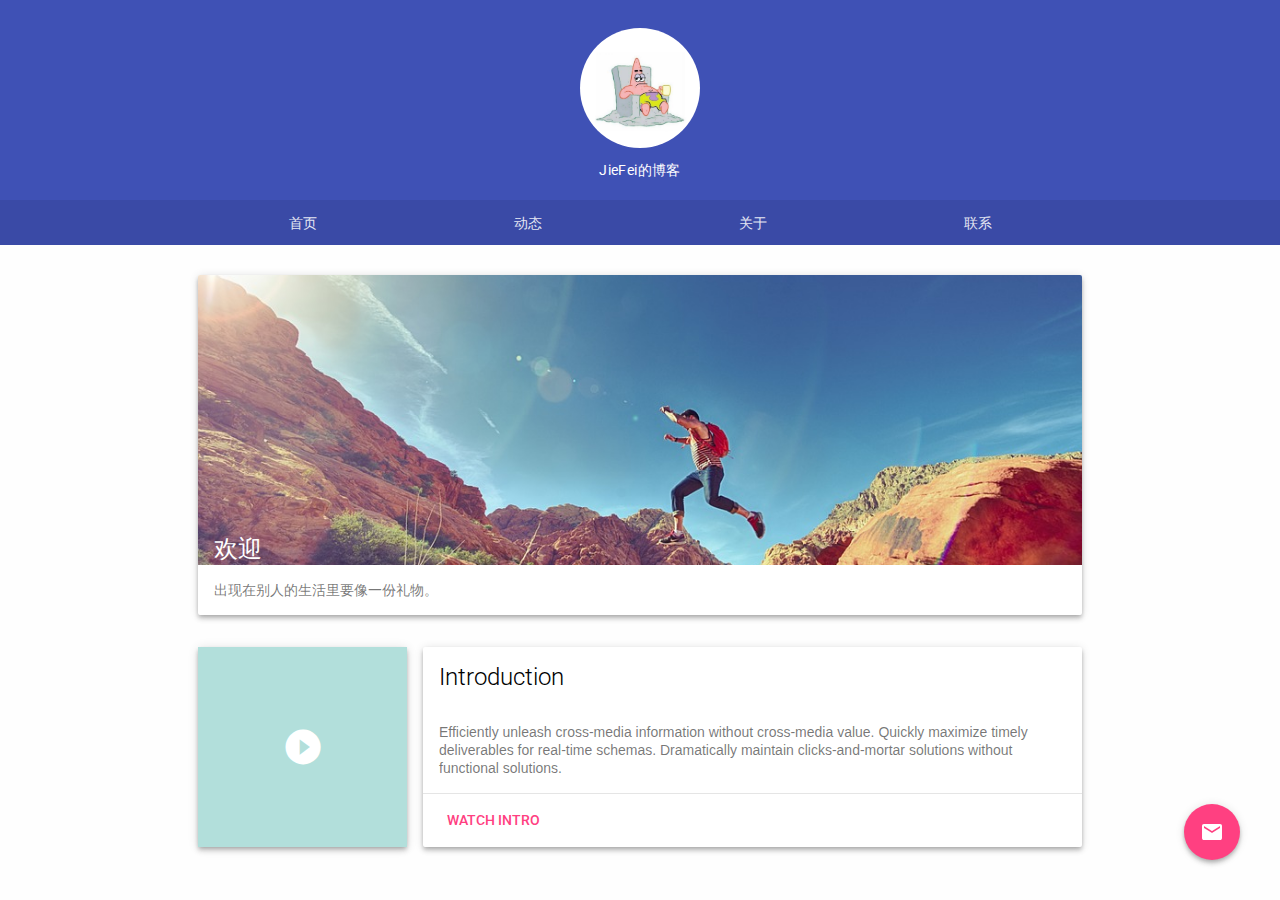
<file: index.html>
<!DOCTYPE html>
<html lang="en-US">
  <head>
    <meta charset="UTF-8">
    <meta http-equiv="X-UA-Compatible" content="IE=edge">
    <meta name="viewport" content="width=device-width, initial-scale=1">
    <title>JieFei的博客</title>
    <meta name="description" content="Demo of Material design portfolio template"/>
    <link href="./img/Google_Play_Books_16px_1097475_easyicon.net.ico" rel="shortcut icon" type="image/vnd.microsoft.icon" />
    <link href="https://fonts.googleapis.com/css?family=Roboto:regular,bold,italic,thin,light,bolditalic,black,medium&amp;amp;lang=en" rel="stylesheet">
    <link href="https://fonts.googleapis.com/icon?family=Material+Icons" rel="stylesheet">
    <link href="css/material.indigo-pink.min.css" rel="stylesheet">
    <link href="styles/main.css" rel="stylesheet">
  </head>
  <body id="top">
    <div class="mdl-layout mdl-js-layout mdl-layout--fixed-header"><a href="contact.html" id="contact-button" class="mdl-button mdl-button--fab mdl-js-button mdl-button--raised mdl-js-ripple-effect mdl-color--accent mdl-color-text--accent-contrast mdl-shadow--4dp"><i class="material-icons">mail</i></a>
      <header class="mdl-layout__header mdl-layout__header--waterfall site-header">
        <div class="mdl-layout__header-row site-logo-row"><span class="mdl-layout__title">
            <div class="site-logo"></div><span class="site-description">JieFei的博客</span></span></div>
        <div class="mdl-layout__header-row site-navigation-row mdl-layout--large-screen-only">
          <nav class="mdl-navigation mdl-typography--body-1-force-preferred-font"><a class="mdl-navigation__link" href="index.html">首页</a><a class="mdl-navigation__link" href="portfolio.html">动态</a><a class="mdl-navigation__link" href="about.html">关于</a><a class="mdl-navigation__link" href="contact.html">联系</a>
          </nav>
        </div>
      </header>
      <div class="mdl-layout__drawer mdl-layout--small-screen-only">
        <nav class="mdl-navigation mdl-typography--body-1-force-preferred-font"><a class="mdl-navigation__link" href="index.html">首页</a><a class="mdl-navigation__link" href="portfolio.html">动态</a><a class="mdl-navigation__link" href="about.html">关于</a><a class="mdl-navigation__link" href="contact.html">联系</a>
        </nav>
      </div>
      <main class="mdl-layout__content">
        <div class="site-content">
          <div class="container"><div class="mdl-grid site-max-width">
    <div class="mdl-cell mdl-cell--12-col mdl-card mdl-shadow--4dp welcome-card portfolio-card">
        <div class="mdl-card__title">
          <h2 class="mdl-card__title-text">欢迎</h2>
        </div>
        <div class="mdl-card__supporting-text">
          出现在别人的生活里要像一份礼物。
        </div>
    </div>
</div>

<section class="section--center mdl-grid site-max-width">
  <header class="section__play-btn mdl-cell mdl-cell--3-col-desktop mdl-cell--2-col-tablet mdl-cell--4-col-phone mdl-color--teal-100 mdl-color-text--white  mdl-shadow--4dp">
    <i class="material-icons">play_circle_filled</i>
  </header>
  <div class="mdl-card mdl-cell mdl-cell--9-col-desktop mdl-cell--6-col-tablet mdl-cell--4-col-phone  mdl-shadow--4dp">
    <div class="mdl-card__title">
        <h2 class="mdl-card__title-text">Introduction</h2>
    </div>
    <div class="mdl-card__supporting-text">
      Efficiently unleash cross-media information without cross-media value. Quickly maximize timely deliverables for real-time schemas. Dramatically maintain clicks-and-mortar solutions without functional solutions.
    </div>
    <div class="mdl-card__actions  mdl-card--border">
      <a href="#" class="mdl-button mdl-button--colored mdl-js-button mdl-js-ripple-effect mdl-button--accent">Watch Intro</a>
    </div>
  </div>
</section>
<section class="section--center mdl-grid site-max-width">
    <div class="mdl-cell mdl-card mdl-shadow--4dp portfolio-card">
        <div class="mdl-card__media">
            <img class="article-image" src="img/portfolio1.jpg" border="0" alt="">
        </div>
        <div class="mdl-card__title">
            <h2 class="mdl-card__title-text">Rocky Peak</h2>
        </div>
        <div class="mdl-card__supporting-text">
            Enim labore aliqua consequat ut quis ad occaecat aliquip incididunt. Sunt nulla eu enim irure enim nostrud aliqua consectetur ad consectetur sunt ullamco officia. Ex officia laborum et consequat duis.
        </div>
    </div>
    <div class="mdl-cell mdl-card mdl-shadow--4dp portfolio-card">
        <div class="mdl-card__media">
            <img class="article-image" src="img/portfolio2.jpg" border="0" alt="">
        </div>
        <div class="mdl-card__title">
            <h2 class="mdl-card__title-text">Night Shadow</h2>
        </div>
        <div class="mdl-card__supporting-text">
            Enim labore aliqua consequat ut quis ad occaecat aliquip incididunt. Sunt nulla eu enim irure enim nostrud aliqua consectetur ad consectetur sunt ullamco officia. Ex officia laborum et consequat duis.
        </div>
    </div>
    <div class="mdl-cell mdl-card mdl-shadow--4dp portfolio-card">
        <div class="mdl-card__media">
            <img class="article-image" src="img/portfolio3.jpg" border="0" alt="">
        </div>
        <div class="mdl-card__title">
            <h2 class="mdl-card__title-text">Sky Reach</h2>
        </div>
        <div class="mdl-card__supporting-text">
            Enim labore aliqua consequat ut quis ad occaecat aliquip incididunt. Sunt nulla eu enim irure enim nostrud aliqua consectetur ad consectetur sunt ullamco officia. Ex officia laborum et consequat duis.
        </div>
    </div>
</section>

<section class="section--center mdl-grid site-max-width homepage-portfolio">
    <a class="mdl-button mdl-button--raised mdl-js-button mdl-js-ripple-effect mdl-button--accent" href="portfolio.html">View Portfolio</a>
</section>

<div class="homepage-footer">
  <section class="mdl-grid site-max-width">
      <div class="mdl-cell mdl-card mdl-cell--8-col mdl-cell--4-col-tablet  mdl-shadow--4dp portfolio-card">
        <div class="mdl-card__title">
            <h2 class="mdl-card__title-text">Testimonials</h2>
        </div>
        <ul class="demo-list-three mdl-list">
            <li class="mdl-list__item mdl-list__item--three-line">
              <span class="mdl-list__item-primary-content">
                <i class="material-icons mdl-list__item-avatar">person</i>
                <span>Amazing people, always ready to help!</span>
                <span class="mdl-list__item-text-body">
                  Bryan Cranston, CEO, Amazing.com
                </span>
              </span>
            </li>
            <li class="mdl-list__item mdl-list__item--three-line">
              <span class="mdl-list__item-primary-content">
                <i class="material-icons  mdl-list__item-avatar">person</i>
                <span>Awesome work, they can do almost anything..</span>
                <span class="mdl-list__item-text-body">
                Aaron Paul, Marketing Lead, Awesome.com
                </span>
              </span>
            </li>
        </ul>
      </div>
      <div class="demo-card-event mdl-cell mdl-card mdl-shadow--4dp event-card portfolio-card">
        <div class="mdl-card__title mdl-card--expand">
          <h4>
            Featured event:<br>
            Community Meetup
            May 24, 2018<br>
            7-11pm
          </h4>
        </div>
        <div class="mdl-card__actions mdl-card--border">
          <a class="mdl-button mdl-button--colored mdl-js-button mdl-js-ripple-effect mdl-button--accent">
            Add to Calendar
          </a>
          <div class="mdl-layout-spacer"></div>
          <i class="material-icons">event</i>
        </div>
      </div>
  </section>
</div></div>
        </div>
        <footer class="mdl-mini-footer">
          <div class="footer-container">
            <div class="mdl-logo">小尾巴</div>
          </div>
        </footer>
      </main>
      <script src="js/material.min.js" defer></script>
    </div>
  </body>
</html>
</file>
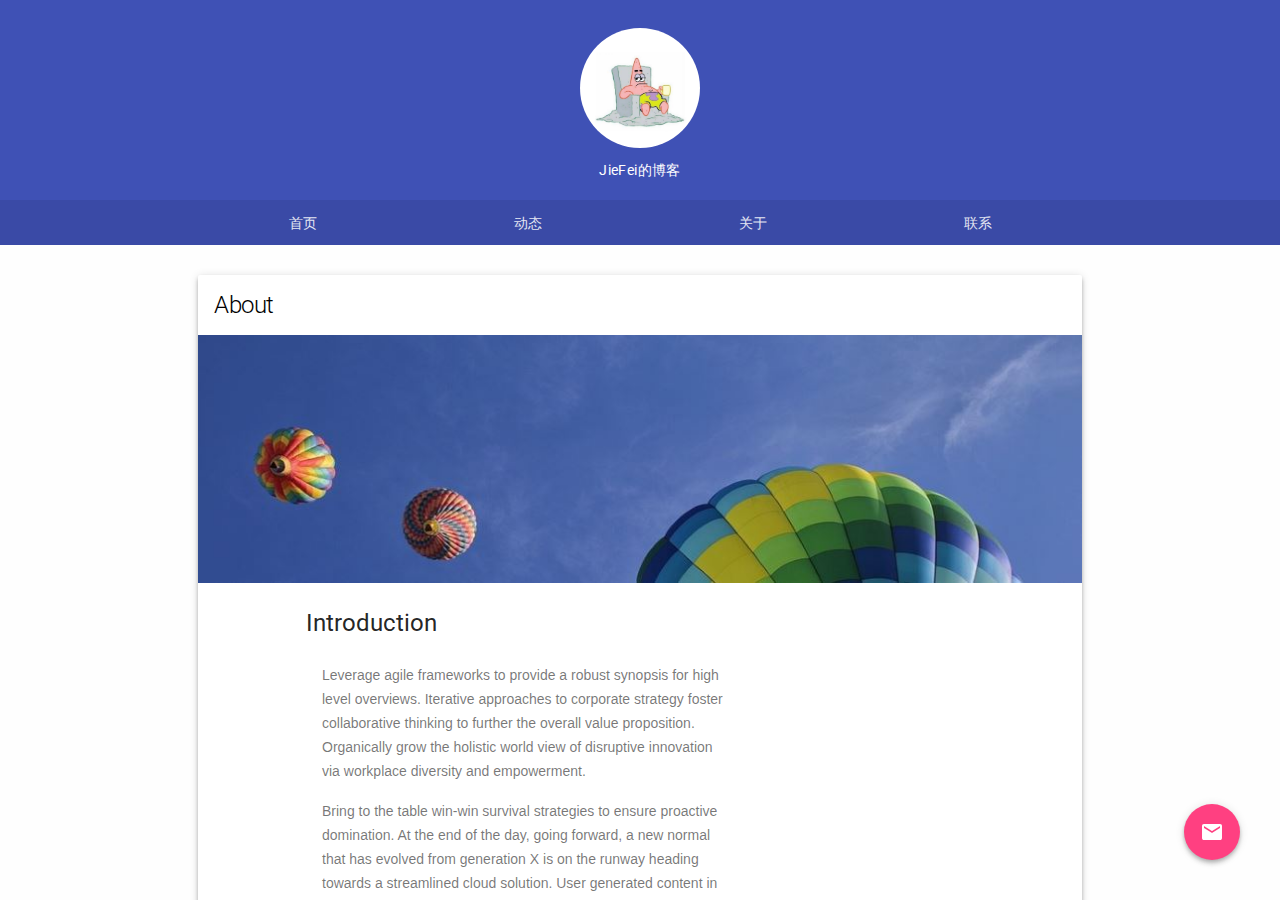
<file: about.html>
<!DOCTYPE html>
<html lang="en-US">
  <head>
    <meta charset="UTF-8">
    <meta http-equiv="X-UA-Compatible" content="IE=edge">
    <meta name="viewport" content="width=device-width, initial-scale=1">
    <title>关于</title>
    <meta name="description" content="Your about page description"/>
    <link href="./img/Google_Play_Books_16px_1097475_easyicon.net.ico" rel="shortcut icon" type="image/vnd.microsoft.icon" />
    <link href="https://fonts.googleapis.com/css?family=Roboto:regular,bold,italic,thin,light,bolditalic,black,medium&amp;amp;lang=en" rel="stylesheet">
    <link href="https://fonts.googleapis.com/icon?family=Material+Icons" rel="stylesheet">
    <link href="css/material.indigo-pink.min.css" rel="stylesheet">
    <link href="styles/main.css" rel="stylesheet">
  </head>
  <body id="top">
    <div class="mdl-layout mdl-js-layout mdl-layout--fixed-header"><a href="contact.html" id="contact-button" class="mdl-button mdl-button--fab mdl-js-button mdl-button--raised mdl-js-ripple-effect mdl-color--accent mdl-color-text--accent-contrast mdl-shadow--4dp"><i class="material-icons">mail</i></a>
      <header class="mdl-layout__header mdl-layout__header--waterfall site-header">
        <div class="mdl-layout__header-row site-logo-row"><span class="mdl-layout__title">
            <div class="site-logo"></div><span class="site-description">JieFei的博客</span></span></div>
        <div class="mdl-layout__header-row site-navigation-row mdl-layout--large-screen-only">
          <nav class="mdl-navigation mdl-typography--body-1-force-preferred-font"><a class="mdl-navigation__link" href="index.html">首页</a><a class="mdl-navigation__link" href="portfolio.html">动态</a><a class="mdl-navigation__link" href="about.html">关于</a><a class="mdl-navigation__link" href="contact.html">联系</a>
          </nav>
        </div>
      </header>
      <div class="mdl-layout__drawer mdl-layout--small-screen-only">
        <nav class="mdl-navigation mdl-typography--body-1-force-preferred-font"><a class="mdl-navigation__link" href="index.html">首页</a><a class="mdl-navigation__link" href="portfolio.html">动态</a><a class="mdl-navigation__link" href="about.html">关于</a><a class="mdl-navigation__link" href="contact.html">联系</a>
        </nav>
      </div>
      <main class="mdl-layout__content">
        <div class="site-content">
          <div class="mdl-grid site-max-width">
            <div class="mdl-cell mdl-cell--12-col mdl-card mdl-shadow--4dp page-content">
              <div class="mdl-card__title">
                <h1 class="mdl-card__title-text">About</h1>
              </div>
              <div class="mdl-card__media"><img class="article-image" src="img/about.jpg" border="0" alt="About">
              </div>
              <div class="mdl-grid site-copy">
                <div class="mdl-cell mdl-cell--12-col"><h3 class="mdl-cell mdl-cell--12-col mdl-typography--headline">Introduction</h3>
<div class="mdl-cell mdl-cell--8-col mdl-card__supporting-text no-padding ">
    <p>Leverage agile frameworks to provide a robust synopsis for high level overviews. Iterative approaches to corporate strategy foster collaborative thinking to further the overall value proposition. Organically grow the holistic world view of disruptive innovation via workplace diversity and empowerment.</p>
    <p>Bring to the table win-win survival strategies to ensure proactive domination. At the end of the day, going forward, a new normal that has evolved from generation X is on the runway heading towards a streamlined cloud solution. User generated content in real-time will have multiple touchpoints for offshoring.</p>
</div>


<h3 class="mdl-cell mdl-cell--12-col mdl-typography--headline">Mission</h3>
<div class="mdl-cell mdl-cell--8-col mdl-card__supporting-text no-padding ">
    <p>
        Capitalize on low hanging fruit to identify a ballpark value added activity to beta test. Override the digital divide with additional clickthroughs from DevOps. Nanotechnology immersion along the information highway will close the loop on focusing solely on the bottom line.
    </p>
</div>


<h3 class="mdl-cell mdl-cell--12-col mdl-typography--headline">Team</h3>

<div class="mdl-grid">
  <div class="mdl-cell mdl-cell--4-col">
    <div class="demo-card-image mdl-card mdl-shadow--2dp person1">
      <div class="mdl-card__title mdl-card--expand"></div>
      <div class="mdl-card__actions">
        <span class="demo-card-image__filename">John Doe</span>
      </div>
    </div>
  </div>

  <div class="mdl-cell mdl-cell--4-col">
    <div class="demo-card-image mdl-card mdl-shadow--2dp person2">
      <div class="mdl-card__title mdl-card--expand"></div>
      <div class="mdl-card__actions">
        <span class="demo-card-image__filename">Gary Doe</span>
      </div>
    </div>
  </div>
</div>

</div>
              </div>
            </div>
          </div>
        </div>
        <footer class="mdl-mini-footer">
          <div class="footer-container">
            <div class="mdl-logo">Copyright &copy; 2019.Company name All rights reserved.<a target="_blank" href="http://sc.chinaz.com/moban/">&#x7F51;&#x9875;&#x6A21;&#x677F;</a></div>
            <ul class="mdl-mini-footer__link-list">
              <li><a href="#">Privacy & Terms</a></li>
            </ul>
          </div>
        </footer>
      </main>
      <script src="js/material.min.js" defer></script>
    </div>
  </body>
</html>
</file>
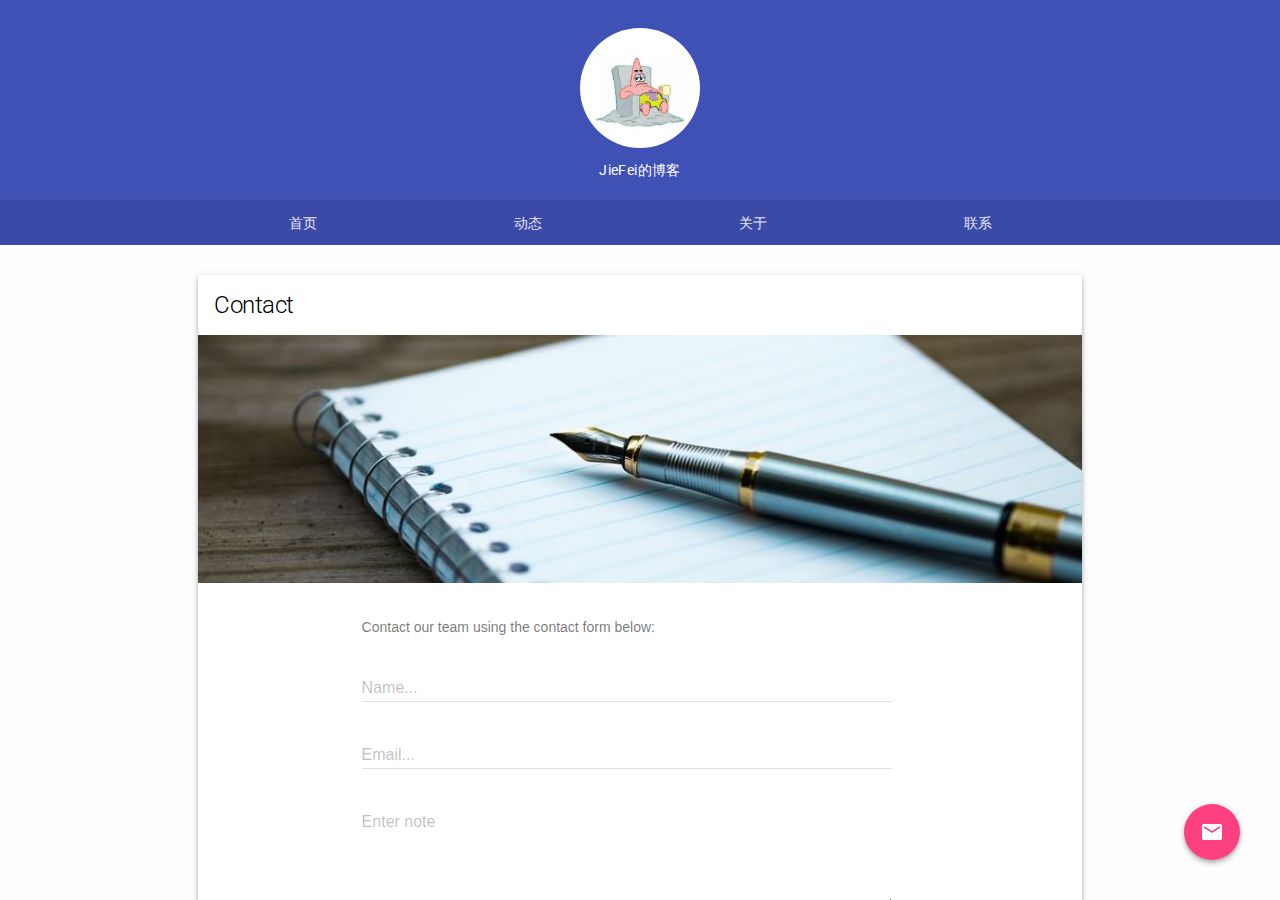
<file: contact.html>
<!DOCTYPE html>
<html lang="en-US">
  <head>
    <meta charset="UTF-8">
    <meta http-equiv="X-UA-Compatible" content="IE=edge">
    <meta name="viewport" content="width=device-width, initial-scale=1">
    <title>联系</title>
    <meta name="description" content="Your contact page description"/>
    <link href="./img/Google_Play_Books_16px_1097475_easyicon.net.ico" rel="shortcut icon" type="image/vnd.microsoft.icon" />
    <link href="https://fonts.googleapis.com/css?family=Roboto:regular,bold,italic,thin,light,bolditalic,black,medium&amp;amp;lang=en" rel="stylesheet">
    <link href="https://fonts.googleapis.com/icon?family=Material+Icons" rel="stylesheet">
    <link href="css/material.indigo-pink.min.css" rel="stylesheet">
    <link href="styles/main.css" rel="stylesheet">
  </head>
  <body id="top">
    <div class="mdl-layout mdl-js-layout mdl-layout--fixed-header"><a href="contact.html" id="contact-button" class="mdl-button mdl-button--fab mdl-js-button mdl-button--raised mdl-js-ripple-effect mdl-color--accent mdl-color-text--accent-contrast mdl-shadow--4dp"><i class="material-icons">mail</i></a>
      <header class="mdl-layout__header mdl-layout__header--waterfall site-header">
        <div class="mdl-layout__header-row site-logo-row"><span class="mdl-layout__title">
            <div class="site-logo"></div><span class="site-description">JieFei的博客</span></span></div>
        <div class="mdl-layout__header-row site-navigation-row mdl-layout--large-screen-only">
          <nav class="mdl-navigation mdl-typography--body-1-force-preferred-font"><a class="mdl-navigation__link" href="index.html">首页</a><a class="mdl-navigation__link" href="portfolio.html">动态</a><a class="mdl-navigation__link" href="about.html">关于</a><a class="mdl-navigation__link" href="contact.html">联系</a>
          </nav>
        </div>
      </header>
      <div class="mdl-layout__drawer mdl-layout--small-screen-only">
        <nav class="mdl-navigation mdl-typography--body-1-force-preferred-font"><a class="mdl-navigation__link" href="index.html">首页</a><a class="mdl-navigation__link" href="portfolio.html">动态</a><a class="mdl-navigation__link" href="about.html">关于</a><a class="mdl-navigation__link" href="contact.html">联系</a>
        </nav>
      </div>
      <main class="mdl-layout__content">
        <div class="site-content">
          <div class="mdl-grid site-max-width">
            <div class="mdl-cell mdl-cell--12-col mdl-card mdl-shadow--4dp page-content">
              <div class="mdl-card__title">
                <h1 class="mdl-card__title-text">Contact</h1>
              </div>
              <div class="mdl-card__media"><img class="article-image" src="img/contact.jpg" border="0" alt="Contact">
              </div>
              <div class="mdl-grid site-copy">
                <div class="mdl-cell mdl-cell--12-col"><div class="mdl-card__supporting-text">
  <p>Contact our team using the contact form below:</p>
  <form action="https://formspree.io/email@example.com" method="POST" class="form-contact">
      <div class="mdl-textfield mdl-js-textfield mdl-textfield--floating-label">
          <input class="mdl-textfield__input" pattern="[A-Z,a-z, ]*" type="text" id="Name" name="name">
          <label class="mdl-textfield__label" for="Name">Name...</label>
          <span class="mdl-textfield__error">Letters and spaces only</span>
      </div>
      <div class="mdl-textfield mdl-js-textfield mdl-textfield--floating-label">
          <input class="mdl-textfield__input" type="text" id="Email" name="_replyto">
          <label class="mdl-textfield__label" for="Email">Email...</label>
      </div>
      <div class="mdl-textfield mdl-js-textfield mdl-textfield--floating-label">
          <textarea class="mdl-textfield__input" type="text" rows="5" id="note" name="message"></textarea>
          <label class="mdl-textfield__label" for="note">Enter note</label>
      </div>
      <p>
          <button class="mdl-button mdl-js-button mdl-button--raised mdl-js-ripple-effect mdl-button--accent" type="submit">
              Submit
          </button>
      </p>
  </form>
</div></div>
              </div>
            </div>
          </div>
        </div>
        <footer class="mdl-mini-footer">
          <div class="footer-container">
            <div class="mdl-logo">Copyright &copy; 2019.Company name All rights reserved.<a target="_blank" href="http://sc.chinaz.com/moban/">&#x7F51;&#x9875;&#x6A21;&#x677F;</a></div>
            <ul class="mdl-mini-footer__link-list">
              <li><a href="#">Privacy & Terms</a></li>
            </ul>
          </div>
        </footer>
      </main>
      <script src="js/material.min.js" defer></script>
    </div>
  </body>
</html>
</file>
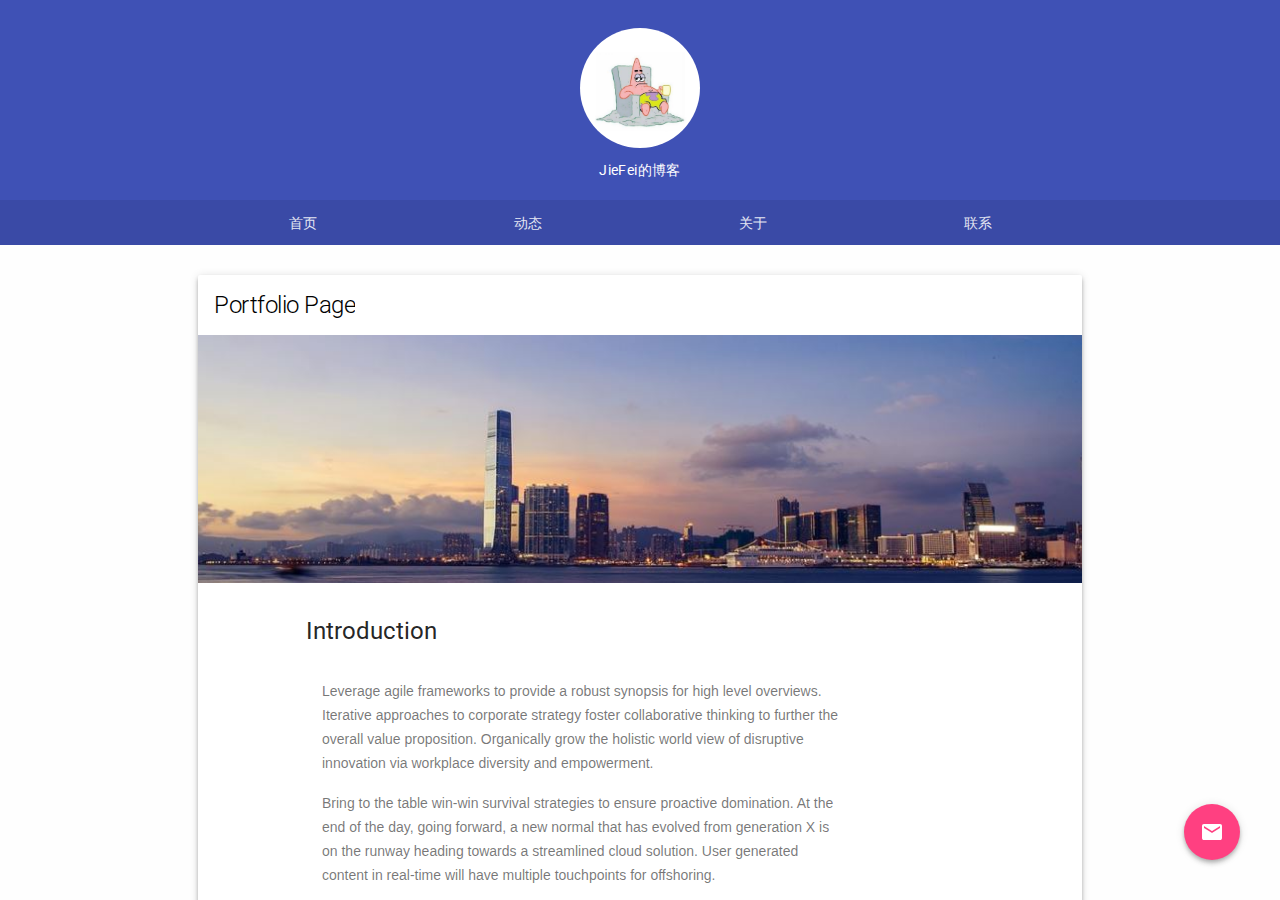
<file: portfolio-page.html>
<!DOCTYPE html>
<html lang="en-US">
  <head>
    <meta charset="UTF-8">
    <meta http-equiv="X-UA-Compatible" content="IE=edge">
    <meta name="viewport" content="width=device-width, initial-scale=1">
    <title>详情页</title>
    <meta name="description" content="Your portfolio page description"/>
    <link href="./img/Google_Play_Books_16px_1097475_easyicon.net.ico" rel="shortcut icon" type="image/vnd.microsoft.icon" />
    <link href="https://fonts.googleapis.com/css?family=Roboto:regular,bold,italic,thin,light,bolditalic,black,medium&amp;amp;lang=en" rel="stylesheet">
    <link href="https://fonts.googleapis.com/icon?family=Material+Icons" rel="stylesheet">
    <link href="css/material.indigo-pink.min.css" rel="stylesheet">
    <link href="styles/main.css" rel="stylesheet">
  </head>
  <body id="top">
    <div class="mdl-layout mdl-js-layout mdl-layout--fixed-header"><a href="contact.html" id="contact-button" class="mdl-button mdl-button--fab mdl-js-button mdl-button--raised mdl-js-ripple-effect mdl-color--accent mdl-color-text--accent-contrast mdl-shadow--4dp"><i class="material-icons">mail</i></a>
      <header class="mdl-layout__header mdl-layout__header--waterfall site-header">
        <div class="mdl-layout__header-row site-logo-row"><span class="mdl-layout__title">
            <div class="site-logo"></div><span class="site-description">JieFei的博客</span></span></div>
        <div class="mdl-layout__header-row site-navigation-row mdl-layout--large-screen-only">
          <nav class="mdl-navigation mdl-typography--body-1-force-preferred-font"><a class="mdl-navigation__link" href="index.html">首页</a><a class="mdl-navigation__link" href="portfolio.html">动态</a><a class="mdl-navigation__link" href="about.html">关于</a><a class="mdl-navigation__link" href="contact.html">联系</a>
          </nav>
        </div>
      </header>
      <div class="mdl-layout__drawer mdl-layout--small-screen-only">
        <nav class="mdl-navigation mdl-typography--body-1-force-preferred-font"><a class="mdl-navigation__link" href="index.html">首页</a><a class="mdl-navigation__link" href="portfolio.html">动态</a><a class="mdl-navigation__link" href="about.html">关于</a><a class="mdl-navigation__link" href="contact.html">联系</a>
        </nav>
      </div>
      <main class="mdl-layout__content">
        <div class="site-content">
          <div class="mdl-grid site-max-width">
            <div class="mdl-cell mdl-cell--12-col mdl-card mdl-shadow--4dp page-content">
              <div class="mdl-card__title">
                <h1 class="mdl-card__title-text">Portfolio Page</h1>
              </div>
              <div class="mdl-card__media"><img class="article-image" src="img/portfolio-header.jpg" border="0" alt="Portfolio Page">
              </div>
              <div class="mdl-grid site-copy">
                <div class="mdl-cell mdl-cell--12-col"><p><h3 class="mdl-cell mdl-cell--12-col mdl-typography--headline">Introduction</h3></p>
<div class="mdl-cell mdl-cell--10-col mdl-card__supporting-text no-padding ">
    <p>Leverage agile frameworks to provide a robust synopsis for high level overviews. Iterative approaches to corporate strategy foster collaborative thinking to further the overall value proposition. Organically grow the holistic world view of disruptive innovation via workplace diversity and empowerment.</p>
    <p>Bring to the table win-win survival strategies to ensure proactive domination. At the end of the day, going forward, a new normal that has evolved from generation X is on the runway heading towards a streamlined cloud solution. User generated content in real-time will have multiple touchpoints for offshoring.</p>
</div>


<div class="mdl-grid">
<h3 class="mdl-cell mdl-cell--12-col mdl-typography--headline">Design</h3>
<div class="mdl-cell mdl-cell--6-col mdl-card__supporting-text no-padding ">
    <p>
        Capitalize on low hanging fruit to identify a ballpark value added activity to beta test. Override the digital divide with additional clickthroughs from DevOps. Nanotechnology immersion along the information highway will close the loop on focusing solely on the bottom line.
    </p>
</div>
  <div class="mdl-cell mdl-cell--6-col">
      <img class="article-image" src="img/portfolio4.jpg" border="0" alt="">
  </div>
</div>

<div class="mdl-grid">
  <h3 class="mdl-cell mdl-cell--12-col mdl-typography--headline">Product</h3>
  <div class="mdl-cell mdl-cell--9-col mdl-card__supporting-text no-padding ">
      <p>
          Capitalize on low hanging fruit to identify a ballpark value added activity to beta test. Override the digital divide with additional clickthroughs from DevOps. Nanotechnology immersion along the information highway will close the loop on focusing solely on the bottom line.
      </p>
  </div>
  <div class="mdl-cell mdl-cell--3-col mdl-card__supporting-text no-padding ">
      <a class="mdl-button mdl-button--raised mdl-js-button mdl-js-ripple-effect mdl-button--accent" href="#">View<span class="mdl-button__ripple-container"><span class="mdl-ripple"></span></span></a>
  </div>
</div>
</div>
              </div>
            </div>
          </div>
        </div>
        <footer class="mdl-mini-footer">
          <div class="footer-container">
            <div class="mdl-logo">Copyright &copy; 2019.Company name All rights reserved.<a target="_blank" href="http://sc.chinaz.com/moban/">&#x7F51;&#x9875;&#x6A21;&#x677F;</a></div>
            <ul class="mdl-mini-footer__link-list">
              <li><a href="#">Privacy & Terms</a></li>
            </ul>
          </div>
        </footer>
      </main>
      <script src="js/material.min.js" defer></script>
    </div>
  </body>
</html>
</file>
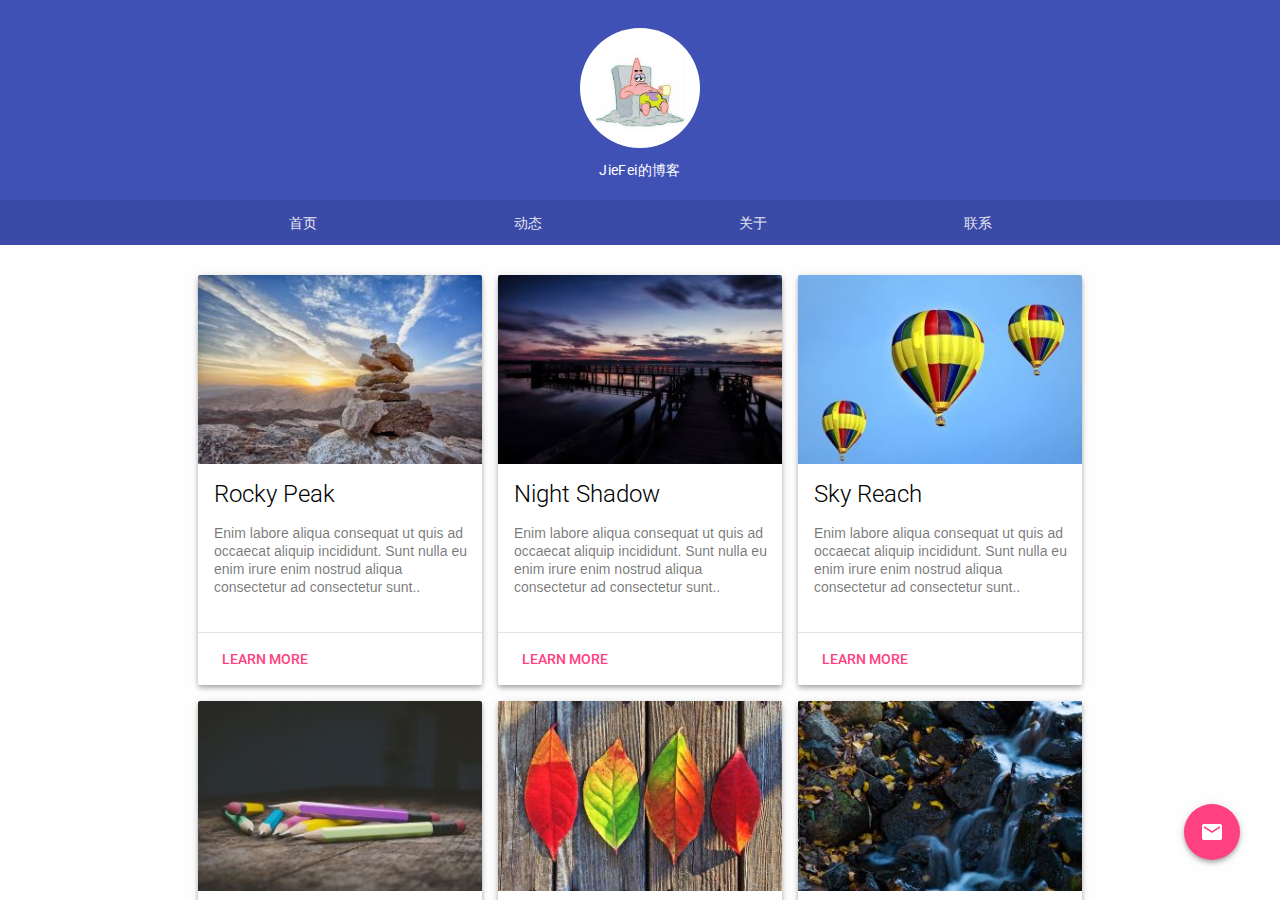
<file: portfolio.html>
<!DOCTYPE html>
<html lang="en-US">
  <head>
    <meta charset="UTF-8">
    <meta http-equiv="X-UA-Compatible" content="IE=edge">
    <meta name="viewport" content="width=device-width, initial-scale=1">
    <title>动态</title>
    <meta name="description" content="Demo of Material design portfolio template"/>
    <link href="./img/Google_Play_Books_16px_1097475_easyicon.net.ico" rel="shortcut icon" type="image/vnd.microsoft.icon" />
    <link href="https://fonts.googleapis.com/css?family=Roboto:regular,bold,italic,thin,light,bolditalic,black,medium&amp;amp;lang=en" rel="stylesheet">
    <link href="https://fonts.googleapis.com/icon?family=Material+Icons" rel="stylesheet">
    <link href="css/material.indigo-pink.min.css" rel="stylesheet">
    <link href="styles/main.css" rel="stylesheet">
  </head>
  <body id="top">
    <div class="mdl-layout mdl-js-layout mdl-layout--fixed-header"><a href="contact.html" id="contact-button" class="mdl-button mdl-button--fab mdl-js-button mdl-button--raised mdl-js-ripple-effect mdl-color--accent mdl-color-text--accent-contrast mdl-shadow--4dp"><i class="material-icons">mail</i></a>
      <header class="mdl-layout__header mdl-layout__header--waterfall site-header">
        <div class="mdl-layout__header-row site-logo-row"><span class="mdl-layout__title">
            <div class="site-logo"></div><span class="site-description">JieFei的博客</span></span></div>
        <div class="mdl-layout__header-row site-navigation-row mdl-layout--large-screen-only">
          <nav class="mdl-navigation mdl-typography--body-1-force-preferred-font"><a class="mdl-navigation__link" href="index.html">首页</a><a class="mdl-navigation__link" href="portfolio.html">动态</a><a class="mdl-navigation__link" href="about.html">关于</a><a class="mdl-navigation__link" href="contact.html">联系</a>
          </nav>
        </div>
      </header>
      <div class="mdl-layout__drawer mdl-layout--small-screen-only">
        <nav class="mdl-navigation mdl-typography--body-1-force-preferred-font"><a class="mdl-navigation__link" href="index.html">首页</a><a class="mdl-navigation__link" href="portfolio.html">动态</a><a class="mdl-navigation__link" href="about.html">关于</a><a class="mdl-navigation__link" href="contact.html">联系</a>
        </nav>
      </div>
      <main class="mdl-layout__content">
        <div class="site-content">
          <div class="container"><div class="mdl-grid site-max-width">
    <div class="mdl-cell mdl-card mdl-shadow--4dp portfolio-card">
        <div class="mdl-card__media">
            <img class="article-image" src="img/portfolio1.jpg" border="0" alt="">
        </div>
        <div class="mdl-card__title">
            <h2 class="mdl-card__title-text">Rocky Peak</h2>
        </div>
        <div class="mdl-card__supporting-text">
            Enim labore aliqua consequat ut quis ad occaecat aliquip incididunt. Sunt nulla eu enim irure enim nostrud aliqua consectetur ad consectetur sunt..
        </div><br>        <div class="mdl-card__actions mdl-card--border">
          <a class="mdl-button mdl-button--colored mdl-js-button mdl-js-ripple-effect mdl-button--accent" href="portfolio-page.html">
            Learn More
          </a>
        </div>
    </div>
    <div class="mdl-cell mdl-card mdl-shadow--4dp portfolio-card">
        <div class="mdl-card__media">
            <img class="article-image" src="img/portfolio2.jpg" border="0" alt="">
        </div>
        <div class="mdl-card__title">
            <h2 class="mdl-card__title-text">Night Shadow</h2>
        </div>
        <div class="mdl-card__supporting-text">
            Enim labore aliqua consequat ut quis ad occaecat aliquip incididunt. Sunt nulla eu enim irure enim nostrud aliqua consectetur ad consectetur sunt..
        </div><br>        <div class="mdl-card__actions mdl-card--border">
          <a class="mdl-button mdl-button--colored mdl-js-button mdl-js-ripple-effect mdl-button--accent" href="portfolio-page.html">
            Learn More
          </a>
        </div>
    </div>
    <div class="mdl-cell mdl-card mdl-shadow--4dp portfolio-card">
        <div class="mdl-card__media">
            <img class="article-image" src="img/portfolio3.jpg" border="0" alt="">
        </div>
        <div class="mdl-card__title">
            <h2 class="mdl-card__title-text">Sky Reach</h2>
        </div>
        <div class="mdl-card__supporting-text">
            Enim labore aliqua consequat ut quis ad occaecat aliquip incididunt. Sunt nulla eu enim irure enim nostrud aliqua consectetur ad consectetur sunt..
        </div><br>        <div class="mdl-card__actions mdl-card--border">
          <a class="mdl-button mdl-button--colored mdl-js-button mdl-js-ripple-effect mdl-button--accent" href="portfolio-page.html">
            Learn More
          </a>
        </div>
    </div><br>    <div class="mdl-cell mdl-card mdl-shadow--4dp portfolio-card">
        <div class="mdl-card__media">
            <img class="article-image" src="img/portfolio4.jpg" border="0" alt="">
        </div>
        <div class="mdl-card__title">
            <h2 class="mdl-card__title-text">Pencil Tip</h2>
        </div>
        <div class="mdl-card__supporting-text">
            Enim labore aliqua consequat ut quis ad occaecat aliquip incididunt. Sunt nulla eu enim irure enim nostrud aliqua consectetur ad consectetur sunt..
        </div><br>        <div class="mdl-card__actions mdl-card--border">
          <a class="mdl-button mdl-button--colored mdl-js-button mdl-js-ripple-effect mdl-button--accent" href="portfolio-page.html">
            Learn More
          </a>
        </div>
    </div><br>    <div class="mdl-cell mdl-card mdl-shadow--4dp portfolio-card">
        <div class="mdl-card__media">
            <img class="article-image" src="img/portfolio5.jpg" border="0" alt="">
        </div>
        <div class="mdl-card__title">
            <h2 class="mdl-card__title-text">Magic Leaves</h2>
        </div>
        <div class="mdl-card__supporting-text">
            Enim labore aliqua consequat ut quis ad occaecat aliquip incididunt. Sunt nulla eu enim irure enim nostrud aliqua consectetur ad consectetur sunt..
        </div><br>        <div class="mdl-card__actions mdl-card--border">
          <a class="mdl-button mdl-button--colored mdl-js-button mdl-js-ripple-effect mdl-button--accent" href="portfolio-page.html">
            Learn More
          </a>
        </div>
    </div><br>    <div class="mdl-cell mdl-card mdl-shadow--4dp portfolio-card">
        <div class="mdl-card__media">
            <img class="article-image" src="img/portfolio6.jpg" border="0" alt="">
        </div>
        <div class="mdl-card__title">
            <h2 class="mdl-card__title-text">Water Flow</h2>
        </div>
        <div class="mdl-card__supporting-text">
            Enim labore aliqua consequat ut quis ad occaecat aliquip incididunt. Sunt nulla eu enim irure enim nostrud aliqua consectetur ad consectetur sunt..
        </div><br>        <div class="mdl-card__actions mdl-card--border">
          <a class="mdl-button mdl-button--colored mdl-js-button mdl-js-ripple-effect mdl-button--accent" href="portfolio-page.html">
            Learn More
          </a>
        </div>
    </div><br>    <div class="mdl-cell mdl-card mdl-shadow--4dp portfolio-card">
        <div class="mdl-card__media">
            <img class="article-image" src="img/portfolio7.jpg" border="0" alt="">
        </div>
        <div class="mdl-card__title">
            <h2 class="mdl-card__title-text">Lonely Bridge</h2>
        </div>
        <div class="mdl-card__supporting-text">
            Enim labore aliqua consequat ut quis ad occaecat aliquip incididunt. Sunt nulla eu enim irure enim nostrud aliqua consectetur ad consectetur sunt..
        </div><br>        <div class="mdl-card__actions mdl-card--border">
          <a class="mdl-button mdl-button--colored mdl-js-button mdl-js-ripple-effect mdl-button--accent" href="portfolio-page.html">
            Learn More
          </a>
        </div>
    </div><br>    <div class="mdl-cell mdl-card mdl-shadow--4dp portfolio-card">
        <div class="mdl-card__media">
            <img class="article-image" src="img/portfolio8.jpg" border="0" alt="">
        </div>
        <div class="mdl-card__title">
            <h2 class="mdl-card__title-text">Busy Street</h2>
        </div>
        <div class="mdl-card__supporting-text">
            Enim labore aliqua consequat ut quis ad occaecat aliquip incididunt. Sunt nulla eu enim irure enim nostrud aliqua consectetur ad consectetur sunt..
        </div><br>        <div class="mdl-card__actions mdl-card--border">
          <a class="mdl-button mdl-button--colored mdl-js-button mdl-js-ripple-effect mdl-button--accent" href="portfolio-page.html">
            Learn More
          </a>
        </div>
    </div><br>    <div class="mdl-cell mdl-card mdl-shadow--4dp portfolio-card">
        <div class="mdl-card__media">
            <img class="article-image" src="img/portfolio9.jpg" border="0" alt="">
        </div>
        <div class="mdl-card__title">
            <h2 class="mdl-card__title-text">City Scape</h2>
        </div>
        <div class="mdl-card__supporting-text">
            Enim labore aliqua consequat ut quis ad occaecat aliquip incididunt. Sunt nulla eu enim irure enim nostrud aliqua consectetur ad consectetur sunt..
        </div><br>        <div class="mdl-card__actions mdl-card--border">
          <a class="mdl-button mdl-button--colored mdl-js-button mdl-js-ripple-effect mdl-button--accent" href="portfolio-page.html">
            Learn More
          </a>
        </div>
    </div>
</div></div>
        </div>
        <footer class="mdl-mini-footer">
          <div class="footer-container">
            <div class="mdl-logo">Copyright &copy; 2019.Company name All rights reserved.<a target="_blank" href="http://sc.chinaz.com/moban/">&#x7F51;&#x9875;&#x6A21;&#x677F;</a></div>
            <ul class="mdl-mini-footer__link-list">
              <li><a href="#">Privacy & Terms</a></li>
            </ul>
          </div>
        </footer>
      </main>
      <script src="js/material.min.js" defer></script>
    </div>
  </body>
</html>
</file>
<file: styles/main.css>
img {
  max-width: 100%;
}

.site-header {
  position: relative;
}

.site-header .mdl-layout__header-row {
  padding: 0;
  -ms-flex-pack: center;
  justify-content: center;
}

.site-description {
  display: block;
  font-size: 14px;
  text-align: center;
  font-weight: 400;
  margin-bottom: 10px;
}

.is-compact .mdl-layout__title span {
  display: none;
}

.site-logo-row {
  min-height: 200px;
}

.is-compact .site-logo-row {
  min-height: auto;
}

.site-logo {
  border-radius: 50%;
  background: url(../img/pic.jpg) 50% no-repeat;
  background-size: cover;
  height: 120px;
  width: 120px;
  margin: 15px auto;
}

.is-compact .site-logo {
  height: 50px;
  width: 50px;
  margin: 7px auto;
}

.site-navigation-row {
  background-color: rgba(0, 0, 0, 0.08);
  text-transform: uppercase;
  height: 45px;
}

.site-navigation-row .mdl-navigation {
  text-align: center;
  max-width: 900px;
  width: 100%;
}

.site-navigation-row .mdl-navigation__link {
  -ms-flex: 1;
  flex: 1;
  line-height: 42px;
  color: #fff;
}
.tlinks {
  text-indent: -9999px;
  height: 0;
  line-height: 0;
  font-size: 0;
  overflow: hidden;
}
.site-navigation-row .is-active {
  position: relative;
  font-weight: bold;
  opacity: 1;
}

.site-navigation-row .mdl-navigation__link:hover {
  opacity: 1;
}

.mdl-layout__header .mdl-layout__drawer-button {
  color: #fff;
}

.mdl-layout__content {
  background-color: #fefefe;
}

.site-content {
  margin: 1em auto;
  min-height: 580px;
}

.page-content {
  padding-bottom: 2em;
}

.site-max-width {
  max-width: 900px;
  margin: auto;
}

.site-copy {
  max-width: 700px;
}

.welcome-card > .mdl-card__title {
  color: #fff;
  height: 290px;
  background: url("../img/cover.jpg") center/cover;
}

.event-card {
  background: #3e4eb8;
}

.event-card .mdl-card__actions {
  border-color: rgba(255, 255, 255, 0.2);
}

.event-card .mdl-card__title {
  -ms-flex-align: start;
  align-items: flex-start;
}

.event-card .mdl-card__title > h4 {
  margin-top: 0;
}

.event-card .mdl-card__actions {
  display: -ms-flexbox;
  display: flex;
  box-sizing: border-box;
  -ms-flex-align: center;
  align-items: center;
}

.event-card .mdl-card__actions > .material-icons {
  padding-right: 10px;
}

.event-card .mdl-card__title,
.event-card .mdl-card__actions,
.event-card .mdl-card__actions > .mdl-button {
  color: #fff;
}

.section__play-btn {
  display: -ms-flexbox;
  display: flex;
  -ms-flex-align: center;
  align-items: center;
  -ms-flex-pack: center;
  justify-content: center;
  min-height: 150px;
}

.section__play-btn .material-icons {
  font-size: 3rem;
}

.section--center {
  margin: 0 auto 2rem;
}

.homepage-portfolio .mdl-button {
  margin: 0 auto;
}

.homepage-footer {
  background: #eee;
  margin-bottom: -1em;
  padding: 2rem 0;
}

.portfolio-card .mdl-card__title {
  padding-bottom: 0;
}

img.article-image {
  width: 100%;
  height: auto;
}

.demo-card-image.mdl-card {
  width: 192px;
  height: 192px;
}

.person1 {
  background: url("../img/person1.jpg") center/cover;
}

.person2 {
  background: url("../img/person2.jpg") center/cover;
}

.demo-card-image > .mdl-card__actions {
  height: 52px;
  padding: 16px;
  background: rgba(0, 0, 0, 0.3);
}

.demo-card-image__filename {
  color: #fff;
  font-size: 14px;
  font-weight: 500;
}

.form-contact .mdl-textfield {
  width: 100%;
}

#contact-button {
  position: fixed;
  display: block;
  right: 0;
  bottom: 0;
  margin-right: 40px;
  margin-bottom: 40px;
  z-index: 900;
}

footer .mdl-logo a {
  color: #fff;
  text-decoration: none;
  border-bottom: 1px dotted #aaa;
}

.footer-container {
  margin: 0 auto;
}

/* .mdl-layout__header{
  background-color: #98D24D;
} */
</file>
<file: css/material.indigo-pink.min.css>
/**
 * material-design-lite - Material Design Components in CSS, JS and HTML
 * @version v1.3.0
 * @license Apache-2.0
 * @copyright 2015 Google, Inc.
 * @link https://github.com/google/material-design-lite
 */
@charset "UTF-8";html{color:rgba(0,0,0,.87)}::-moz-selection{background:#b3d4fc;text-shadow:none}::selection{background:#b3d4fc;text-shadow:none}hr{display:block;height:1px;border:0;border-top:1px solid #ccc;margin:1em 0;padding:0}audio,canvas,iframe,img,svg,video{vertical-align:middle}fieldset{border:0;margin:0;padding:0}textarea{resize:vertical}.browserupgrade{margin:.2em 0;background:#ccc;color:#000;padding:.2em 0}.hidden{display:none!important}.visuallyhidden{border:0;clip:rect(0 0 0 0);height:1px;margin:-1px;overflow:hidden;padding:0;position:absolute;width:1px}.visuallyhidden.focusable:active,.visuallyhidden.focusable:focus{clip:auto;height:auto;margin:0;overflow:visible;position:static;width:auto}.invisible{visibility:hidden}.clearfix:before,.clearfix:after{content:" ";display:table}.clearfix:after{clear:both}@media print{*,*:before,*:after,*:first-letter{background:transparent!important;color:#000!important;box-shadow:none!important}a,a:visited{text-decoration:underline}a[href]:after{content:" (" attr(href)")"}abbr[title]:after{content:" (" attr(title)")"}a[href^="#"]:after,a[href^="javascript:"]:after{content:""}pre,blockquote{border:1px solid #999;page-break-inside:avoid}thead{display:table-header-group}tr,img{page-break-inside:avoid}img{max-width:100%!important}p,h2,h3{orphans:3;widows:3}h2,h3{page-break-after:avoid}}a,.mdl-accordion,.mdl-button,.mdl-card,.mdl-checkbox,.mdl-dropdown-menu,.mdl-icon-toggle,.mdl-item,.mdl-radio,.mdl-slider,.mdl-switch,.mdl-tabs__tab{-webkit-tap-highlight-color:transparent;-webkit-tap-highlight-color:rgba(255,255,255,0)}html{width:100%;height:100%;-ms-touch-action:manipulation;touch-action:manipulation}body{width:100%;min-height:100%}main{display:block}*[hidden]{display:none!important}html,body{font-family:"Helvetica","Arial",sans-serif;font-size:14px;font-weight:400;line-height:20px}h1,h2,h3,h4,h5,h6,p{padding:0}h1 small,h2 small,h3 small,h4 small,h5 small,h6 small{font-family:"Roboto","Helvetica","Arial",sans-serif;font-weight:400;line-height:1.35;letter-spacing:-.02em;opacity:.54;font-size:.6em}h1{font-size:56px;line-height:1.35;letter-spacing:-.02em;margin:24px 0}h1,h2{font-family:"Roboto","Helvetica","Arial",sans-serif;font-weight:400}h2{font-size:45px;line-height:48px}h2,h3{margin:24px 0}h3{font-size:34px;line-height:40px}h3,h4{font-family:"Roboto","Helvetica","Arial",sans-serif;font-weight:400}h4{font-size:24px;line-height:32px;-moz-osx-font-smoothing:grayscale;margin:24px 0 16px}h5{font-size:20px;font-weight:500;line-height:1;letter-spacing:.02em}h5,h6{font-family:"Roboto","Helvetica","Arial",sans-serif;margin:24px 0 16px}h6{font-size:16px;letter-spacing:.04em}h6,p{font-weight:400;line-height:24px}p{font-size:14px;letter-spacing:0;margin:0 0 16px}a{color:rgb(255,64,129);font-weight:500}blockquote{font-family:"Roboto","Helvetica","Arial",sans-serif;position:relative;font-size:24px;font-weight:300;font-style:italic;line-height:1.35;letter-spacing:.08em}blockquote:before{position:absolute;left:-.5em;content:'“'}blockquote:after{content:'”';margin-left:-.05em}mark{background-color:#f4ff81}dt{font-weight:700}address{font-size:12px;line-height:1;font-style:normal}address,ul,ol{font-weight:400;letter-spacing:0}ul,ol{font-size:14px;line-height:24px}.mdl-typography--display-4,.mdl-typography--display-4-color-contrast{font-family:"Roboto","Helvetica","Arial",sans-serif;font-size:112px;font-weight:300;line-height:1;letter-spacing:-.04em}.mdl-typography--display-4-color-contrast{opacity:.54}.mdl-typography--display-3,.mdl-typography--display-3-color-contrast{font-family:"Roboto","Helvetica","Arial",sans-serif;font-size:56px;font-weight:400;line-height:1.35;letter-spacing:-.02em}.mdl-typography--display-3-color-contrast{opacity:.54}.mdl-typography--display-2,.mdl-typography--display-2-color-contrast{font-family:"Roboto","Helvetica","Arial",sans-serif;font-size:45px;font-weight:400;line-height:48px}.mdl-typography--display-2-color-contrast{opacity:.54}.mdl-typography--display-1,.mdl-typography--display-1-color-contrast{font-family:"Roboto","Helvetica","Arial",sans-serif;font-size:34px;font-weight:400;line-height:40px}.mdl-typography--display-1-color-contrast{opacity:.54}.mdl-typography--headline,.mdl-typography--headline-color-contrast{font-family:"Roboto","Helvetica","Arial",sans-serif;font-size:24px;font-weight:400;line-height:32px;-moz-osx-font-smoothing:grayscale}.mdl-typography--headline-color-contrast{opacity:.87}.mdl-typography--title,.mdl-typography--title-color-contrast{font-family:"Roboto","Helvetica","Arial",sans-serif;font-size:20px;font-weight:500;line-height:1;letter-spacing:.02em}.mdl-typography--title-color-contrast{opacity:.87}.mdl-typography--subhead,.mdl-typography--subhead-color-contrast{font-family:"Roboto","Helvetica","Arial",sans-serif;font-size:16px;font-weight:400;line-height:24px;letter-spacing:.04em}.mdl-typography--subhead-color-contrast{opacity:.87}.mdl-typography--body-2,.mdl-typography--body-2-color-contrast{font-size:14px;font-weight:700;line-height:24px;letter-spacing:0}.mdl-typography--body-2-color-contrast{opacity:.87}.mdl-typography--body-1,.mdl-typography--body-1-color-contrast{font-size:14px;font-weight:400;line-height:24px;letter-spacing:0}.mdl-typography--body-1-color-contrast{opacity:.87}.mdl-typography--body-2-force-preferred-font,.mdl-typography--body-2-force-preferred-font-color-contrast{font-family:"Roboto","Helvetica","Arial",sans-serif;font-size:14px;font-weight:500;line-height:24px;letter-spacing:0}.mdl-typography--body-2-force-preferred-font-color-contrast{opacity:.87}.mdl-typography--body-1-force-preferred-font,.mdl-typography--body-1-force-preferred-font-color-contrast{font-family:"Roboto","Helvetica","Arial",sans-serif;font-size:14px;font-weight:400;line-height:24px;letter-spacing:0}.mdl-typography--body-1-force-preferred-font-color-contrast{opacity:.87}.mdl-typography--caption,.mdl-typography--caption-force-preferred-font{font-size:12px;font-weight:400;line-height:1;letter-spacing:0}.mdl-typography--caption-force-preferred-font{font-family:"Roboto","Helvetica","Arial",sans-serif}.mdl-typography--caption-color-contrast,.mdl-typography--caption-force-preferred-font-color-contrast{font-size:12px;font-weight:400;line-height:1;letter-spacing:0;opacity:.54}.mdl-typography--caption-force-preferred-font-color-contrast,.mdl-typography--menu{font-family:"Roboto","Helvetica","Arial",sans-serif}.mdl-typography--menu{font-size:14px;font-weight:500;line-height:1;letter-spacing:0}.mdl-typography--menu-color-contrast{opacity:.87}.mdl-typography--menu-color-contrast,.mdl-typography--button,.mdl-typography--button-color-contrast{font-family:"Roboto","Helvetica","Arial",sans-serif;font-size:14px;font-weight:500;line-height:1;letter-spacing:0}.mdl-typography--button,.mdl-typography--button-color-contrast{text-transform:uppercase}.mdl-typography--button-color-contrast{opacity:.87}.mdl-typography--text-left{text-align:left}.mdl-typography--text-right{text-align:right}.mdl-typography--text-center{text-align:center}.mdl-typography--text-justify{text-align:justify}.mdl-typography--text-nowrap{white-space:nowrap}.mdl-typography--text-lowercase{text-transform:lowercase}.mdl-typography--text-uppercase{text-transform:uppercase}.mdl-typography--text-capitalize{text-transform:capitalize}.mdl-typography--font-thin{font-weight:200!important}.mdl-typography--font-light{font-weight:300!important}.mdl-typography--font-regular{font-weight:400!important}.mdl-typography--font-medium{font-weight:500!important}.mdl-typography--font-bold{font-weight:700!important}.mdl-typography--font-black{font-weight:900!important}.material-icons{font-family:'Material Icons';font-weight:400;font-style:normal;font-size:24px;line-height:1;letter-spacing:normal;text-transform:none;display:inline-block;word-wrap:normal;-moz-font-feature-settings:'liga';font-feature-settings:'liga';-webkit-font-feature-settings:'liga';-webkit-font-smoothing:antialiased}.mdl-color-text--red{color:#f44336 !important}.mdl-color--red{background-color:#f44336 !important}.mdl-color-text--red-50{color:#ffebee !important}.mdl-color--red-50{background-color:#ffebee !important}.mdl-color-text--red-100{color:#ffcdd2 !important}.mdl-color--red-100{background-color:#ffcdd2 !important}.mdl-color-text--red-200{color:#ef9a9a !important}.mdl-color--red-200{background-color:#ef9a9a !important}.mdl-color-text--red-300{color:#e57373 !important}.mdl-color--red-300{background-color:#e57373 !important}.mdl-color-text--red-400{color:#ef5350 !important}.mdl-color--red-400{background-color:#ef5350 !important}.mdl-color-text--red-500{color:#f44336 !important}.mdl-color--red-500{background-color:#f44336 !important}.mdl-color-text--red-600{color:#e53935 !important}.mdl-color--red-600{background-color:#e53935 !important}.mdl-color-text--red-700{color:#d32f2f !important}.mdl-color--red-700{background-color:#d32f2f !important}.mdl-color-text--red-800{color:#c62828 !important}.mdl-color--red-800{background-color:#c62828 !important}.mdl-color-text--red-900{color:#b71c1c !important}.mdl-color--red-900{background-color:#b71c1c !important}.mdl-color-text--red-A100{color:#ff8a80 !important}.mdl-color--red-A100{background-color:#ff8a80 !important}.mdl-color-text--red-A200{color:#ff5252 !important}.mdl-color--red-A200{background-color:#ff5252 !important}.mdl-color-text--red-A400{color:#ff1744 !important}.mdl-color--red-A400{background-color:#ff1744 !important}.mdl-color-text--red-A700{color:#d50000 !important}.mdl-color--red-A700{background-color:#d50000 !important}.mdl-color-text--pink{color:#e91e63 !important}.mdl-color--pink{background-color:#e91e63 !important}.mdl-color-text--pink-50{color:#fce4ec !important}.mdl-color--pink-50{background-color:#fce4ec !important}.mdl-color-text--pink-100{color:#f8bbd0 !important}.mdl-color--pink-100{background-color:#f8bbd0 !important}.mdl-color-text--pink-200{color:#f48fb1 !important}.mdl-color--pink-200{background-color:#f48fb1 !important}.mdl-color-text--pink-300{color:#f06292 !important}.mdl-color--pink-300{background-color:#f06292 !important}.mdl-color-text--pink-400{color:#ec407a !important}.mdl-color--pink-400{background-color:#ec407a !important}.mdl-color-text--pink-500{color:#e91e63 !important}.mdl-color--pink-500{background-color:#e91e63 !important}.mdl-color-text--pink-600{color:#d81b60 !important}.mdl-color--pink-600{background-color:#d81b60 !important}.mdl-color-text--pink-700{color:#c2185b !important}.mdl-color--pink-700{background-color:#c2185b !important}.mdl-color-text--pink-800{color:#ad1457 !important}.mdl-color--pink-800{background-color:#ad1457 !important}.mdl-color-text--pink-900{color:#880e4f !important}.mdl-color--pink-900{background-color:#880e4f !important}.mdl-color-text--pink-A100{color:#ff80ab !important}.mdl-color--pink-A100{background-color:#ff80ab !important}.mdl-color-text--pink-A200{color:#ff4081 !important}.mdl-color--pink-A200{background-color:#ff4081 !important}.mdl-color-text--pink-A400{color:#f50057 !important}.mdl-color--pink-A400{background-color:#f50057 !important}.mdl-color-text--pink-A700{color:#c51162 !important}.mdl-color--pink-A700{background-color:#c51162 !important}.mdl-color-text--purple{color:#9c27b0 !important}.mdl-color--purple{background-color:#9c27b0 !important}.mdl-color-text--purple-50{color:#f3e5f5 !important}.mdl-color--purple-50{background-color:#f3e5f5 !important}.mdl-color-text--purple-100{color:#e1bee7 !important}.mdl-color--purple-100{background-color:#e1bee7 !important}.mdl-color-text--purple-200{color:#ce93d8 !important}.mdl-color--purple-200{background-color:#ce93d8 !important}.mdl-color-text--purple-300{color:#ba68c8 !important}.mdl-color--purple-300{background-color:#ba68c8 !important}.mdl-color-text--purple-400{color:#ab47bc !important}.mdl-color--purple-400{background-color:#ab47bc !important}.mdl-color-text--purple-500{color:#9c27b0 !important}.mdl-color--purple-500{background-color:#9c27b0 !important}.mdl-color-text--purple-600{color:#8e24aa !important}.mdl-color--purple-600{background-color:#8e24aa !important}.mdl-color-text--purple-700{color:#7b1fa2 !important}.mdl-color--purple-700{background-color:#7b1fa2 !important}.mdl-color-text--purple-800{color:#6a1b9a !important}.mdl-color--purple-800{background-color:#6a1b9a !important}.mdl-color-text--purple-900{color:#4a148c !important}.mdl-color--purple-900{background-color:#4a148c !important}.mdl-color-text--purple-A100{color:#ea80fc !important}.mdl-color--purple-A100{background-color:#ea80fc !important}.mdl-color-text--purple-A200{color:#e040fb !important}.mdl-color--purple-A200{background-color:#e040fb !important}.mdl-color-text--purple-A400{color:#d500f9 !important}.mdl-color--purple-A400{background-color:#d500f9 !important}.mdl-color-text--purple-A700{color:#a0f !important}.mdl-color--purple-A700{background-color:#a0f !important}.mdl-color-text--deep-purple{color:#673ab7 !important}.mdl-color--deep-purple{background-color:#673ab7 !important}.mdl-color-text--deep-purple-50{color:#ede7f6 !important}.mdl-color--deep-purple-50{background-color:#ede7f6 !important}.mdl-color-text--deep-purple-100{color:#d1c4e9 !important}.mdl-color--deep-purple-100{background-color:#d1c4e9 !important}.mdl-color-text--deep-purple-200{color:#b39ddb !important}.mdl-color--deep-purple-200{background-color:#b39ddb !important}.mdl-color-text--deep-purple-300{color:#9575cd !important}.mdl-color--deep-purple-300{background-color:#9575cd !important}.mdl-color-text--deep-purple-400{color:#7e57c2 !important}.mdl-color--deep-purple-400{background-color:#7e57c2 !important}.mdl-color-text--deep-purple-500{color:#673ab7 !important}.mdl-color--deep-purple-500{background-color:#673ab7 !important}.mdl-color-text--deep-purple-600{color:#5e35b1 !important}.mdl-color--deep-purple-600{background-color:#5e35b1 !important}.mdl-color-text--deep-purple-700{color:#512da8 !important}.mdl-color--deep-purple-700{background-color:#512da8 !important}.mdl-color-text--deep-purple-800{color:#4527a0 !important}.mdl-color--deep-purple-800{background-color:#4527a0 !important}.mdl-color-text--deep-purple-900{color:#311b92 !important}.mdl-color--deep-purple-900{background-color:#311b92 !important}.mdl-color-text--deep-purple-A100{color:#b388ff !important}.mdl-color--deep-purple-A100{background-color:#b388ff !important}.mdl-color-text--deep-purple-A200{color:#7c4dff !important}.mdl-color--deep-purple-A200{background-color:#7c4dff !important}.mdl-color-text--deep-purple-A400{color:#651fff !important}.mdl-color--deep-purple-A400{background-color:#651fff !important}.mdl-color-text--deep-purple-A700{color:#6200ea !important}.mdl-color--deep-purple-A700{background-color:#6200ea !important}.mdl-color-text--indigo{color:#3f51b5 !important}.mdl-color--indigo{background-color:#3f51b5 !important}.mdl-color-text--indigo-50{color:#e8eaf6 !important}.mdl-color--indigo-50{background-color:#e8eaf6 !important}.mdl-color-text--indigo-100{color:#c5cae9 !important}.mdl-color--indigo-100{background-color:#c5cae9 !important}.mdl-color-text--indigo-200{color:#9fa8da !important}.mdl-color--indigo-200{background-color:#9fa8da !important}.mdl-color-text--indigo-300{color:#7986cb !important}.mdl-color--indigo-300{background-color:#7986cb !important}.mdl-color-text--indigo-400{color:#5c6bc0 !important}.mdl-color--indigo-400{background-color:#5c6bc0 !important}.mdl-color-text--indigo-500{color:#3f51b5 !important}.mdl-color--indigo-500{background-color:#3f51b5 !important}.mdl-color-text--indigo-600{color:#3949ab !important}.mdl-color--indigo-600{background-color:#3949ab !important}.mdl-color-text--indigo-700{color:#303f9f !important}.mdl-color--indigo-700{background-color:#303f9f !important}.mdl-color-text--indigo-800{color:#283593 !important}.mdl-color--indigo-800{background-color:#283593 !important}.mdl-color-text--indigo-900{color:#1a237e !important}.mdl-color--indigo-900{background-color:#1a237e !important}.mdl-color-text--indigo-A100{color:#8c9eff !important}.mdl-color--indigo-A100{background-color:#8c9eff !important}.mdl-color-text--indigo-A200{color:#536dfe !important}.mdl-color--indigo-A200{background-color:#536dfe !important}.mdl-color-text--indigo-A400{color:#3d5afe !important}.mdl-color--indigo-A400{background-color:#3d5afe !important}.mdl-color-text--indigo-A700{color:#304ffe !important}.mdl-color--indigo-A700{background-color:#304ffe !important}.mdl-color-text--blue{color:#2196f3 !important}.mdl-color--blue{background-color:#2196f3 !important}.mdl-color-text--blue-50{color:#e3f2fd !important}.mdl-color--blue-50{background-color:#e3f2fd !important}.mdl-color-text--blue-100{color:#bbdefb !important}.mdl-color--blue-100{background-color:#bbdefb !important}.mdl-color-text--blue-200{color:#90caf9 !important}.mdl-color--blue-200{background-color:#90caf9 !important}.mdl-color-text--blue-300{color:#64b5f6 !important}.mdl-color--blue-300{background-color:#64b5f6 !important}.mdl-color-text--blue-400{color:#42a5f5 !important}.mdl-color--blue-400{background-color:#42a5f5 !important}.mdl-color-text--blue-500{color:#2196f3 !important}.mdl-color--blue-500{background-color:#2196f3 !important}.mdl-color-text--blue-600{color:#1e88e5 !important}.mdl-color--blue-600{background-color:#1e88e5 !important}.mdl-color-text--blue-700{color:#1976d2 !important}.mdl-color--blue-700{background-color:#1976d2 !important}.mdl-color-text--blue-800{color:#1565c0 !important}.mdl-color--blue-800{background-color:#1565c0 !important}.mdl-color-text--blue-900{color:#0d47a1 !important}.mdl-color--blue-900{background-color:#0d47a1 !important}.mdl-color-text--blue-A100{color:#82b1ff !important}.mdl-color--blue-A100{background-color:#82b1ff !important}.mdl-color-text--blue-A200{color:#448aff !important}.mdl-color--blue-A200{background-color:#448aff !important}.mdl-color-text--blue-A400{color:#2979ff !important}.mdl-color--blue-A400{background-color:#2979ff !important}.mdl-color-text--blue-A700{color:#2962ff !important}.mdl-color--blue-A700{background-color:#2962ff !important}.mdl-color-text--light-blue{color:#03a9f4 !important}.mdl-color--light-blue{background-color:#03a9f4 !important}.mdl-color-text--light-blue-50{color:#e1f5fe !important}.mdl-color--light-blue-50{background-color:#e1f5fe !important}.mdl-color-text--light-blue-100{color:#b3e5fc !important}.mdl-color--light-blue-100{background-color:#b3e5fc !important}.mdl-color-text--light-blue-200{color:#81d4fa !important}.mdl-color--light-blue-200{background-color:#81d4fa !important}.mdl-color-text--light-blue-300{color:#4fc3f7 !important}.mdl-color--light-blue-300{background-color:#4fc3f7 !important}.mdl-color-text--light-blue-400{color:#29b6f6 !important}.mdl-color--light-blue-400{background-color:#29b6f6 !important}.mdl-color-text--light-blue-500{color:#03a9f4 !important}.mdl-color--light-blue-500{background-color:#03a9f4 !important}.mdl-color-text--light-blue-600{color:#039be5 !important}.mdl-color--light-blue-600{background-color:#039be5 !important}.mdl-color-text--light-blue-700{color:#0288d1 !important}.mdl-color--light-blue-700{background-color:#0288d1 !important}.mdl-color-text--light-blue-800{color:#0277bd !important}.mdl-color--light-blue-800{background-color:#0277bd !important}.mdl-color-text--light-blue-900{color:#01579b !important}.mdl-color--light-blue-900{background-color:#01579b !important}.mdl-color-text--light-blue-A100{color:#80d8ff !important}.mdl-color--light-blue-A100{background-color:#80d8ff !important}.mdl-color-text--light-blue-A200{color:#40c4ff !important}.mdl-color--light-blue-A200{background-color:#40c4ff !important}.mdl-color-text--light-blue-A400{color:#00b0ff !important}.mdl-color--light-blue-A400{background-color:#00b0ff !important}.mdl-color-text--light-blue-A700{color:#0091ea !important}.mdl-color--light-blue-A700{background-color:#0091ea !important}.mdl-color-text--cyan{color:#00bcd4 !important}.mdl-color--cyan{background-color:#00bcd4 !important}.mdl-color-text--cyan-50{color:#e0f7fa !important}.mdl-color--cyan-50{background-color:#e0f7fa !important}.mdl-color-text--cyan-100{color:#b2ebf2 !important}.mdl-color--cyan-100{background-color:#b2ebf2 !important}.mdl-color-text--cyan-200{color:#80deea !important}.mdl-color--cyan-200{background-color:#80deea !important}.mdl-color-text--cyan-300{color:#4dd0e1 !important}.mdl-color--cyan-300{background-color:#4dd0e1 !important}.mdl-color-text--cyan-400{color:#26c6da !important}.mdl-color--cyan-400{background-color:#26c6da !important}.mdl-color-text--cyan-500{color:#00bcd4 !important}.mdl-color--cyan-500{background-color:#00bcd4 !important}.mdl-color-text--cyan-600{color:#00acc1 !important}.mdl-color--cyan-600{background-color:#00acc1 !important}.mdl-color-text--cyan-700{color:#0097a7 !important}.mdl-color--cyan-700{background-color:#0097a7 !important}.mdl-color-text--cyan-800{color:#00838f !important}.mdl-color--cyan-800{background-color:#00838f !important}.mdl-color-text--cyan-900{color:#006064 !important}.mdl-color--cyan-900{background-color:#006064 !important}.mdl-color-text--cyan-A100{color:#84ffff !important}.mdl-color--cyan-A100{background-color:#84ffff !important}.mdl-color-text--cyan-A200{color:#18ffff !important}.mdl-color--cyan-A200{background-color:#18ffff !important}.mdl-color-text--cyan-A400{color:#00e5ff !important}.mdl-color--cyan-A400{background-color:#00e5ff !important}.mdl-color-text--cyan-A700{color:#00b8d4 !important}.mdl-color--cyan-A700{background-color:#00b8d4 !important}.mdl-color-text--teal{color:#009688 !important}.mdl-color--teal{background-color:#009688 !important}.mdl-color-text--teal-50{color:#e0f2f1 !important}.mdl-color--teal-50{background-color:#e0f2f1 !important}.mdl-color-text--teal-100{color:#b2dfdb !important}.mdl-color--teal-100{background-color:#b2dfdb !important}.mdl-color-text--teal-200{color:#80cbc4 !important}.mdl-color--teal-200{background-color:#80cbc4 !important}.mdl-color-text--teal-300{color:#4db6ac !important}.mdl-color--teal-300{background-color:#4db6ac !important}.mdl-color-text--teal-400{color:#26a69a !important}.mdl-color--teal-400{background-color:#26a69a !important}.mdl-color-text--teal-500{color:#009688 !important}.mdl-color--teal-500{background-color:#009688 !important}.mdl-color-text--teal-600{color:#00897b !important}.mdl-color--teal-600{background-color:#00897b !important}.mdl-color-text--teal-700{color:#00796b !important}.mdl-color--teal-700{background-color:#00796b !important}.mdl-color-text--teal-800{color:#00695c !important}.mdl-color--teal-800{background-color:#00695c !important}.mdl-color-text--teal-900{color:#004d40 !important}.mdl-color--teal-900{background-color:#004d40 !important}.mdl-color-text--teal-A100{color:#a7ffeb !important}.mdl-color--teal-A100{background-color:#a7ffeb !important}.mdl-color-text--teal-A200{color:#64ffda !important}.mdl-color--teal-A200{background-color:#64ffda !important}.mdl-color-text--teal-A400{color:#1de9b6 !important}.mdl-color--teal-A400{background-color:#1de9b6 !important}.mdl-color-text--teal-A700{color:#00bfa5 !important}.mdl-color--teal-A700{background-color:#00bfa5 !important}.mdl-color-text--green{color:#4caf50 !important}.mdl-color--green{background-color:#4caf50 !important}.mdl-color-text--green-50{color:#e8f5e9 !important}.mdl-color--green-50{background-color:#e8f5e9 !important}.mdl-color-text--green-100{color:#c8e6c9 !important}.mdl-color--green-100{background-color:#c8e6c9 !important}.mdl-color-text--green-200{color:#a5d6a7 !important}.mdl-color--green-200{background-color:#a5d6a7 !important}.mdl-color-text--green-300{color:#81c784 !important}.mdl-color--green-300{background-color:#81c784 !important}.mdl-color-text--green-400{color:#66bb6a !important}.mdl-color--green-400{background-color:#66bb6a !important}.mdl-color-text--green-500{color:#4caf50 !important}.mdl-color--green-500{background-color:#4caf50 !important}.mdl-color-text--green-600{color:#43a047 !important}.mdl-color--green-600{background-color:#43a047 !important}.mdl-color-text--green-700{color:#388e3c !important}.mdl-color--green-700{background-color:#388e3c !important}.mdl-color-text--green-800{color:#2e7d32 !important}.mdl-color--green-800{background-color:#2e7d32 !important}.mdl-color-text--green-900{color:#1b5e20 !important}.mdl-color--green-900{background-color:#1b5e20 !important}.mdl-color-text--green-A100{color:#b9f6ca !important}.mdl-color--green-A100{background-color:#b9f6ca !important}.mdl-color-text--green-A200{color:#69f0ae !important}.mdl-color--green-A200{background-color:#69f0ae !important}.mdl-color-text--green-A400{color:#00e676 !important}.mdl-color--green-A400{background-color:#00e676 !important}.mdl-color-text--green-A700{color:#00c853 !important}.mdl-color--green-A700{background-color:#00c853 !important}.mdl-color-text--light-green{color:#8bc34a !important}.mdl-color--light-green{background-color:#8bc34a !important}.mdl-color-text--light-green-50{color:#f1f8e9 !important}.mdl-color--light-green-50{background-color:#f1f8e9 !important}.mdl-color-text--light-green-100{color:#dcedc8 !important}.mdl-color--light-green-100{background-color:#dcedc8 !important}.mdl-color-text--light-green-200{color:#c5e1a5 !important}.mdl-color--light-green-200{background-color:#c5e1a5 !important}.mdl-color-text--light-green-300{color:#aed581 !important}.mdl-color--light-green-300{background-color:#aed581 !important}.mdl-color-text--light-green-400{color:#9ccc65 !important}.mdl-color--light-green-400{background-color:#9ccc65 !important}.mdl-color-text--light-green-500{color:#8bc34a !important}.mdl-color--light-green-500{background-color:#8bc34a !important}.mdl-color-text--light-green-600{color:#7cb342 !important}.mdl-color--light-green-600{background-color:#7cb342 !important}.mdl-color-text--light-green-700{color:#689f38 !important}.mdl-color--light-green-700{background-color:#689f38 !important}.mdl-color-text--light-green-800{color:#558b2f !important}.mdl-color--light-green-800{background-color:#558b2f !important}.mdl-color-text--light-green-900{color:#33691e !important}.mdl-color--light-green-900{background-color:#33691e !important}.mdl-color-text--light-green-A100{color:#ccff90 !important}.mdl-color--light-green-A100{background-color:#ccff90 !important}.mdl-color-text--light-green-A200{color:#b2ff59 !important}.mdl-color--light-green-A200{background-color:#b2ff59 !important}.mdl-color-text--light-green-A400{color:#76ff03 !important}.mdl-color--light-green-A400{background-color:#76ff03 !important}.mdl-color-text--light-green-A700{color:#64dd17 !important}.mdl-color--light-green-A700{background-color:#64dd17 !important}.mdl-color-text--lime{color:#cddc39 !important}.mdl-color--lime{background-color:#cddc39 !important}.mdl-color-text--lime-50{color:#f9fbe7 !important}.mdl-color--lime-50{background-color:#f9fbe7 !important}.mdl-color-text--lime-100{color:#f0f4c3 !important}.mdl-color--lime-100{background-color:#f0f4c3 !important}.mdl-color-text--lime-200{color:#e6ee9c !important}.mdl-color--lime-200{background-color:#e6ee9c !important}.mdl-color-text--lime-300{color:#dce775 !important}.mdl-color--lime-300{background-color:#dce775 !important}.mdl-color-text--lime-400{color:#d4e157 !important}.mdl-color--lime-400{background-color:#d4e157 !important}.mdl-color-text--lime-500{color:#cddc39 !important}.mdl-color--lime-500{background-color:#cddc39 !important}.mdl-color-text--lime-600{color:#c0ca33 !important}.mdl-color--lime-600{background-color:#c0ca33 !important}.mdl-color-text--lime-700{color:#afb42b !important}.mdl-color--lime-700{background-color:#afb42b !important}.mdl-color-text--lime-800{color:#9e9d24 !important}.mdl-color--lime-800{background-color:#9e9d24 !important}.mdl-color-text--lime-900{color:#827717 !important}.mdl-color--lime-900{background-color:#827717 !important}.mdl-color-text--lime-A100{color:#f4ff81 !important}.mdl-color--lime-A100{background-color:#f4ff81 !important}.mdl-color-text--lime-A200{color:#eeff41 !important}.mdl-color--lime-A200{background-color:#eeff41 !important}.mdl-color-text--lime-A400{color:#c6ff00 !important}.mdl-color--lime-A400{background-color:#c6ff00 !important}.mdl-color-text--lime-A700{color:#aeea00 !important}.mdl-color--lime-A700{background-color:#aeea00 !important}.mdl-color-text--yellow{color:#ffeb3b !important}.mdl-color--yellow{background-color:#ffeb3b !important}.mdl-color-text--yellow-50{color:#fffde7 !important}.mdl-color--yellow-50{background-color:#fffde7 !important}.mdl-color-text--yellow-100{color:#fff9c4 !important}.mdl-color--yellow-100{background-color:#fff9c4 !important}.mdl-color-text--yellow-200{color:#fff59d !important}.mdl-color--yellow-200{background-color:#fff59d !important}.mdl-color-text--yellow-300{color:#fff176 !important}.mdl-color--yellow-300{background-color:#fff176 !important}.mdl-color-text--yellow-400{color:#ffee58 !important}.mdl-color--yellow-400{background-color:#ffee58 !important}.mdl-color-text--yellow-500{color:#ffeb3b !important}.mdl-color--yellow-500{background-color:#ffeb3b !important}.mdl-color-text--yellow-600{color:#fdd835 !important}.mdl-color--yellow-600{background-color:#fdd835 !important}.mdl-color-text--yellow-700{color:#fbc02d !important}.mdl-color--yellow-700{background-color:#fbc02d !important}.mdl-color-text--yellow-800{color:#f9a825 !important}.mdl-color--yellow-800{background-color:#f9a825 !important}.mdl-color-text--yellow-900{color:#f57f17 !important}.mdl-color--yellow-900{background-color:#f57f17 !important}.mdl-color-text--yellow-A100{color:#ffff8d !important}.mdl-color--yellow-A100{background-color:#ffff8d !important}.mdl-color-text--yellow-A200{color:#ff0 !important}.mdl-color--yellow-A200{background-color:#ff0 !important}.mdl-color-text--yellow-A400{color:#ffea00 !important}.mdl-color--yellow-A400{background-color:#ffea00 !important}.mdl-color-text--yellow-A700{color:#ffd600 !important}.mdl-color--yellow-A700{background-color:#ffd600 !important}.mdl-color-text--amber{color:#ffc107 !important}.mdl-color--amber{background-color:#ffc107 !important}.mdl-color-text--amber-50{color:#fff8e1 !important}.mdl-color--amber-50{background-color:#fff8e1 !important}.mdl-color-text--amber-100{color:#ffecb3 !important}.mdl-color--amber-100{background-color:#ffecb3 !important}.mdl-color-text--amber-200{color:#ffe082 !important}.mdl-color--amber-200{background-color:#ffe082 !important}.mdl-color-text--amber-300{color:#ffd54f !important}.mdl-color--amber-300{background-color:#ffd54f !important}.mdl-color-text--amber-400{color:#ffca28 !important}.mdl-color--amber-400{background-color:#ffca28 !important}.mdl-color-text--amber-500{color:#ffc107 !important}.mdl-color--amber-500{background-color:#ffc107 !important}.mdl-color-text--amber-600{color:#ffb300 !important}.mdl-color--amber-600{background-color:#ffb300 !important}.mdl-color-text--amber-700{color:#ffa000 !important}.mdl-color--amber-700{background-color:#ffa000 !important}.mdl-color-text--amber-800{color:#ff8f00 !important}.mdl-color--amber-800{background-color:#ff8f00 !important}.mdl-color-text--amber-900{color:#ff6f00 !important}.mdl-color--amber-900{background-color:#ff6f00 !important}.mdl-color-text--amber-A100{color:#ffe57f !important}.mdl-color--amber-A100{background-color:#ffe57f !important}.mdl-color-text--amber-A200{color:#ffd740 !important}.mdl-color--amber-A200{background-color:#ffd740 !important}.mdl-color-text--amber-A400{color:#ffc400 !important}.mdl-color--amber-A400{background-color:#ffc400 !important}.mdl-color-text--amber-A700{color:#ffab00 !important}.mdl-color--amber-A700{background-color:#ffab00 !important}.mdl-color-text--orange{color:#ff9800 !important}.mdl-color--orange{background-color:#ff9800 !important}.mdl-color-text--orange-50{color:#fff3e0 !important}.mdl-color--orange-50{background-color:#fff3e0 !important}.mdl-color-text--orange-100{color:#ffe0b2 !important}.mdl-color--orange-100{background-color:#ffe0b2 !important}.mdl-color-text--orange-200{color:#ffcc80 !important}.mdl-color--orange-200{background-color:#ffcc80 !important}.mdl-color-text--orange-300{color:#ffb74d !important}.mdl-color--orange-300{background-color:#ffb74d !important}.mdl-color-text--orange-400{color:#ffa726 !important}.mdl-color--orange-400{background-color:#ffa726 !important}.mdl-color-text--orange-500{color:#ff9800 !important}.mdl-color--orange-500{background-color:#ff9800 !important}.mdl-color-text--orange-600{color:#fb8c00 !important}.mdl-color--orange-600{background-color:#fb8c00 !important}.mdl-color-text--orange-700{color:#f57c00 !important}.mdl-color--orange-700{background-color:#f57c00 !important}.mdl-color-text--orange-800{color:#ef6c00 !important}.mdl-color--orange-800{background-color:#ef6c00 !important}.mdl-color-text--orange-900{color:#e65100 !important}.mdl-color--orange-900{background-color:#e65100 !important}.mdl-color-text--orange-A100{color:#ffd180 !important}.mdl-color--orange-A100{background-color:#ffd180 !important}.mdl-color-text--orange-A200{color:#ffab40 !important}.mdl-color--orange-A200{background-color:#ffab40 !important}.mdl-color-text--orange-A400{color:#ff9100 !important}.mdl-color--orange-A400{background-color:#ff9100 !important}.mdl-color-text--orange-A700{color:#ff6d00 !important}.mdl-color--orange-A700{background-color:#ff6d00 !important}.mdl-color-text--deep-orange{color:#ff5722 !important}.mdl-color--deep-orange{background-color:#ff5722 !important}.mdl-color-text--deep-orange-50{color:#fbe9e7 !important}.mdl-color--deep-orange-50{background-color:#fbe9e7 !important}.mdl-color-text--deep-orange-100{color:#ffccbc !important}.mdl-color--deep-orange-100{background-color:#ffccbc !important}.mdl-color-text--deep-orange-200{color:#ffab91 !important}.mdl-color--deep-orange-200{background-color:#ffab91 !important}.mdl-color-text--deep-orange-300{color:#ff8a65 !important}.mdl-color--deep-orange-300{background-color:#ff8a65 !important}.mdl-color-text--deep-orange-400{color:#ff7043 !important}.mdl-color--deep-orange-400{background-color:#ff7043 !important}.mdl-color-text--deep-orange-500{color:#ff5722 !important}.mdl-color--deep-orange-500{background-color:#ff5722 !important}.mdl-color-text--deep-orange-600{color:#f4511e !important}.mdl-color--deep-orange-600{background-color:#f4511e !important}.mdl-color-text--deep-orange-700{color:#e64a19 !important}.mdl-color--deep-orange-700{background-color:#e64a19 !important}.mdl-color-text--deep-orange-800{color:#d84315 !important}.mdl-color--deep-orange-800{background-color:#d84315 !important}.mdl-color-text--deep-orange-900{color:#bf360c !important}.mdl-color--deep-orange-900{background-color:#bf360c !important}.mdl-color-text--deep-orange-A100{color:#ff9e80 !important}.mdl-color--deep-orange-A100{background-color:#ff9e80 !important}.mdl-color-text--deep-orange-A200{color:#ff6e40 !important}.mdl-color--deep-orange-A200{background-color:#ff6e40 !important}.mdl-color-text--deep-orange-A400{color:#ff3d00 !important}.mdl-color--deep-orange-A400{background-color:#ff3d00 !important}.mdl-color-text--deep-orange-A700{color:#dd2c00 !important}.mdl-color--deep-orange-A700{background-color:#dd2c00 !important}.mdl-color-text--brown{color:#795548 !important}.mdl-color--brown{background-color:#795548 !important}.mdl-color-text--brown-50{color:#efebe9 !important}.mdl-color--brown-50{background-color:#efebe9 !important}.mdl-color-text--brown-100{color:#d7ccc8 !important}.mdl-color--brown-100{background-color:#d7ccc8 !important}.mdl-color-text--brown-200{color:#bcaaa4 !important}.mdl-color--brown-200{background-color:#bcaaa4 !important}.mdl-color-text--brown-300{color:#a1887f !important}.mdl-color--brown-300{background-color:#a1887f !important}.mdl-color-text--brown-400{color:#8d6e63 !important}.mdl-color--brown-400{background-color:#8d6e63 !important}.mdl-color-text--brown-500{color:#795548 !important}.mdl-color--brown-500{background-color:#795548 !important}.mdl-color-text--brown-600{color:#6d4c41 !important}.mdl-color--brown-600{background-color:#6d4c41 !important}.mdl-color-text--brown-700{color:#5d4037 !important}.mdl-color--brown-700{background-color:#5d4037 !important}.mdl-color-text--brown-800{color:#4e342e !important}.mdl-color--brown-800{background-color:#4e342e !important}.mdl-color-text--brown-900{color:#3e2723 !important}.mdl-color--brown-900{background-color:#3e2723 !important}.mdl-color-text--grey{color:#9e9e9e !important}.mdl-color--grey{background-color:#9e9e9e !important}.mdl-color-text--grey-50{color:#fafafa !important}.mdl-color--grey-50{background-color:#fafafa !important}.mdl-color-text--grey-100{color:#f5f5f5 !important}.mdl-color--grey-100{background-color:#f5f5f5 !important}.mdl-color-text--grey-200{color:#eee !important}.mdl-color--grey-200{background-color:#eee !important}.mdl-color-text--grey-300{color:#e0e0e0 !important}.mdl-color--grey-300{background-color:#e0e0e0 !important}.mdl-color-text--grey-400{color:#bdbdbd !important}.mdl-color--grey-400{background-color:#bdbdbd !important}.mdl-color-text--grey-500{color:#9e9e9e !important}.mdl-color--grey-500{background-color:#9e9e9e !important}.mdl-color-text--grey-600{color:#757575 !important}.mdl-color--grey-600{background-color:#757575 !important}.mdl-color-text--grey-700{color:#616161 !important}.mdl-color--grey-700{background-color:#616161 !important}.mdl-color-text--grey-800{color:#424242 !important}.mdl-color--grey-800{background-color:#424242 !important}.mdl-color-text--grey-900{color:#212121 !important}.mdl-color--grey-900{background-color:#212121 !important}.mdl-color-text--blue-grey{color:#607d8b !important}.mdl-color--blue-grey{background-color:#607d8b !important}.mdl-color-text--blue-grey-50{color:#eceff1 !important}.mdl-color--blue-grey-50{background-color:#eceff1 !important}.mdl-color-text--blue-grey-100{color:#cfd8dc !important}.mdl-color--blue-grey-100{background-color:#cfd8dc !important}.mdl-color-text--blue-grey-200{color:#b0bec5 !important}.mdl-color--blue-grey-200{background-color:#b0bec5 !important}.mdl-color-text--blue-grey-300{color:#90a4ae !important}.mdl-color--blue-grey-300{background-color:#90a4ae !important}.mdl-color-text--blue-grey-400{color:#78909c !important}.mdl-color--blue-grey-400{background-color:#78909c !important}.mdl-color-text--blue-grey-500{color:#607d8b !important}.mdl-color--blue-grey-500{background-color:#607d8b !important}.mdl-color-text--blue-grey-600{color:#546e7a !important}.mdl-color--blue-grey-600{background-color:#546e7a !important}.mdl-color-text--blue-grey-700{color:#455a64 !important}.mdl-color--blue-grey-700{background-color:#455a64 !important}.mdl-color-text--blue-grey-800{color:#37474f !important}.mdl-color--blue-grey-800{background-color:#37474f !important}.mdl-color-text--blue-grey-900{color:#263238 !important}.mdl-color--blue-grey-900{background-color:#263238 !important}.mdl-color--black{background-color:#000 !important}.mdl-color-text--black{color:#000 !important}.mdl-color--white{background-color:#fff !important}.mdl-color-text--white{color:#fff !important}.mdl-color--primary{background-color:rgb(63,81,181)!important}.mdl-color--primary-contrast{background-color:rgb(255,255,255)!important}.mdl-color--primary-dark{background-color:rgb(48,63,159)!important}.mdl-color--accent{background-color:rgb(255,64,129)!important}.mdl-color--accent-contrast{background-color:rgb(255,255,255)!important}.mdl-color-text--primary{color:rgb(63,81,181)!important}.mdl-color-text--primary-contrast{color:rgb(255,255,255)!important}.mdl-color-text--primary-dark{color:rgb(48,63,159)!important}.mdl-color-text--accent{color:rgb(255,64,129)!important}.mdl-color-text--accent-contrast{color:rgb(255,255,255)!important}.mdl-ripple{background:#000;border-radius:50%;height:50px;left:0;opacity:0;pointer-events:none;position:absolute;top:0;-webkit-transform:translate(-50%,-50%);transform:translate(-50%,-50%);width:50px;overflow:hidden}.mdl-ripple.is-animating{transition:transform .3s cubic-bezier(0,0,.2,1),width .3s cubic-bezier(0,0,.2,1),height .3s cubic-bezier(0,0,.2,1),opacity .6s cubic-bezier(0,0,.2,1);transition:transform .3s cubic-bezier(0,0,.2,1),width .3s cubic-bezier(0,0,.2,1),height .3s cubic-bezier(0,0,.2,1),opacity .6s cubic-bezier(0,0,.2,1),-webkit-transform .3s cubic-bezier(0,0,.2,1)}.mdl-ripple.is-visible{opacity:.3}.mdl-animation--default,.mdl-animation--fast-out-slow-in{transition-timing-function:cubic-bezier(.4,0,.2,1)}.mdl-animation--linear-out-slow-in{transition-timing-function:cubic-bezier(0,0,.2,1)}.mdl-animation--fast-out-linear-in{transition-timing-function:cubic-bezier(.4,0,1,1)}.mdl-badge{position:relative;white-space:nowrap;margin-right:24px}.mdl-badge:not([data-badge]){margin-right:auto}.mdl-badge[data-badge]:after{content:attr(data-badge);display:-webkit-flex;display:-ms-flexbox;display:flex;-webkit-flex-direction:row;-ms-flex-direction:row;flex-direction:row;-webkit-flex-wrap:wrap;-ms-flex-wrap:wrap;flex-wrap:wrap;-webkit-justify-content:center;-ms-flex-pack:center;justify-content:center;-webkit-align-content:center;-ms-flex-line-pack:center;align-content:center;-webkit-align-items:center;-ms-flex-align:center;align-items:center;position:absolute;top:-11px;right:-24px;font-family:"Roboto","Helvetica","Arial",sans-serif;font-weight:600;font-size:12px;width:22px;height:22px;border-radius:50%;background:rgb(255,64,129);color:rgb(255,255,255)}.mdl-button .mdl-badge[data-badge]:after{top:-10px;right:-5px}.mdl-badge.mdl-badge--no-background[data-badge]:after{color:rgb(255,64,129);background:rgba(255,255,255,.2);box-shadow:0 0 1px gray}.mdl-badge.mdl-badge--overlap{margin-right:10px}.mdl-badge.mdl-badge--overlap:after{right:-10px}.mdl-button{background:0 0;border:none;border-radius:2px;color:#000;position:relative;height:36px;margin:0;min-width:64px;padding:0 16px;display:inline-block;font-family:"Roboto","Helvetica","Arial",sans-serif;font-size:14px;font-weight:500;text-transform:uppercase;letter-spacing:0;overflow:hidden;will-change:box-shadow;transition:box-shadow .2s cubic-bezier(.4,0,1,1),background-color .2s cubic-bezier(.4,0,.2,1),color .2s cubic-bezier(.4,0,.2,1);outline:none;cursor:pointer;text-decoration:none;text-align:center;line-height:36px;vertical-align:middle}.mdl-button::-moz-focus-inner{border:0}.mdl-button:hover{background-color:rgba(158,158,158,.2)}.mdl-button:focus:not(:active){background-color:rgba(0,0,0,.12)}.mdl-button:active{background-color:rgba(158,158,158,.4)}.mdl-button.mdl-button--colored{color:rgb(63,81,181)}.mdl-button.mdl-button--colored:focus:not(:active){background-color:rgba(0,0,0,.12)}input.mdl-button[type="submit"]{-webkit-appearance:none}.mdl-button--raised{background:rgba(158,158,158,.2);box-shadow:0 2px 2px 0 rgba(0,0,0,.14),0 3px 1px -2px rgba(0,0,0,.2),0 1px 5px 0 rgba(0,0,0,.12)}.mdl-button--raised:active{box-shadow:0 4px 5px 0 rgba(0,0,0,.14),0 1px 10px 0 rgba(0,0,0,.12),0 2px 4px -1px rgba(0,0,0,.2);background-color:rgba(158,158,158,.4)}.mdl-button--raised:focus:not(:active){box-shadow:0 0 8px rgba(0,0,0,.18),0 8px 16px rgba(0,0,0,.36);background-color:rgba(158,158,158,.4)}.mdl-button--raised.mdl-button--colored{background:rgb(63,81,181);color:rgb(255,255,255)}.mdl-button--raised.mdl-button--colored:hover{background-color:rgb(63,81,181)}.mdl-button--raised.mdl-button--colored:active{background-color:rgb(63,81,181)}.mdl-button--raised.mdl-button--colored:focus:not(:active){background-color:rgb(63,81,181)}.mdl-button--raised.mdl-button--colored .mdl-ripple{background:rgb(255,255,255)}.mdl-button--fab{border-radius:50%;font-size:24px;height:56px;margin:auto;min-width:56px;width:56px;padding:0;overflow:hidden;background:rgba(158,158,158,.2);box-shadow:0 1px 1.5px 0 rgba(0,0,0,.12),0 1px 1px 0 rgba(0,0,0,.24);position:relative;line-height:normal}.mdl-button--fab .material-icons{position:absolute;top:50%;left:50%;-webkit-transform:translate(-12px,-12px);transform:translate(-12px,-12px);line-height:24px;width:24px}.mdl-button--fab.mdl-button--mini-fab{height:40px;min-width:40px;width:40px}.mdl-button--fab .mdl-button__ripple-container{border-radius:50%;-webkit-mask-image:-webkit-radial-gradient(circle,#fff,#000)}.mdl-button--fab:active{box-shadow:0 4px 5px 0 rgba(0,0,0,.14),0 1px 10px 0 rgba(0,0,0,.12),0 2px 4px -1px rgba(0,0,0,.2);background-color:rgba(158,158,158,.4)}.mdl-button--fab:focus:not(:active){box-shadow:0 0 8px rgba(0,0,0,.18),0 8px 16px rgba(0,0,0,.36);background-color:rgba(158,158,158,.4)}.mdl-button--fab.mdl-button--colored{background:rgb(255,64,129);color:rgb(255,255,255)}.mdl-button--fab.mdl-button--colored:hover{background-color:rgb(255,64,129)}.mdl-button--fab.mdl-button--colored:focus:not(:active){background-color:rgb(255,64,129)}.mdl-button--fab.mdl-button--colored:active{background-color:rgb(255,64,129)}.mdl-button--fab.mdl-button--colored .mdl-ripple{background:rgb(255,255,255)}.mdl-button--icon{border-radius:50%;font-size:24px;height:32px;margin-left:0;margin-right:0;min-width:32px;width:32px;padding:0;overflow:hidden;color:inherit;line-height:normal}.mdl-button--icon .material-icons{position:absolute;top:50%;left:50%;-webkit-transform:translate(-12px,-12px);transform:translate(-12px,-12px);line-height:24px;width:24px}.mdl-button--icon.mdl-button--mini-icon{height:24px;min-width:24px;width:24px}.mdl-button--icon.mdl-button--mini-icon .material-icons{top:0;left:0}.mdl-button--icon .mdl-button__ripple-container{border-radius:50%;-webkit-mask-image:-webkit-radial-gradient(circle,#fff,#000)}.mdl-button__ripple-container{display:block;height:100%;left:0;position:absolute;top:0;width:100%;z-index:0;overflow:hidden}.mdl-button[disabled] .mdl-button__ripple-container .mdl-ripple,.mdl-button.mdl-button--disabled .mdl-button__ripple-container .mdl-ripple{background-color:transparent}.mdl-button--primary.mdl-button--primary{color:rgb(63,81,181)}.mdl-button--primary.mdl-button--primary .mdl-ripple{background:rgb(255,255,255)}.mdl-button--primary.mdl-button--primary.mdl-button--raised,.mdl-button--primary.mdl-button--primary.mdl-button--fab{color:rgb(255,255,255);background-color:rgb(63,81,181)}.mdl-button--accent.mdl-button--accent{color:rgb(255,64,129)}.mdl-button--accent.mdl-button--accent .mdl-ripple{background:rgb(255,255,255)}.mdl-button--accent.mdl-button--accent.mdl-button--raised,.mdl-button--accent.mdl-button--accent.mdl-button--fab{color:rgb(255,255,255);background-color:rgb(255,64,129)}.mdl-button[disabled][disabled],.mdl-button.mdl-button--disabled.mdl-button--disabled{color:rgba(0,0,0,.26);cursor:default;background-color:transparent}.mdl-button--fab[disabled][disabled],.mdl-button--fab.mdl-button--disabled.mdl-button--disabled{background-color:rgba(0,0,0,.12);color:rgba(0,0,0,.26)}.mdl-button--raised[disabled][disabled],.mdl-button--raised.mdl-button--disabled.mdl-button--disabled{background-color:rgba(0,0,0,.12);color:rgba(0,0,0,.26);box-shadow:none}.mdl-button--colored[disabled][disabled],.mdl-button--colored.mdl-button--disabled.mdl-button--disabled{color:rgba(0,0,0,.26)}.mdl-button .material-icons{vertical-align:middle}.mdl-card{display:-webkit-flex;display:-ms-flexbox;display:flex;-webkit-flex-direction:column;-ms-flex-direction:column;flex-direction:column;font-size:16px;font-weight:400;min-height:200px;overflow:hidden;width:330px;z-index:1;position:relative;background:#fff;border-radius:2px;box-sizing:border-box}.mdl-card__media{background-color:rgb(255,64,129);background-repeat:repeat;background-position:50% 50%;background-size:cover;background-origin:padding-box;background-attachment:scroll;box-sizing:border-box}.mdl-card__title{-webkit-align-items:center;-ms-flex-align:center;align-items:center;color:#000;display:block;display:-webkit-flex;display:-ms-flexbox;display:flex;-webkit-justify-content:stretch;-ms-flex-pack:stretch;justify-content:stretch;line-height:normal;padding:16px;-webkit-perspective-origin:165px 56px;perspective-origin:165px 56px;-webkit-transform-origin:165px 56px;transform-origin:165px 56px;box-sizing:border-box}.mdl-card__title.mdl-card--border{border-bottom:1px solid rgba(0,0,0,.1)}.mdl-card__title-text{-webkit-align-self:flex-end;-ms-flex-item-align:end;align-self:flex-end;color:inherit;display:block;display:-webkit-flex;display:-ms-flexbox;display:flex;font-size:24px;font-weight:300;line-height:normal;overflow:hidden;-webkit-transform-origin:149px 48px;transform-origin:149px 48px;margin:0}.mdl-card__subtitle-text{font-size:14px;color:rgba(0,0,0,.54);margin:0}.mdl-card__supporting-text{color:rgba(0,0,0,.54);font-size:1rem;line-height:18px;overflow:hidden;padding:16px;width:90%}.mdl-card__supporting-text.mdl-card--border{border-bottom:1px solid rgba(0,0,0,.1)}.mdl-card__actions{font-size:16px;line-height:normal;width:100%;background-color:transparent;padding:8px;box-sizing:border-box}.mdl-card__actions.mdl-card--border{border-top:1px solid rgba(0,0,0,.1)}.mdl-card--expand{-webkit-flex-grow:1;-ms-flex-positive:1;flex-grow:1}.mdl-card__menu{position:absolute;right:16px;top:16px}.mdl-checkbox{position:relative;z-index:1;vertical-align:middle;display:inline-block;box-sizing:border-box;width:100%;height:24px;margin:0;padding:0}.mdl-checkbox.is-upgraded{padding-left:24px}.mdl-checkbox__input{line-height:24px}.mdl-checkbox.is-upgraded .mdl-checkbox__input{position:absolute;width:0;height:0;margin:0;padding:0;opacity:0;-ms-appearance:none;-moz-appearance:none;-webkit-appearance:none;appearance:none;border:none}.mdl-checkbox__box-outline{position:absolute;top:3px;left:0;display:inline-block;box-sizing:border-box;width:16px;height:16px;margin:0;cursor:pointer;overflow:hidden;border:2px solid rgba(0,0,0,.54);border-radius:2px;z-index:2}.mdl-checkbox.is-checked .mdl-checkbox__box-outline{border:2px solid rgb(63,81,181)}fieldset[disabled] .mdl-checkbox .mdl-checkbox__box-outline,.mdl-checkbox.is-disabled .mdl-checkbox__box-outline{border:2px solid rgba(0,0,0,.26);cursor:auto}.mdl-checkbox__focus-helper{position:absolute;top:3px;left:0;display:inline-block;box-sizing:border-box;width:16px;height:16px;border-radius:50%;background-color:transparent}.mdl-checkbox.is-focused .mdl-checkbox__focus-helper{box-shadow:0 0 0 8px rgba(0,0,0,.1);background-color:rgba(0,0,0,.1)}.mdl-checkbox.is-focused.is-checked .mdl-checkbox__focus-helper{box-shadow:0 0 0 8px rgba(63,81,181,.26);background-color:rgba(63,81,181,.26)}.mdl-checkbox__tick-outline{position:absolute;top:0;left:0;height:100%;width:100%;-webkit-mask:url("[data-uri]");mask:url("[data-uri]");background:0 0;transition-duration:.28s;transition-timing-function:cubic-bezier(.4,0,.2,1);transition-property:background}.mdl-checkbox.is-checked .mdl-checkbox__tick-outline{background:rgb(63,81,181)url("[data-uri]")}fieldset[disabled] .mdl-checkbox.is-checked .mdl-checkbox__tick-outline,.mdl-checkbox.is-checked.is-disabled .mdl-checkbox__tick-outline{background:rgba(0,0,0,.26)url("[data-uri]")}.mdl-checkbox__label{position:relative;cursor:pointer;font-size:16px;line-height:24px;margin:0}fieldset[disabled] .mdl-checkbox .mdl-checkbox__label,.mdl-checkbox.is-disabled .mdl-checkbox__label{color:rgba(0,0,0,.26);cursor:auto}.mdl-checkbox__ripple-container{position:absolute;z-index:2;top:-6px;left:-10px;box-sizing:border-box;width:36px;height:36px;border-radius:50%;cursor:pointer;overflow:hidden;-webkit-mask-image:-webkit-radial-gradient(circle,#fff,#000)}.mdl-checkbox__ripple-container .mdl-ripple{background:rgb(63,81,181)}fieldset[disabled] .mdl-checkbox .mdl-checkbox__ripple-container,.mdl-checkbox.is-disabled .mdl-checkbox__ripple-container{cursor:auto}fieldset[disabled] .mdl-checkbox .mdl-checkbox__ripple-container .mdl-ripple,.mdl-checkbox.is-disabled .mdl-checkbox__ripple-container .mdl-ripple{background:0 0}.mdl-chip{height:32px;font-family:"Roboto","Helvetica","Arial",sans-serif;line-height:32px;padding:0 12px;border:0;border-radius:16px;background-color:#dedede;display:inline-block;color:rgba(0,0,0,.87);margin:2px 0;font-size:0;white-space:nowrap}.mdl-chip__text{font-size:13px;vertical-align:middle;display:inline-block}.mdl-chip__action{height:24px;width:24px;background:0 0;opacity:.54;cursor:pointer;padding:0;margin:0 0 0 4px;font-size:13px;text-decoration:none;color:rgba(0,0,0,.87);border:none;outline:none}.mdl-chip__action,.mdl-chip__contact{display:inline-block;vertical-align:middle;overflow:hidden;text-align:center}.mdl-chip__contact{height:32px;width:32px;border-radius:16px;margin-right:8px;font-size:18px;line-height:32px}.mdl-chip:focus{outline:0;box-shadow:0 2px 2px 0 rgba(0,0,0,.14),0 3px 1px -2px rgba(0,0,0,.2),0 1px 5px 0 rgba(0,0,0,.12)}.mdl-chip:active{background-color:#d6d6d6}.mdl-chip--deletable{padding-right:4px}.mdl-chip--contact{padding-left:0}.mdl-data-table{position:relative;border:1px solid rgba(0,0,0,.12);border-collapse:collapse;white-space:nowrap;font-size:13px;background-color:#fff}.mdl-data-table thead{padding-bottom:3px}.mdl-data-table thead .mdl-data-table__select{margin-top:0}.mdl-data-table tbody tr{position:relative;height:48px;transition-duration:.28s;transition-timing-function:cubic-bezier(.4,0,.2,1);transition-property:background-color}.mdl-data-table tbody tr.is-selected{background-color:#e0e0e0}.mdl-data-table tbody tr:hover{background-color:#eee}.mdl-data-table td{text-align:right}.mdl-data-table th{padding:0 18px 12px 18px;text-align:right}.mdl-data-table td:first-of-type,.mdl-data-table th:first-of-type{padding-left:24px}.mdl-data-table td:last-of-type,.mdl-data-table th:last-of-type{padding-right:24px}.mdl-data-table td{position:relative;height:48px;border-top:1px solid rgba(0,0,0,.12);border-bottom:1px solid rgba(0,0,0,.12);padding:12px 18px;box-sizing:border-box}.mdl-data-table td,.mdl-data-table td .mdl-data-table__select{vertical-align:middle}.mdl-data-table th{position:relative;vertical-align:bottom;text-overflow:ellipsis;font-weight:700;line-height:24px;letter-spacing:0;height:48px;font-size:12px;color:rgba(0,0,0,.54);padding-bottom:8px;box-sizing:border-box}.mdl-data-table th.mdl-data-table__header--sorted-ascending,.mdl-data-table th.mdl-data-table__header--sorted-descending{color:rgba(0,0,0,.87)}.mdl-data-table th.mdl-data-table__header--sorted-ascending:before,.mdl-data-table th.mdl-data-table__header--sorted-descending:before{font-family:'Material Icons';font-weight:400;font-style:normal;line-height:1;letter-spacing:normal;text-transform:none;display:inline-block;word-wrap:normal;-moz-font-feature-settings:'liga';font-feature-settings:'liga';-webkit-font-feature-settings:'liga';-webkit-font-smoothing:antialiased;font-size:16px;content:"\e5d8";margin-right:5px;vertical-align:sub}.mdl-data-table th.mdl-data-table__header--sorted-ascending:hover,.mdl-data-table th.mdl-data-table__header--sorted-descending:hover{cursor:pointer}.mdl-data-table th.mdl-data-table__header--sorted-ascending:hover:before,.mdl-data-table th.mdl-data-table__header--sorted-descending:hover:before{color:rgba(0,0,0,.26)}.mdl-data-table th.mdl-data-table__header--sorted-descending:before{content:"\e5db"}.mdl-data-table__select{width:16px}.mdl-data-table__cell--non-numeric.mdl-data-table__cell--non-numeric{text-align:left}.mdl-dialog{border:none;box-shadow:0 9px 46px 8px rgba(0,0,0,.14),0 11px 15px -7px rgba(0,0,0,.12),0 24px 38px 3px rgba(0,0,0,.2);width:280px}.mdl-dialog__title{padding:24px 24px 0;margin:0;font-size:2.5rem}.mdl-dialog__actions{padding:8px 8px 8px 24px;display:-webkit-flex;display:-ms-flexbox;display:flex;-webkit-flex-direction:row-reverse;-ms-flex-direction:row-reverse;flex-direction:row-reverse;-webkit-flex-wrap:wrap;-ms-flex-wrap:wrap;flex-wrap:wrap}.mdl-dialog__actions>*{margin-right:8px;height:36px}.mdl-dialog__actions>*:first-child{margin-right:0}.mdl-dialog__actions--full-width{padding:0 0 8px}.mdl-dialog__actions--full-width>*{height:48px;-webkit-flex:0 0 100%;-ms-flex:0 0 100%;flex:0 0 100%;padding-right:16px;margin-right:0;text-align:right}.mdl-dialog__content{padding:20px 24px 24px;color:rgba(0,0,0,.54)}.mdl-mega-footer{padding:16px 40px;color:#9e9e9e;background-color:#424242}.mdl-mega-footer--top-section:after,.mdl-mega-footer--middle-section:after,.mdl-mega-footer--bottom-section:after,.mdl-mega-footer__top-section:after,.mdl-mega-footer__middle-section:after,.mdl-mega-footer__bottom-section:after{content:'';display:block;clear:both}.mdl-mega-footer--left-section,.mdl-mega-footer__left-section,.mdl-mega-footer--right-section,.mdl-mega-footer__right-section{margin-bottom:16px}.mdl-mega-footer--right-section a,.mdl-mega-footer__right-section a{display:block;margin-bottom:16px;color:inherit;text-decoration:none}@media screen and (min-width:760px){.mdl-mega-footer--left-section,.mdl-mega-footer__left-section{float:left}.mdl-mega-footer--right-section,.mdl-mega-footer__right-section{float:right}.mdl-mega-footer--right-section a,.mdl-mega-footer__right-section a{display:inline-block;margin-left:16px;line-height:36px;vertical-align:middle}}.mdl-mega-footer--social-btn,.mdl-mega-footer__social-btn{width:36px;height:36px;padding:0;margin:0;background-color:#9e9e9e;border:none}.mdl-mega-footer--drop-down-section,.mdl-mega-footer__drop-down-section{display:block;position:relative}@media screen and (min-width:760px){.mdl-mega-footer--drop-down-section,.mdl-mega-footer__drop-down-section{width:33%}.mdl-mega-footer--drop-down-section:nth-child(1),.mdl-mega-footer--drop-down-section:nth-child(2),.mdl-mega-footer__drop-down-section:nth-child(1),.mdl-mega-footer__drop-down-section:nth-child(2){float:left}.mdl-mega-footer--drop-down-section:nth-child(3),.mdl-mega-footer__drop-down-section:nth-child(3){float:right}.mdl-mega-footer--drop-down-section:nth-child(3):after,.mdl-mega-footer__drop-down-section:nth-child(3):after{clear:right}.mdl-mega-footer--drop-down-section:nth-child(4),.mdl-mega-footer__drop-down-section:nth-child(4){clear:right;float:right}.mdl-mega-footer--middle-section:after,.mdl-mega-footer__middle-section:after{content:'';display:block;clear:both}.mdl-mega-footer--bottom-section,.mdl-mega-footer__bottom-section{padding-top:0}}@media screen and (min-width:1024px){.mdl-mega-footer--drop-down-section,.mdl-mega-footer--drop-down-section:nth-child(3),.mdl-mega-footer--drop-down-section:nth-child(4),.mdl-mega-footer__drop-down-section,.mdl-mega-footer__drop-down-section:nth-child(3),.mdl-mega-footer__drop-down-section:nth-child(4){width:24%;float:left}}.mdl-mega-footer--heading-checkbox,.mdl-mega-footer__heading-checkbox{position:absolute;width:100%;height:55.8px;padding:32px;margin:-16px 0 0;cursor:pointer;z-index:1;opacity:0}.mdl-mega-footer--heading-checkbox+.mdl-mega-footer--heading:after,.mdl-mega-footer--heading-checkbox+.mdl-mega-footer__heading:after,.mdl-mega-footer__heading-checkbox+.mdl-mega-footer--heading:after,.mdl-mega-footer__heading-checkbox+.mdl-mega-footer__heading:after{font-family:'Material Icons';content:'\E5CE'}.mdl-mega-footer--heading-checkbox:checked~.mdl-mega-footer--link-list,.mdl-mega-footer--heading-checkbox:checked~.mdl-mega-footer__link-list,.mdl-mega-footer--heading-checkbox:checked+.mdl-mega-footer--heading+.mdl-mega-footer--link-list,.mdl-mega-footer--heading-checkbox:checked+.mdl-mega-footer__heading+.mdl-mega-footer__link-list,.mdl-mega-footer__heading-checkbox:checked~.mdl-mega-footer--link-list,.mdl-mega-footer__heading-checkbox:checked~.mdl-mega-footer__link-list,.mdl-mega-footer__heading-checkbox:checked+.mdl-mega-footer--heading+.mdl-mega-footer--link-list,.mdl-mega-footer__heading-checkbox:checked+.mdl-mega-footer__heading+.mdl-mega-footer__link-list{display:none}.mdl-mega-footer--heading-checkbox:checked+.mdl-mega-footer--heading:after,.mdl-mega-footer--heading-checkbox:checked+.mdl-mega-footer__heading:after,.mdl-mega-footer__heading-checkbox:checked+.mdl-mega-footer--heading:after,.mdl-mega-footer__heading-checkbox:checked+.mdl-mega-footer__heading:after{font-family:'Material Icons';content:'\E5CF'}.mdl-mega-footer--heading,.mdl-mega-footer__heading{position:relative;width:100%;padding-right:39.8px;margin-bottom:16px;box-sizing:border-box;font-size:14px;line-height:23.8px;font-weight:500;white-space:nowrap;text-overflow:ellipsis;overflow:hidden;color:#e0e0e0}.mdl-mega-footer--heading:after,.mdl-mega-footer__heading:after{content:'';position:absolute;top:0;right:0;display:block;width:23.8px;height:23.8px;background-size:cover}.mdl-mega-footer--link-list,.mdl-mega-footer__link-list{list-style:none;padding:0;margin:0 0 32px}.mdl-mega-footer--link-list:after,.mdl-mega-footer__link-list:after{clear:both;display:block;content:''}.mdl-mega-footer--link-list li,.mdl-mega-footer__link-list li{font-size:14px;font-weight:400;letter-spacing:0;line-height:20px}.mdl-mega-footer--link-list a,.mdl-mega-footer__link-list a{color:inherit;text-decoration:none;white-space:nowrap}@media screen and (min-width:760px){.mdl-mega-footer--heading-checkbox,.mdl-mega-footer__heading-checkbox{display:none}.mdl-mega-footer--heading-checkbox+.mdl-mega-footer--heading:after,.mdl-mega-footer--heading-checkbox+.mdl-mega-footer__heading:after,.mdl-mega-footer__heading-checkbox+.mdl-mega-footer--heading:after,.mdl-mega-footer__heading-checkbox+.mdl-mega-footer__heading:after{content:''}.mdl-mega-footer--heading-checkbox:checked~.mdl-mega-footer--link-list,.mdl-mega-footer--heading-checkbox:checked~.mdl-mega-footer__link-list,.mdl-mega-footer--heading-checkbox:checked+.mdl-mega-footer__heading+.mdl-mega-footer__link-list,.mdl-mega-footer--heading-checkbox:checked+.mdl-mega-footer--heading+.mdl-mega-footer--link-list,.mdl-mega-footer__heading-checkbox:checked~.mdl-mega-footer--link-list,.mdl-mega-footer__heading-checkbox:checked~.mdl-mega-footer__link-list,.mdl-mega-footer__heading-checkbox:checked+.mdl-mega-footer__heading+.mdl-mega-footer__link-list,.mdl-mega-footer__heading-checkbox:checked+.mdl-mega-footer--heading+.mdl-mega-footer--link-list{display:block}.mdl-mega-footer--heading-checkbox:checked+.mdl-mega-footer--heading:after,.mdl-mega-footer--heading-checkbox:checked+.mdl-mega-footer__heading:after,.mdl-mega-footer__heading-checkbox:checked+.mdl-mega-footer--heading:after,.mdl-mega-footer__heading-checkbox:checked+.mdl-mega-footer__heading:after{content:''}}.mdl-mega-footer--bottom-section,.mdl-mega-footer__bottom-section{padding-top:16px;margin-bottom:16px}.mdl-logo{margin-bottom:16px;color:#fff}.mdl-mega-footer--bottom-section .mdl-mega-footer--link-list li,.mdl-mega-footer__bottom-section .mdl-mega-footer__link-list li{float:left;margin-bottom:0;margin-right:16px}@media screen and (min-width:760px){.mdl-logo{float:left;margin-bottom:0;margin-right:16px}}.mdl-mini-footer{display:-webkit-flex;display:-ms-flexbox;display:flex;-webkit-flex-flow:row wrap;-ms-flex-flow:row wrap;flex-flow:row wrap;-webkit-justify-content:space-between;-ms-flex-pack:justify;justify-content:space-between;padding:32px 16px;color:#9e9e9e;background-color:#424242}.mdl-mini-footer:after{content:'';display:block}.mdl-mini-footer .mdl-logo{line-height:36px}.mdl-mini-footer--link-list,.mdl-mini-footer__link-list{display:-webkit-flex;display:-ms-flexbox;display:flex;-webkit-flex-flow:row nowrap;-ms-flex-flow:row nowrap;flex-flow:row nowrap;list-style:none;margin:0;padding:0}.mdl-mini-footer--link-list li,.mdl-mini-footer__link-list li{margin-bottom:0;margin-right:16px}@media screen and (min-width:760px){.mdl-mini-footer--link-list li,.mdl-mini-footer__link-list li{line-height:36px}}.mdl-mini-footer--link-list a,.mdl-mini-footer__link-list a{color:inherit;text-decoration:none;white-space:nowrap}.mdl-mini-footer--left-section,.mdl-mini-footer__left-section{display:inline-block;-webkit-order:0;-ms-flex-order:0;order:0}.mdl-mini-footer--right-section,.mdl-mini-footer__right-section{display:inline-block;-webkit-order:1;-ms-flex-order:1;order:1}.mdl-mini-footer--social-btn,.mdl-mini-footer__social-btn{width:36px;height:36px;padding:0;margin:0;background-color:#9e9e9e;border:none}.mdl-icon-toggle{position:relative;z-index:1;vertical-align:middle;display:inline-block;height:32px;margin:0;padding:0}.mdl-icon-toggle__input{line-height:32px}.mdl-icon-toggle.is-upgraded .mdl-icon-toggle__input{position:absolute;width:0;height:0;margin:0;padding:0;opacity:0;-ms-appearance:none;-moz-appearance:none;-webkit-appearance:none;appearance:none;border:none}.mdl-icon-toggle__label{display:inline-block;position:relative;cursor:pointer;height:32px;width:32px;min-width:32px;color:#616161;border-radius:50%;padding:0;margin-left:0;margin-right:0;text-align:center;background-color:transparent;will-change:background-color;transition:background-color .2s cubic-bezier(.4,0,.2,1),color .2s cubic-bezier(.4,0,.2,1)}.mdl-icon-toggle__label.material-icons{line-height:32px;font-size:24px}.mdl-icon-toggle.is-checked .mdl-icon-toggle__label{color:rgb(63,81,181)}.mdl-icon-toggle.is-disabled .mdl-icon-toggle__label{color:rgba(0,0,0,.26);cursor:auto;transition:none}.mdl-icon-toggle.is-focused .mdl-icon-toggle__label{background-color:rgba(0,0,0,.12)}.mdl-icon-toggle.is-focused.is-checked .mdl-icon-toggle__label{background-color:rgba(63,81,181,.26)}.mdl-icon-toggle__ripple-container{position:absolute;z-index:2;top:-2px;left:-2px;box-sizing:border-box;width:36px;height:36px;border-radius:50%;cursor:pointer;overflow:hidden;-webkit-mask-image:-webkit-radial-gradient(circle,#fff,#000)}.mdl-icon-toggle__ripple-container .mdl-ripple{background:#616161}.mdl-icon-toggle.is-disabled .mdl-icon-toggle__ripple-container{cursor:auto}.mdl-icon-toggle.is-disabled .mdl-icon-toggle__ripple-container .mdl-ripple{background:0 0}.mdl-list{display:block;padding:8px 0;list-style:none}.mdl-list__item{font-family:"Roboto","Helvetica","Arial",sans-serif;font-size:16px;font-weight:400;letter-spacing:.04em;line-height:1;min-height:48px;-webkit-flex-direction:row;-ms-flex-direction:row;flex-direction:row;-webkit-flex-wrap:nowrap;-ms-flex-wrap:nowrap;flex-wrap:nowrap;padding:16px;cursor:default;color:rgba(0,0,0,.87);overflow:hidden}.mdl-list__item,.mdl-list__item .mdl-list__item-primary-content{box-sizing:border-box;display:-webkit-flex;display:-ms-flexbox;display:flex;-webkit-align-items:center;-ms-flex-align:center;align-items:center}.mdl-list__item .mdl-list__item-primary-content{-webkit-order:0;-ms-flex-order:0;order:0;-webkit-flex-grow:2;-ms-flex-positive:2;flex-grow:2;text-decoration:none}.mdl-list__item .mdl-list__item-primary-content .mdl-list__item-icon{margin-right:32px}.mdl-list__item .mdl-list__item-primary-content .mdl-list__item-avatar{margin-right:16px}.mdl-list__item .mdl-list__item-secondary-content{display:-webkit-flex;display:-ms-flexbox;display:flex;-webkit-flex-flow:column;-ms-flex-flow:column;flex-flow:column;-webkit-align-items:flex-end;-ms-flex-align:end;align-items:flex-end;margin-left:16px}.mdl-list__item .mdl-list__item-secondary-content .mdl-list__item-secondary-action label{display:inline}.mdl-list__item .mdl-list__item-secondary-content .mdl-list__item-secondary-info{font-size:12px;font-weight:400;line-height:1;letter-spacing:0;color:rgba(0,0,0,.54)}.mdl-list__item .mdl-list__item-secondary-content .mdl-list__item-sub-header{padding:0 0 0 16px}.mdl-list__item-icon,.mdl-list__item-icon.material-icons{height:24px;width:24px;font-size:24px;box-sizing:border-box;color:#757575}.mdl-list__item-avatar,.mdl-list__item-avatar.material-icons{height:40px;width:40px;box-sizing:border-box;border-radius:50%;background-color:#757575;font-size:40px;color:#fff}.mdl-list__item--two-line{height:72px}.mdl-list__item--two-line .mdl-list__item-primary-content{height:36px;line-height:20px;display:block}.mdl-list__item--two-line .mdl-list__item-primary-content .mdl-list__item-avatar{float:left}.mdl-list__item--two-line .mdl-list__item-primary-content .mdl-list__item-icon{float:left;margin-top:6px}.mdl-list__item--two-line .mdl-list__item-primary-content .mdl-list__item-secondary-content{height:36px}.mdl-list__item--two-line .mdl-list__item-primary-content .mdl-list__item-sub-title{font-size:14px;font-weight:400;letter-spacing:0;line-height:18px;color:rgba(0,0,0,.54);display:block;padding:0}.mdl-list__item--three-line{height:88px}.mdl-list__item--three-line .mdl-list__item-primary-content{height:52px;line-height:20px;display:block}.mdl-list__item--three-line .mdl-list__item-primary-content .mdl-list__item-avatar,.mdl-list__item--three-line .mdl-list__item-primary-content .mdl-list__item-icon{float:left}.mdl-list__item--three-line .mdl-list__item-secondary-content{height:52px}.mdl-list__item--three-line .mdl-list__item-text-body{font-size:14px;font-weight:400;letter-spacing:0;line-height:18px;height:52px;color:rgba(0,0,0,.54);display:block;padding:0}.mdl-menu__container{display:block;margin:0;padding:0;border:none;position:absolute;overflow:visible;height:0;width:0;visibility:hidden;z-index:-1}.mdl-menu__container.is-visible,.mdl-menu__container.is-animating{z-index:999;visibility:visible}.mdl-menu__outline{display:block;background:#fff;margin:0;padding:0;border:none;border-radius:2px;position:absolute;top:0;left:0;overflow:hidden;opacity:0;-webkit-transform:scale(0);transform:scale(0);-webkit-transform-origin:0 0;transform-origin:0 0;box-shadow:0 2px 2px 0 rgba(0,0,0,.14),0 3px 1px -2px rgba(0,0,0,.2),0 1px 5px 0 rgba(0,0,0,.12);will-change:transform;transition:transform .3s cubic-bezier(.4,0,.2,1),opacity .2s cubic-bezier(.4,0,.2,1);transition:transform .3s cubic-bezier(.4,0,.2,1),opacity .2s cubic-bezier(.4,0,.2,1),-webkit-transform .3s cubic-bezier(.4,0,.2,1);z-index:-1}.mdl-menu__container.is-visible .mdl-menu__outline{opacity:1;-webkit-transform:scale(1);transform:scale(1);z-index:999}.mdl-menu__outline.mdl-menu--bottom-right{-webkit-transform-origin:100% 0;transform-origin:100% 0}.mdl-menu__outline.mdl-menu--top-left{-webkit-transform-origin:0 100%;transform-origin:0 100%}.mdl-menu__outline.mdl-menu--top-right{-webkit-transform-origin:100% 100%;transform-origin:100% 100%}.mdl-menu{position:absolute;list-style:none;top:0;left:0;height:auto;width:auto;min-width:124px;padding:8px 0;margin:0;opacity:0;clip:rect(0 0 0 0);z-index:-1}.mdl-menu__container.is-visible .mdl-menu{opacity:1;z-index:999}.mdl-menu.is-animating{transition:opacity .2s cubic-bezier(.4,0,.2,1),clip .3s cubic-bezier(.4,0,.2,1)}.mdl-menu.mdl-menu--bottom-right{left:auto;right:0}.mdl-menu.mdl-menu--top-left{top:auto;bottom:0}.mdl-menu.mdl-menu--top-right{top:auto;left:auto;bottom:0;right:0}.mdl-menu.mdl-menu--unaligned{top:auto;left:auto}.mdl-menu__item{display:block;border:none;color:rgba(0,0,0,.87);background-color:transparent;text-align:left;margin:0;padding:0 16px;outline-color:#bdbdbd;position:relative;overflow:hidden;font-size:14px;font-weight:400;letter-spacing:0;text-decoration:none;cursor:pointer;height:48px;line-height:48px;white-space:nowrap;opacity:0;transition:opacity .2s cubic-bezier(.4,0,.2,1);-webkit-user-select:none;-moz-user-select:none;-ms-user-select:none;user-select:none}.mdl-menu__container.is-visible .mdl-menu__item{opacity:1}.mdl-menu__item::-moz-focus-inner{border:0}.mdl-menu__item--full-bleed-divider{border-bottom:1px solid rgba(0,0,0,.12)}.mdl-menu__item[disabled],.mdl-menu__item[data-mdl-disabled]{color:#bdbdbd;background-color:transparent;cursor:auto}.mdl-menu__item[disabled]:hover,.mdl-menu__item[data-mdl-disabled]:hover{background-color:transparent}.mdl-menu__item[disabled]:focus,.mdl-menu__item[data-mdl-disabled]:focus{background-color:transparent}.mdl-menu__item[disabled] .mdl-ripple,.mdl-menu__item[data-mdl-disabled] .mdl-ripple{background:0 0}.mdl-menu__item:hover{background-color:#eee}.mdl-menu__item:focus{outline:none;background-color:#eee}.mdl-menu__item:active{background-color:#e0e0e0}.mdl-menu__item--ripple-container{display:block;height:100%;left:0;position:absolute;top:0;width:100%;z-index:0;overflow:hidden}.mdl-progress{display:block;position:relative;height:4px;width:500px;max-width:100%}.mdl-progress>.bar{display:block;position:absolute;top:0;bottom:0;width:0%;transition:width .2s cubic-bezier(.4,0,.2,1)}.mdl-progress>.progressbar{background-color:rgb(63,81,181);z-index:1;left:0}.mdl-progress>.bufferbar{background-image:linear-gradient(to right,rgba(255,255,255,.7),rgba(255,255,255,.7)),linear-gradient(to right,rgb(63,81,181),rgb(63,81,181));z-index:0;left:0}.mdl-progress>.auxbar{right:0}@supports (-webkit-appearance:none){.mdl-progress:not(.mdl-progress--indeterminate):not(.mdl-progress--indeterminate)>.auxbar,.mdl-progress:not(.mdl-progress__indeterminate):not(.mdl-progress__indeterminate)>.auxbar{background-image:linear-gradient(to right,rgba(255,255,255,.7),rgba(255,255,255,.7)),linear-gradient(to right,rgb(63,81,181),rgb(63,81,181));-webkit-mask:url("[data-uri]");mask:url("[data-uri]")}}.mdl-progress:not(.mdl-progress--indeterminate)>.auxbar,.mdl-progress:not(.mdl-progress__indeterminate)>.auxbar{background-image:linear-gradient(to right,rgba(255,255,255,.9),rgba(255,255,255,.9)),linear-gradient(to right,rgb(63,81,181),rgb(63,81,181))}.mdl-progress.mdl-progress--indeterminate>.bar1,.mdl-progress.mdl-progress__indeterminate>.bar1{-webkit-animation-name:indeterminate1;animation-name:indeterminate1}.mdl-progress.mdl-progress--indeterminate>.bar1,.mdl-progress.mdl-progress__indeterminate>.bar1,.mdl-progress.mdl-progress--indeterminate>.bar3,.mdl-progress.mdl-progress__indeterminate>.bar3{background-color:rgb(63,81,181);-webkit-animation-duration:2s;animation-duration:2s;-webkit-animation-iteration-count:infinite;animation-iteration-count:infinite;-webkit-animation-timing-function:linear;animation-timing-function:linear}.mdl-progress.mdl-progress--indeterminate>.bar3,.mdl-progress.mdl-progress__indeterminate>.bar3{background-image:none;-webkit-animation-name:indeterminate2;animation-name:indeterminate2}@-webkit-keyframes indeterminate1{0%{left:0%;width:0%}50%{left:25%;width:75%}75%{left:100%;width:0%}}@keyframes indeterminate1{0%{left:0%;width:0%}50%{left:25%;width:75%}75%{left:100%;width:0%}}@-webkit-keyframes indeterminate2{0%,50%{left:0%;width:0%}75%{left:0%;width:25%}100%{left:100%;width:0%}}@keyframes indeterminate2{0%,50%{left:0%;width:0%}75%{left:0%;width:25%}100%{left:100%;width:0%}}.mdl-navigation{display:-webkit-flex;display:-ms-flexbox;display:flex;-webkit-flex-wrap:nowrap;-ms-flex-wrap:nowrap;flex-wrap:nowrap;box-sizing:border-box}.mdl-navigation__link{color:#424242;text-decoration:none;margin:0;font-size:14px;font-weight:400;line-height:24px;letter-spacing:0;opacity:.87}.mdl-navigation__link .material-icons{vertical-align:middle}.mdl-layout{width:100%;height:100%;display:-webkit-flex;display:-ms-flexbox;display:flex;-webkit-flex-direction:column;-ms-flex-direction:column;flex-direction:column;overflow-y:auto;overflow-x:hidden;position:relative;-webkit-overflow-scrolling:touch}.mdl-layout.is-small-screen .mdl-layout--large-screen-only{display:none}.mdl-layout:not(.is-small-screen) .mdl-layout--small-screen-only{display:none}.mdl-layout__container{position:absolute;width:100%;height:100%}.mdl-layout__title,.mdl-layout-title{display:block;position:relative;font-family:"Roboto","Helvetica","Arial",sans-serif;font-size:20px;line-height:1;letter-spacing:.02em;font-weight:400;box-sizing:border-box}.mdl-layout-spacer{-webkit-flex-grow:1;-ms-flex-positive:1;flex-grow:1}.mdl-layout__drawer{display:-webkit-flex;display:-ms-flexbox;display:flex;-webkit-flex-direction:column;-ms-flex-direction:column;flex-direction:column;-webkit-flex-wrap:nowrap;-ms-flex-wrap:nowrap;flex-wrap:nowrap;width:240px;height:100%;max-height:100%;position:absolute;top:0;left:0;box-shadow:0 2px 2px 0 rgba(0,0,0,.14),0 3px 1px -2px rgba(0,0,0,.2),0 1px 5px 0 rgba(0,0,0,.12);box-sizing:border-box;border-right:1px solid #e0e0e0;background:#fafafa;-webkit-transform:translateX(-250px);transform:translateX(-250px);-webkit-transform-style:preserve-3d;transform-style:preserve-3d;will-change:transform;transition-duration:.2s;transition-timing-function:cubic-bezier(.4,0,.2,1);transition-property:transform;transition-property:transform,-webkit-transform;color:#424242;overflow:visible;overflow-y:auto;z-index:5}.mdl-layout__drawer.is-visible{-webkit-transform:translateX(0);transform:translateX(0)}.mdl-layout__drawer.is-visible~.mdl-layout__content.mdl-layout__content{overflow:hidden}.mdl-layout__drawer>*{-webkit-flex-shrink:0;-ms-flex-negative:0;flex-shrink:0}.mdl-layout__drawer>.mdl-layout__title,.mdl-layout__drawer>.mdl-layout-title{line-height:64px;padding-left:40px}@media screen and (max-width:1024px){.mdl-layout__drawer>.mdl-layout__title,.mdl-layout__drawer>.mdl-layout-title{line-height:56px;padding-left:16px}}.mdl-layout__drawer .mdl-navigation{-webkit-flex-direction:column;-ms-flex-direction:column;flex-direction:column;-webkit-align-items:stretch;-ms-flex-align:stretch;align-items:stretch;padding-top:16px}.mdl-layout__drawer .mdl-navigation .mdl-navigation__link{display:block;-webkit-flex-shrink:0;-ms-flex-negative:0;flex-shrink:0;padding:16px 40px;margin:0;color:#757575}@media screen and (max-width:1024px){.mdl-layout__drawer .mdl-navigation .mdl-navigation__link{padding:16px}}.mdl-layout__drawer .mdl-navigation .mdl-navigation__link:hover{background-color:#e0e0e0}.mdl-layout__drawer .mdl-navigation .mdl-navigation__link--current{background-color:#e0e0e0;color:#000}@media screen and (min-width:1025px){.mdl-layout--fixed-drawer>.mdl-layout__drawer{-webkit-transform:translateX(0);transform:translateX(0)}}.mdl-layout__drawer-button{display:block;position:absolute;height:48px;width:48px;border:0;-webkit-flex-shrink:0;-ms-flex-negative:0;flex-shrink:0;overflow:hidden;text-align:center;cursor:pointer;font-size:26px;line-height:56px;font-family:Helvetica,Arial,sans-serif;margin:8px 12px;top:0;left:0;color:rgb(255,255,255);z-index:4}.mdl-layout__header .mdl-layout__drawer-button{position:absolute;color:rgb(255,255,255);background-color:inherit}@media screen and (max-width:1024px){.mdl-layout__header .mdl-layout__drawer-button{margin:4px}}@media screen and (max-width:1024px){.mdl-layout__drawer-button{margin:4px;color:rgba(0,0,0,.5)}}@media screen and (min-width:1025px){.mdl-layout__drawer-button{line-height:54px}.mdl-layout--no-desktop-drawer-button .mdl-layout__drawer-button,.mdl-layout--fixed-drawer>.mdl-layout__drawer-button,.mdl-layout--no-drawer-button .mdl-layout__drawer-button{display:none}}.mdl-layout__header{display:-webkit-flex;display:-ms-flexbox;display:flex;-webkit-flex-direction:column;-ms-flex-direction:column;flex-direction:column;-webkit-flex-wrap:nowrap;-ms-flex-wrap:nowrap;flex-wrap:nowrap;-webkit-justify-content:flex-start;-ms-flex-pack:start;justify-content:flex-start;box-sizing:border-box;-webkit-flex-shrink:0;-ms-flex-negative:0;flex-shrink:0;width:100%;margin:0;padding:0;border:none;min-height:64px;max-height:1000px;z-index:3;background-color:rgb(63,81,181);color:rgb(255,255,255);box-shadow:0 2px 2px 0 rgba(0,0,0,.14),0 3px 1px -2px rgba(0,0,0,.2),0 1px 5px 0 rgba(0,0,0,.12);transition-duration:.2s;transition-timing-function:cubic-bezier(.4,0,.2,1);transition-property:max-height,box-shadow}@media screen and (max-width:1024px){.mdl-layout__header{min-height:56px}}.mdl-layout--fixed-drawer.is-upgraded:not(.is-small-screen)>.mdl-layout__header{margin-left:240px;width:calc(100% - 240px)}@media screen and (min-width:1025px){.mdl-layout--fixed-drawer>.mdl-layout__header .mdl-layout__header-row{padding-left:40px}}.mdl-layout__header>.mdl-layout-icon{position:absolute;left:40px;top:16px;height:32px;width:32px;overflow:hidden;z-index:3;display:block}@media screen and (max-width:1024px){.mdl-layout__header>.mdl-layout-icon{left:16px;top:12px}}.mdl-layout.has-drawer .mdl-layout__header>.mdl-layout-icon{display:none}.mdl-layout__header.is-compact{max-height:64px}@media screen and (max-width:1024px){.mdl-layout__header.is-compact{max-height:56px}}.mdl-layout__header.is-compact.has-tabs{height:112px}@media screen and (max-width:1024px){.mdl-layout__header.is-compact.has-tabs{min-height:104px}}@media screen and (max-width:1024px){.mdl-layout__header{display:none}.mdl-layout--fixed-header>.mdl-layout__header{display:-webkit-flex;display:-ms-flexbox;display:flex}}.mdl-layout__header--transparent.mdl-layout__header--transparent{background-color:transparent;box-shadow:none}.mdl-layout__header--seamed,.mdl-layout__header--scroll{box-shadow:none}.mdl-layout__header--waterfall{box-shadow:none;overflow:hidden}.mdl-layout__header--waterfall.is-casting-shadow{box-shadow:0 2px 2px 0 rgba(0,0,0,.14),0 3px 1px -2px rgba(0,0,0,.2),0 1px 5px 0 rgba(0,0,0,.12)}.mdl-layout__header--waterfall.mdl-layout__header--waterfall-hide-top{-webkit-justify-content:flex-end;-ms-flex-pack:end;justify-content:flex-end}.mdl-layout__header-row{display:-webkit-flex;display:-ms-flexbox;display:flex;-webkit-flex-direction:row;-ms-flex-direction:row;flex-direction:row;-webkit-flex-wrap:nowrap;-ms-flex-wrap:nowrap;flex-wrap:nowrap;-webkit-flex-shrink:0;-ms-flex-negative:0;flex-shrink:0;box-sizing:border-box;-webkit-align-self:stretch;-ms-flex-item-align:stretch;align-self:stretch;-webkit-align-items:center;-ms-flex-align:center;align-items:center;height:64px;margin:0;padding:0 40px 0 80px}.mdl-layout--no-drawer-button .mdl-layout__header-row{padding-left:40px}@media screen and (min-width:1025px){.mdl-layout--no-desktop-drawer-button .mdl-layout__header-row{padding-left:40px}}@media screen and (max-width:1024px){.mdl-layout__header-row{height:56px;padding:0 16px 0 72px}.mdl-layout--no-drawer-button .mdl-layout__header-row{padding-left:16px}}.mdl-layout__header-row>*{-webkit-flex-shrink:0;-ms-flex-negative:0;flex-shrink:0}.mdl-layout__header--scroll .mdl-layout__header-row{width:100%}.mdl-layout__header-row .mdl-navigation{margin:0;padding:0;height:64px;-webkit-flex-direction:row;-ms-flex-direction:row;flex-direction:row;-webkit-align-items:center;-ms-flex-align:center;align-items:center}@media screen and (max-width:1024px){.mdl-layout__header-row .mdl-navigation{height:56px}}.mdl-layout__header-row .mdl-navigation__link{display:block;color:rgb(255,255,255);line-height:64px;padding:0 24px}@media screen and (max-width:1024px){.mdl-layout__header-row .mdl-navigation__link{line-height:56px;padding:0 16px}}.mdl-layout__obfuscator{background-color:transparent;position:absolute;top:0;left:0;height:100%;width:100%;z-index:4;visibility:hidden;transition-property:background-color;transition-duration:.2s;transition-timing-function:cubic-bezier(.4,0,.2,1)}.mdl-layout__obfuscator.is-visible{background-color:rgba(0,0,0,.5);visibility:visible}@supports (pointer-events:auto){.mdl-layout__obfuscator{background-color:rgba(0,0,0,.5);opacity:0;transition-property:opacity;visibility:visible;pointer-events:none}.mdl-layout__obfuscator.is-visible{pointer-events:auto;opacity:1}}.mdl-layout__content{-ms-flex:0 1 auto;position:relative;display:inline-block;overflow-y:auto;overflow-x:hidden;-webkit-flex-grow:1;-ms-flex-positive:1;flex-grow:1;z-index:1;-webkit-overflow-scrolling:touch}.mdl-layout--fixed-drawer>.mdl-layout__content{margin-left:240px}.mdl-layout__container.has-scrolling-header .mdl-layout__content{overflow:visible}@media screen and (max-width:1024px){.mdl-layout--fixed-drawer>.mdl-layout__content{margin-left:0}.mdl-layout__container.has-scrolling-header .mdl-layout__content{overflow-y:auto;overflow-x:hidden}}.mdl-layout__tab-bar{height:96px;margin:0;width:calc(100% - 112px);padding:0 0 0 56px;display:-webkit-flex;display:-ms-flexbox;display:flex;background-color:rgb(63,81,181);overflow-y:hidden;overflow-x:scroll}.mdl-layout__tab-bar::-webkit-scrollbar{display:none}.mdl-layout--no-drawer-button .mdl-layout__tab-bar{padding-left:16px;width:calc(100% - 32px)}@media screen and (min-width:1025px){.mdl-layout--no-desktop-drawer-button .mdl-layout__tab-bar{padding-left:16px;width:calc(100% - 32px)}}@media screen and (max-width:1024px){.mdl-layout__tab-bar{width:calc(100% - 60px);padding:0 0 0 60px}.mdl-layout--no-drawer-button .mdl-layout__tab-bar{width:calc(100% - 8px);padding-left:4px}}.mdl-layout--fixed-tabs .mdl-layout__tab-bar{padding:0;overflow:hidden;width:100%}.mdl-layout__tab-bar-container{position:relative;height:48px;width:100%;border:none;margin:0;z-index:2;-webkit-flex-grow:0;-ms-flex-positive:0;flex-grow:0;-webkit-flex-shrink:0;-ms-flex-negative:0;flex-shrink:0;overflow:hidden}.mdl-layout__container>.mdl-layout__tab-bar-container{position:absolute;top:0;left:0}.mdl-layout__tab-bar-button{display:inline-block;position:absolute;top:0;height:48px;width:56px;z-index:4;text-align:center;background-color:rgb(63,81,181);color:transparent;cursor:pointer;-webkit-user-select:none;-moz-user-select:none;-ms-user-select:none;user-select:none}.mdl-layout--no-desktop-drawer-button .mdl-layout__tab-bar-button,.mdl-layout--no-drawer-button .mdl-layout__tab-bar-button{width:16px}.mdl-layout--no-desktop-drawer-button .mdl-layout__tab-bar-button .material-icons,.mdl-layout--no-drawer-button .mdl-layout__tab-bar-button .material-icons{position:relative;left:-4px}@media screen and (max-width:1024px){.mdl-layout__tab-bar-button{width:60px}}.mdl-layout--fixed-tabs .mdl-layout__tab-bar-button{display:none}.mdl-layout__tab-bar-button .material-icons{line-height:48px}.mdl-layout__tab-bar-button.is-active{color:rgb(255,255,255)}.mdl-layout__tab-bar-left-button{left:0}.mdl-layout__tab-bar-right-button{right:0}.mdl-layout__tab{margin:0;border:none;padding:0 24px;float:left;position:relative;display:block;-webkit-flex-grow:0;-ms-flex-positive:0;flex-grow:0;-webkit-flex-shrink:0;-ms-flex-negative:0;flex-shrink:0;text-decoration:none;height:48px;line-height:48px;text-align:center;font-weight:500;font-size:14px;text-transform:uppercase;color:rgba(255,255,255,.6);overflow:hidden}@media screen and (max-width:1024px){.mdl-layout__tab{padding:0 12px}}.mdl-layout--fixed-tabs .mdl-layout__tab{float:none;-webkit-flex-grow:1;-ms-flex-positive:1;flex-grow:1;padding:0}.mdl-layout.is-upgraded .mdl-layout__tab.is-active{color:rgb(255,255,255)}.mdl-layout.is-upgraded .mdl-layout__tab.is-active::after{height:2px;width:100%;display:block;content:" ";bottom:0;left:0;position:absolute;background:rgb(255,64,129);-webkit-animation:border-expand .2s cubic-bezier(.4,0,.4,1).01s alternate forwards;animation:border-expand .2s cubic-bezier(.4,0,.4,1).01s alternate forwards;transition:all 1s cubic-bezier(.4,0,1,1)}.mdl-layout__tab .mdl-layout__tab-ripple-container{display:block;position:absolute;height:100%;width:100%;left:0;top:0;z-index:1;overflow:hidden}.mdl-layout__tab .mdl-layout__tab-ripple-container .mdl-ripple{background-color:rgb(255,255,255)}.mdl-layout__tab-panel{display:block}.mdl-layout.is-upgraded .mdl-layout__tab-panel{display:none}.mdl-layout.is-upgraded .mdl-layout__tab-panel.is-active{display:block}.mdl-radio{position:relative;font-size:16px;line-height:24px;display:inline-block;vertical-align:middle;box-sizing:border-box;height:24px;margin:0;padding-left:0}.mdl-radio.is-upgraded{padding-left:24px}.mdl-radio__button{line-height:24px}.mdl-radio.is-upgraded .mdl-radio__button{position:absolute;width:0;height:0;margin:0;padding:0;opacity:0;-ms-appearance:none;-moz-appearance:none;-webkit-appearance:none;appearance:none;border:none}.mdl-radio__outer-circle{position:absolute;top:4px;left:0;display:inline-block;box-sizing:border-box;width:16px;height:16px;margin:0;cursor:pointer;border:2px solid rgba(0,0,0,.54);border-radius:50%;z-index:2}.mdl-radio.is-checked .mdl-radio__outer-circle{border:2px solid rgb(63,81,181)}.mdl-radio__outer-circle fieldset[disabled] .mdl-radio,.mdl-radio.is-disabled .mdl-radio__outer-circle{border:2px solid rgba(0,0,0,.26);cursor:auto}.mdl-radio__inner-circle{position:absolute;z-index:1;margin:0;top:8px;left:4px;box-sizing:border-box;width:8px;height:8px;cursor:pointer;transition-duration:.28s;transition-timing-function:cubic-bezier(.4,0,.2,1);transition-property:transform;transition-property:transform,-webkit-transform;-webkit-transform:scale(0,0);transform:scale(0,0);border-radius:50%;background:rgb(63,81,181)}.mdl-radio.is-checked .mdl-radio__inner-circle{-webkit-transform:scale(1,1);transform:scale(1,1)}fieldset[disabled] .mdl-radio .mdl-radio__inner-circle,.mdl-radio.is-disabled .mdl-radio__inner-circle{background:rgba(0,0,0,.26);cursor:auto}.mdl-radio.is-focused .mdl-radio__inner-circle{box-shadow:0 0 0 10px rgba(0,0,0,.1)}.mdl-radio__label{cursor:pointer}fieldset[disabled] .mdl-radio .mdl-radio__label,.mdl-radio.is-disabled .mdl-radio__label{color:rgba(0,0,0,.26);cursor:auto}.mdl-radio__ripple-container{position:absolute;z-index:2;top:-9px;left:-13px;box-sizing:border-box;width:42px;height:42px;border-radius:50%;cursor:pointer;overflow:hidden;-webkit-mask-image:-webkit-radial-gradient(circle,#fff,#000)}.mdl-radio__ripple-container .mdl-ripple{background:rgb(63,81,181)}fieldset[disabled] .mdl-radio .mdl-radio__ripple-container,.mdl-radio.is-disabled .mdl-radio__ripple-container{cursor:auto}fieldset[disabled] .mdl-radio .mdl-radio__ripple-container .mdl-ripple,.mdl-radio.is-disabled .mdl-radio__ripple-container .mdl-ripple{background:0 0}_:-ms-input-placeholder,:root .mdl-slider.mdl-slider.is-upgraded{-ms-appearance:none;height:32px;margin:0}.mdl-slider{width:calc(100% - 40px);margin:0 20px}.mdl-slider.is-upgraded{-webkit-appearance:none;-moz-appearance:none;appearance:none;height:2px;background:0 0;-webkit-user-select:none;-moz-user-select:none;-ms-user-select:none;user-select:none;outline:0;padding:0;color:rgb(63,81,181);-webkit-align-self:center;-ms-flex-item-align:center;-ms-grid-row-align:center;align-self:center;z-index:1;cursor:pointer}.mdl-slider.is-upgraded::-moz-focus-outer{border:0}.mdl-slider.is-upgraded::-ms-tooltip{display:none}.mdl-slider.is-upgraded::-webkit-slider-runnable-track{background:0 0}.mdl-slider.is-upgraded::-moz-range-track{background:0 0;border:none}.mdl-slider.is-upgraded::-ms-track{background:0 0;color:transparent;height:2px;width:100%;border:none}.mdl-slider.is-upgraded::-ms-fill-lower{padding:0;background:linear-gradient(to right,transparent,transparent 16px,rgb(63,81,181)16px,rgb(63,81,181)0)}.mdl-slider.is-upgraded::-ms-fill-upper{padding:0;background:linear-gradient(to left,transparent,transparent 16px,rgba(0,0,0,.26)16px,rgba(0,0,0,.26)0)}.mdl-slider.is-upgraded::-webkit-slider-thumb{-webkit-appearance:none;width:12px;height:12px;box-sizing:border-box;border-radius:50%;background:rgb(63,81,181);border:none;transition:transform .18s cubic-bezier(.4,0,.2,1),border .18s cubic-bezier(.4,0,.2,1),box-shadow .18s cubic-bezier(.4,0,.2,1),background .28s cubic-bezier(.4,0,.2,1);transition:transform .18s cubic-bezier(.4,0,.2,1),border .18s cubic-bezier(.4,0,.2,1),box-shadow .18s cubic-bezier(.4,0,.2,1),background .28s cubic-bezier(.4,0,.2,1),-webkit-transform .18s cubic-bezier(.4,0,.2,1)}.mdl-slider.is-upgraded::-moz-range-thumb{-moz-appearance:none;width:12px;height:12px;box-sizing:border-box;border-radius:50%;background-image:none;background:rgb(63,81,181);border:none}.mdl-slider.is-upgraded:focus:not(:active)::-webkit-slider-thumb{box-shadow:0 0 0 10px rgba(63,81,181,.26)}.mdl-slider.is-upgraded:focus:not(:active)::-moz-range-thumb{box-shadow:0 0 0 10px rgba(63,81,181,.26)}.mdl-slider.is-upgraded:active::-webkit-slider-thumb{background-image:none;background:rgb(63,81,181);-webkit-transform:scale(1.5);transform:scale(1.5)}.mdl-slider.is-upgraded:active::-moz-range-thumb{background-image:none;background:rgb(63,81,181);transform:scale(1.5)}.mdl-slider.is-upgraded::-ms-thumb{width:32px;height:32px;border:none;border-radius:50%;background:rgb(63,81,181);transform:scale(.375);transition:transform .18s cubic-bezier(.4,0,.2,1),background .28s cubic-bezier(.4,0,.2,1);transition:transform .18s cubic-bezier(.4,0,.2,1),background .28s cubic-bezier(.4,0,.2,1),-webkit-transform .18s cubic-bezier(.4,0,.2,1)}.mdl-slider.is-upgraded:focus:not(:active)::-ms-thumb{background:radial-gradient(circle closest-side,rgb(63,81,181)0%,rgb(63,81,181)37.5%,rgba(63,81,181,.26)37.5%,rgba(63,81,181,.26)100%);transform:scale(1)}.mdl-slider.is-upgraded:active::-ms-thumb{background:rgb(63,81,181);transform:scale(.5625)}.mdl-slider.is-upgraded.is-lowest-value::-webkit-slider-thumb{border:2px solid rgba(0,0,0,.26);background:0 0}.mdl-slider.is-upgraded.is-lowest-value::-moz-range-thumb{border:2px solid rgba(0,0,0,.26);background:0 0}.mdl-slider.is-upgraded.is-lowest-value+.mdl-slider__background-flex>.mdl-slider__background-upper{left:6px}.mdl-slider.is-upgraded.is-lowest-value:focus:not(:active)::-webkit-slider-thumb{box-shadow:0 0 0 10px rgba(0,0,0,.12);background:rgba(0,0,0,.12)}.mdl-slider.is-upgraded.is-lowest-value:focus:not(:active)::-moz-range-thumb{box-shadow:0 0 0 10px rgba(0,0,0,.12);background:rgba(0,0,0,.12)}.mdl-slider.is-upgraded.is-lowest-value:active::-webkit-slider-thumb{border:1.6px solid rgba(0,0,0,.26);-webkit-transform:scale(1.5);transform:scale(1.5)}.mdl-slider.is-upgraded.is-lowest-value:active+.mdl-slider__background-flex>.mdl-slider__background-upper{left:9px}.mdl-slider.is-upgraded.is-lowest-value:active::-moz-range-thumb{border:1.5px solid rgba(0,0,0,.26);transform:scale(1.5)}.mdl-slider.is-upgraded.is-lowest-value::-ms-thumb{background:radial-gradient(circle closest-side,transparent 0%,transparent 66.67%,rgba(0,0,0,.26)66.67%,rgba(0,0,0,.26)100%)}.mdl-slider.is-upgraded.is-lowest-value:focus:not(:active)::-ms-thumb{background:radial-gradient(circle closest-side,rgba(0,0,0,.12)0%,rgba(0,0,0,.12)25%,rgba(0,0,0,.26)25%,rgba(0,0,0,.26)37.5%,rgba(0,0,0,.12)37.5%,rgba(0,0,0,.12)100%);transform:scale(1)}.mdl-slider.is-upgraded.is-lowest-value:active::-ms-thumb{transform:scale(.5625);background:radial-gradient(circle closest-side,transparent 0%,transparent 77.78%,rgba(0,0,0,.26)77.78%,rgba(0,0,0,.26)100%)}.mdl-slider.is-upgraded.is-lowest-value::-ms-fill-lower{background:0 0}.mdl-slider.is-upgraded.is-lowest-value::-ms-fill-upper{margin-left:6px}.mdl-slider.is-upgraded.is-lowest-value:active::-ms-fill-upper{margin-left:9px}.mdl-slider.is-upgraded:disabled:focus::-webkit-slider-thumb,.mdl-slider.is-upgraded:disabled:active::-webkit-slider-thumb,.mdl-slider.is-upgraded:disabled::-webkit-slider-thumb{-webkit-transform:scale(.667);transform:scale(.667);background:rgba(0,0,0,.26)}.mdl-slider.is-upgraded:disabled:focus::-moz-range-thumb,.mdl-slider.is-upgraded:disabled:active::-moz-range-thumb,.mdl-slider.is-upgraded:disabled::-moz-range-thumb{transform:scale(.667);background:rgba(0,0,0,.26)}.mdl-slider.is-upgraded:disabled+.mdl-slider__background-flex>.mdl-slider__background-lower{background-color:rgba(0,0,0,.26);left:-6px}.mdl-slider.is-upgraded:disabled+.mdl-slider__background-flex>.mdl-slider__background-upper{left:6px}.mdl-slider.is-upgraded.is-lowest-value:disabled:focus::-webkit-slider-thumb,.mdl-slider.is-upgraded.is-lowest-value:disabled:active::-webkit-slider-thumb,.mdl-slider.is-upgraded.is-lowest-value:disabled::-webkit-slider-thumb{border:3px solid rgba(0,0,0,.26);background:0 0;-webkit-transform:scale(.667);transform:scale(.667)}.mdl-slider.is-upgraded.is-lowest-value:disabled:focus::-moz-range-thumb,.mdl-slider.is-upgraded.is-lowest-value:disabled:active::-moz-range-thumb,.mdl-slider.is-upgraded.is-lowest-value:disabled::-moz-range-thumb{border:3px solid rgba(0,0,0,.26);background:0 0;transform:scale(.667)}.mdl-slider.is-upgraded.is-lowest-value:disabled:active+.mdl-slider__background-flex>.mdl-slider__background-upper{left:6px}.mdl-slider.is-upgraded:disabled:focus::-ms-thumb,.mdl-slider.is-upgraded:disabled:active::-ms-thumb,.mdl-slider.is-upgraded:disabled::-ms-thumb{transform:scale(.25);background:rgba(0,0,0,.26)}.mdl-slider.is-upgraded.is-lowest-value:disabled:focus::-ms-thumb,.mdl-slider.is-upgraded.is-lowest-value:disabled:active::-ms-thumb,.mdl-slider.is-upgraded.is-lowest-value:disabled::-ms-thumb{transform:scale(.25);background:radial-gradient(circle closest-side,transparent 0%,transparent 50%,rgba(0,0,0,.26)50%,rgba(0,0,0,.26)100%)}.mdl-slider.is-upgraded:disabled::-ms-fill-lower{margin-right:6px;background:linear-gradient(to right,transparent,transparent 25px,rgba(0,0,0,.26)25px,rgba(0,0,0,.26)0)}.mdl-slider.is-upgraded:disabled::-ms-fill-upper{margin-left:6px}.mdl-slider.is-upgraded.is-lowest-value:disabled:active::-ms-fill-upper{margin-left:6px}.mdl-slider__ie-container{height:18px;overflow:visible;border:none;margin:none;padding:none}.mdl-slider__container{height:18px;position:relative;-webkit-flex-direction:row;-ms-flex-direction:row;flex-direction:row}.mdl-slider__container,.mdl-slider__background-flex{background:0 0;display:-webkit-flex;display:-ms-flexbox;display:flex}.mdl-slider__background-flex{position:absolute;height:2px;width:calc(100% - 52px);top:50%;left:0;margin:0 26px;overflow:hidden;border:0;padding:0;-webkit-transform:translate(0,-1px);transform:translate(0,-1px)}.mdl-slider__background-lower{background:rgb(63,81,181)}.mdl-slider__background-lower,.mdl-slider__background-upper{-webkit-flex:0;-ms-flex:0;flex:0;position:relative;border:0;padding:0}.mdl-slider__background-upper{background:rgba(0,0,0,.26);transition:left .18s cubic-bezier(.4,0,.2,1)}.mdl-snackbar{position:fixed;bottom:0;left:50%;cursor:default;background-color:#323232;z-index:3;display:block;display:-webkit-flex;display:-ms-flexbox;display:flex;-webkit-justify-content:space-between;-ms-flex-pack:justify;justify-content:space-between;font-family:"Roboto","Helvetica","Arial",sans-serif;will-change:transform;-webkit-transform:translate(0,80px);transform:translate(0,80px);transition:transform .25s cubic-bezier(.4,0,1,1);transition:transform .25s cubic-bezier(.4,0,1,1),-webkit-transform .25s cubic-bezier(.4,0,1,1);pointer-events:none}@media (max-width:479px){.mdl-snackbar{width:100%;left:0;min-height:48px;max-height:80px}}@media (min-width:480px){.mdl-snackbar{min-width:288px;max-width:568px;border-radius:2px;-webkit-transform:translate(-50%,80px);transform:translate(-50%,80px)}}.mdl-snackbar--active{-webkit-transform:translate(0,0);transform:translate(0,0);pointer-events:auto;transition:transform .25s cubic-bezier(0,0,.2,1);transition:transform .25s cubic-bezier(0,0,.2,1),-webkit-transform .25s cubic-bezier(0,0,.2,1)}@media (min-width:480px){.mdl-snackbar--active{-webkit-transform:translate(-50%,0);transform:translate(-50%,0)}}.mdl-snackbar__text{padding:14px 12px 14px 24px;vertical-align:middle;color:#fff;float:left}.mdl-snackbar__action{background:0 0;border:none;color:rgb(255,64,129);float:right;padding:14px 24px 14px 12px;font-family:"Roboto","Helvetica","Arial",sans-serif;font-size:14px;font-weight:500;text-transform:uppercase;line-height:1;letter-spacing:0;overflow:hidden;outline:none;opacity:0;pointer-events:none;cursor:pointer;text-decoration:none;text-align:center;-webkit-align-self:center;-ms-flex-item-align:center;-ms-grid-row-align:center;align-self:center}.mdl-snackbar__action::-moz-focus-inner{border:0}.mdl-snackbar__action:not([aria-hidden]){opacity:1;pointer-events:auto}.mdl-spinner{display:inline-block;position:relative;width:28px;height:28px}.mdl-spinner:not(.is-upgraded).is-active:after{content:"Loading..."}.mdl-spinner.is-upgraded.is-active{-webkit-animation:mdl-spinner__container-rotate 1568.23529412ms linear infinite;animation:mdl-spinner__container-rotate 1568.23529412ms linear infinite}@-webkit-keyframes mdl-spinner__container-rotate{to{-webkit-transform:rotate(360deg);transform:rotate(360deg)}}@keyframes mdl-spinner__container-rotate{to{-webkit-transform:rotate(360deg);transform:rotate(360deg)}}.mdl-spinner__layer{position:absolute;width:100%;height:100%;opacity:0}.mdl-spinner__layer-1{border-color:#42a5f5}.mdl-spinner--single-color .mdl-spinner__layer-1{border-color:rgb(63,81,181)}.mdl-spinner.is-active .mdl-spinner__layer-1{-webkit-animation:mdl-spinner__fill-unfill-rotate 5332ms cubic-bezier(.4,0,.2,1)infinite both,mdl-spinner__layer-1-fade-in-out 5332ms cubic-bezier(.4,0,.2,1)infinite both;animation:mdl-spinner__fill-unfill-rotate 5332ms cubic-bezier(.4,0,.2,1)infinite both,mdl-spinner__layer-1-fade-in-out 5332ms cubic-bezier(.4,0,.2,1)infinite both}.mdl-spinner__layer-2{border-color:#f44336}.mdl-spinner--single-color .mdl-spinner__layer-2{border-color:rgb(63,81,181)}.mdl-spinner.is-active .mdl-spinner__layer-2{-webkit-animation:mdl-spinner__fill-unfill-rotate 5332ms cubic-bezier(.4,0,.2,1)infinite both,mdl-spinner__layer-2-fade-in-out 5332ms cubic-bezier(.4,0,.2,1)infinite both;animation:mdl-spinner__fill-unfill-rotate 5332ms cubic-bezier(.4,0,.2,1)infinite both,mdl-spinner__layer-2-fade-in-out 5332ms cubic-bezier(.4,0,.2,1)infinite both}.mdl-spinner__layer-3{border-color:#fdd835}.mdl-spinner--single-color .mdl-spinner__layer-3{border-color:rgb(63,81,181)}.mdl-spinner.is-active .mdl-spinner__layer-3{-webkit-animation:mdl-spinner__fill-unfill-rotate 5332ms cubic-bezier(.4,0,.2,1)infinite both,mdl-spinner__layer-3-fade-in-out 5332ms cubic-bezier(.4,0,.2,1)infinite both;animation:mdl-spinner__fill-unfill-rotate 5332ms cubic-bezier(.4,0,.2,1)infinite both,mdl-spinner__layer-3-fade-in-out 5332ms cubic-bezier(.4,0,.2,1)infinite both}.mdl-spinner__layer-4{border-color:#4caf50}.mdl-spinner--single-color .mdl-spinner__layer-4{border-color:rgb(63,81,181)}.mdl-spinner.is-active .mdl-spinner__layer-4{-webkit-animation:mdl-spinner__fill-unfill-rotate 5332ms cubic-bezier(.4,0,.2,1)infinite both,mdl-spinner__layer-4-fade-in-out 5332ms cubic-bezier(.4,0,.2,1)infinite both;animation:mdl-spinner__fill-unfill-rotate 5332ms cubic-bezier(.4,0,.2,1)infinite both,mdl-spinner__layer-4-fade-in-out 5332ms cubic-bezier(.4,0,.2,1)infinite both}@-webkit-keyframes mdl-spinner__fill-unfill-rotate{12.5%{-webkit-transform:rotate(135deg);transform:rotate(135deg)}25%{-webkit-transform:rotate(270deg);transform:rotate(270deg)}37.5%{-webkit-transform:rotate(405deg);transform:rotate(405deg)}50%{-webkit-transform:rotate(540deg);transform:rotate(540deg)}62.5%{-webkit-transform:rotate(675deg);transform:rotate(675deg)}75%{-webkit-transform:rotate(810deg);transform:rotate(810deg)}87.5%{-webkit-transform:rotate(945deg);transform:rotate(945deg)}to{-webkit-transform:rotate(1080deg);transform:rotate(1080deg)}}@keyframes mdl-spinner__fill-unfill-rotate{12.5%{-webkit-transform:rotate(135deg);transform:rotate(135deg)}25%{-webkit-transform:rotate(270deg);transform:rotate(270deg)}37.5%{-webkit-transform:rotate(405deg);transform:rotate(405deg)}50%{-webkit-transform:rotate(540deg);transform:rotate(540deg)}62.5%{-webkit-transform:rotate(675deg);transform:rotate(675deg)}75%{-webkit-transform:rotate(810deg);transform:rotate(810deg)}87.5%{-webkit-transform:rotate(945deg);transform:rotate(945deg)}to{-webkit-transform:rotate(1080deg);transform:rotate(1080deg)}}@-webkit-keyframes mdl-spinner__layer-1-fade-in-out{from,25%{opacity:.99}26%,89%{opacity:0}90%,100%{opacity:.99}}@keyframes mdl-spinner__layer-1-fade-in-out{from,25%{opacity:.99}26%,89%{opacity:0}90%,100%{opacity:.99}}@-webkit-keyframes mdl-spinner__layer-2-fade-in-out{from,15%{opacity:0}25%,50%{opacity:.99}51%{opacity:0}}@keyframes mdl-spinner__layer-2-fade-in-out{from,15%{opacity:0}25%,50%{opacity:.99}51%{opacity:0}}@-webkit-keyframes mdl-spinner__layer-3-fade-in-out{from,40%{opacity:0}50%,75%{opacity:.99}76%{opacity:0}}@keyframes mdl-spinner__layer-3-fade-in-out{from,40%{opacity:0}50%,75%{opacity:.99}76%{opacity:0}}@-webkit-keyframes mdl-spinner__layer-4-fade-in-out{from,65%{opacity:0}75%,90%{opacity:.99}100%{opacity:0}}@keyframes mdl-spinner__layer-4-fade-in-out{from,65%{opacity:0}75%,90%{opacity:.99}100%{opacity:0}}.mdl-spinner__gap-patch{position:absolute;box-sizing:border-box;top:0;left:45%;width:10%;height:100%;overflow:hidden;border-color:inherit}.mdl-spinner__gap-patch .mdl-spinner__circle{width:1000%;left:-450%}.mdl-spinner__circle-clipper{display:inline-block;position:relative;width:50%;height:100%;overflow:hidden;border-color:inherit}.mdl-spinner__circle-clipper.mdl-spinner__left{float:left}.mdl-spinner__circle-clipper.mdl-spinner__right{float:right}.mdl-spinner__circle-clipper .mdl-spinner__circle{width:200%}.mdl-spinner__circle{box-sizing:border-box;height:100%;border-width:3px;border-style:solid;border-color:inherit;border-bottom-color:transparent!important;border-radius:50%;-webkit-animation:none;animation:none;position:absolute;top:0;right:0;bottom:0;left:0}.mdl-spinner__left .mdl-spinner__circle{border-right-color:transparent!important;-webkit-transform:rotate(129deg);transform:rotate(129deg)}.mdl-spinner.is-active .mdl-spinner__left .mdl-spinner__circle{-webkit-animation:mdl-spinner__left-spin 1333ms cubic-bezier(.4,0,.2,1)infinite both;animation:mdl-spinner__left-spin 1333ms cubic-bezier(.4,0,.2,1)infinite both}.mdl-spinner__right .mdl-spinner__circle{left:-100%;border-left-color:transparent!important;-webkit-transform:rotate(-129deg);transform:rotate(-129deg)}.mdl-spinner.is-active .mdl-spinner__right .mdl-spinner__circle{-webkit-animation:mdl-spinner__right-spin 1333ms cubic-bezier(.4,0,.2,1)infinite both;animation:mdl-spinner__right-spin 1333ms cubic-bezier(.4,0,.2,1)infinite both}@-webkit-keyframes mdl-spinner__left-spin{from{-webkit-transform:rotate(130deg);transform:rotate(130deg)}50%{-webkit-transform:rotate(-5deg);transform:rotate(-5deg)}to{-webkit-transform:rotate(130deg);transform:rotate(130deg)}}@keyframes mdl-spinner__left-spin{from{-webkit-transform:rotate(130deg);transform:rotate(130deg)}50%{-webkit-transform:rotate(-5deg);transform:rotate(-5deg)}to{-webkit-transform:rotate(130deg);transform:rotate(130deg)}}@-webkit-keyframes mdl-spinner__right-spin{from{-webkit-transform:rotate(-130deg);transform:rotate(-130deg)}50%{-webkit-transform:rotate(5deg);transform:rotate(5deg)}to{-webkit-transform:rotate(-130deg);transform:rotate(-130deg)}}@keyframes mdl-spinner__right-spin{from{-webkit-transform:rotate(-130deg);transform:rotate(-130deg)}50%{-webkit-transform:rotate(5deg);transform:rotate(5deg)}to{-webkit-transform:rotate(-130deg);transform:rotate(-130deg)}}.mdl-switch{position:relative;z-index:1;vertical-align:middle;display:inline-block;box-sizing:border-box;width:100%;height:24px;margin:0;padding:0;overflow:visible;-webkit-touch-callout:none;-webkit-user-select:none;-moz-user-select:none;-ms-user-select:none;user-select:none}.mdl-switch.is-upgraded{padding-left:28px}.mdl-switch__input{line-height:24px}.mdl-switch.is-upgraded .mdl-switch__input{position:absolute;width:0;height:0;margin:0;padding:0;opacity:0;-ms-appearance:none;-moz-appearance:none;-webkit-appearance:none;appearance:none;border:none}.mdl-switch__track{background:rgba(0,0,0,.26);position:absolute;left:0;top:5px;height:14px;width:36px;border-radius:14px;cursor:pointer}.mdl-switch.is-checked .mdl-switch__track{background:rgba(63,81,181,.5)}.mdl-switch__track fieldset[disabled] .mdl-switch,.mdl-switch.is-disabled .mdl-switch__track{background:rgba(0,0,0,.12);cursor:auto}.mdl-switch__thumb{background:#fafafa;position:absolute;left:0;top:2px;height:20px;width:20px;border-radius:50%;cursor:pointer;box-shadow:0 2px 2px 0 rgba(0,0,0,.14),0 3px 1px -2px rgba(0,0,0,.2),0 1px 5px 0 rgba(0,0,0,.12);transition-duration:.28s;transition-timing-function:cubic-bezier(.4,0,.2,1);transition-property:left}.mdl-switch.is-checked .mdl-switch__thumb{background:rgb(63,81,181);left:16px;box-shadow:0 3px 4px 0 rgba(0,0,0,.14),0 3px 3px -2px rgba(0,0,0,.2),0 1px 8px 0 rgba(0,0,0,.12)}.mdl-switch__thumb fieldset[disabled] .mdl-switch,.mdl-switch.is-disabled .mdl-switch__thumb{background:#bdbdbd;cursor:auto}.mdl-switch__focus-helper{position:absolute;top:50%;left:50%;-webkit-transform:translate(-4px,-4px);transform:translate(-4px,-4px);display:inline-block;box-sizing:border-box;width:8px;height:8px;border-radius:50%;background-color:transparent}.mdl-switch.is-focused .mdl-switch__focus-helper{box-shadow:0 0 0 20px rgba(0,0,0,.1);background-color:rgba(0,0,0,.1)}.mdl-switch.is-focused.is-checked .mdl-switch__focus-helper{box-shadow:0 0 0 20px rgba(63,81,181,.26);background-color:rgba(63,81,181,.26)}.mdl-switch__label{position:relative;cursor:pointer;font-size:16px;line-height:24px;margin:0;left:24px}.mdl-switch__label fieldset[disabled] .mdl-switch,.mdl-switch.is-disabled .mdl-switch__label{color:#bdbdbd;cursor:auto}.mdl-switch__ripple-container{position:absolute;z-index:2;top:-12px;left:-14px;box-sizing:border-box;width:48px;height:48px;border-radius:50%;cursor:pointer;overflow:hidden;-webkit-mask-image:-webkit-radial-gradient(circle,#fff,#000);transition-duration:.4s;transition-timing-function:step-end;transition-property:left}.mdl-switch__ripple-container .mdl-ripple{background:rgb(63,81,181)}.mdl-switch__ripple-container fieldset[disabled] .mdl-switch,.mdl-switch.is-disabled .mdl-switch__ripple-container{cursor:auto}fieldset[disabled] .mdl-switch .mdl-switch__ripple-container .mdl-ripple,.mdl-switch.is-disabled .mdl-switch__ripple-container .mdl-ripple{background:0 0}.mdl-switch.is-checked .mdl-switch__ripple-container{left:2px}.mdl-tabs{display:block;width:100%}.mdl-tabs__tab-bar{display:-webkit-flex;display:-ms-flexbox;display:flex;-webkit-flex-direction:row;-ms-flex-direction:row;flex-direction:row;-webkit-justify-content:center;-ms-flex-pack:center;justify-content:center;-webkit-align-content:space-between;-ms-flex-line-pack:justify;align-content:space-between;-webkit-align-items:flex-start;-ms-flex-align:start;align-items:flex-start;height:48px;padding:0;margin:0;border-bottom:1px solid #e0e0e0}.mdl-tabs__tab{margin:0;border:none;padding:0 24px;float:left;position:relative;display:block;text-decoration:none;height:48px;line-height:48px;text-align:center;font-weight:500;font-size:14px;text-transform:uppercase;color:rgba(0,0,0,.54);overflow:hidden}.mdl-tabs.is-upgraded .mdl-tabs__tab.is-active{color:rgba(0,0,0,.87)}.mdl-tabs.is-upgraded .mdl-tabs__tab.is-active:after{height:2px;width:100%;display:block;content:" ";bottom:0;left:0;position:absolute;background:rgb(63,81,181);-webkit-animation:border-expand .2s cubic-bezier(.4,0,.4,1).01s alternate forwards;animation:border-expand .2s cubic-bezier(.4,0,.4,1).01s alternate forwards;transition:all 1s cubic-bezier(.4,0,1,1)}.mdl-tabs__tab .mdl-tabs__ripple-container{display:block;position:absolute;height:100%;width:100%;left:0;top:0;z-index:1;overflow:hidden}.mdl-tabs__tab .mdl-tabs__ripple-container .mdl-ripple{background:rgb(63,81,181)}.mdl-tabs__panel{display:block}.mdl-tabs.is-upgraded .mdl-tabs__panel{display:none}.mdl-tabs.is-upgraded .mdl-tabs__panel.is-active{display:block}@-webkit-keyframes border-expand{0%{opacity:0;width:0}100%{opacity:1;width:100%}}@keyframes border-expand{0%{opacity:0;width:0}100%{opacity:1;width:100%}}.mdl-textfield{position:relative;font-size:16px;display:inline-block;box-sizing:border-box;width:300px;max-width:100%;margin:0;padding:20px 0}.mdl-textfield .mdl-button{position:absolute;bottom:20px}.mdl-textfield--align-right{text-align:right}.mdl-textfield--full-width{width:100%}.mdl-textfield--expandable{min-width:32px;width:auto;min-height:32px}.mdl-textfield--expandable .mdl-button--icon{top:16px}.mdl-textfield__input{border:none;border-bottom:1px solid rgba(0,0,0,.12);display:block;font-size:16px;font-family:"Helvetica","Arial",sans-serif;margin:0;padding:4px 0;width:100%;background:0 0;text-align:left;color:inherit}.mdl-textfield__input[type="number"]{-moz-appearance:textfield}.mdl-textfield__input[type="number"]::-webkit-inner-spin-button,.mdl-textfield__input[type="number"]::-webkit-outer-spin-button{-webkit-appearance:none;margin:0}.mdl-textfield.is-focused .mdl-textfield__input{outline:none}.mdl-textfield.is-invalid .mdl-textfield__input{border-color:#d50000;box-shadow:none}fieldset[disabled] .mdl-textfield .mdl-textfield__input,.mdl-textfield.is-disabled .mdl-textfield__input{background-color:transparent;border-bottom:1px dotted rgba(0,0,0,.12);color:rgba(0,0,0,.26)}.mdl-textfield textarea.mdl-textfield__input{display:block}.mdl-textfield__label{bottom:0;color:rgba(0,0,0,.26);font-size:16px;left:0;right:0;pointer-events:none;position:absolute;display:block;top:24px;width:100%;overflow:hidden;white-space:nowrap;text-align:left}.mdl-textfield.is-dirty .mdl-textfield__label,.mdl-textfield.has-placeholder .mdl-textfield__label{visibility:hidden}.mdl-textfield--floating-label .mdl-textfield__label{transition-duration:.2s;transition-timing-function:cubic-bezier(.4,0,.2,1)}.mdl-textfield--floating-label.has-placeholder .mdl-textfield__label{transition:none}fieldset[disabled] .mdl-textfield .mdl-textfield__label,.mdl-textfield.is-disabled.is-disabled .mdl-textfield__label{color:rgba(0,0,0,.26)}.mdl-textfield--floating-label.is-focused .mdl-textfield__label,.mdl-textfield--floating-label.is-dirty .mdl-textfield__label,.mdl-textfield--floating-label.has-placeholder .mdl-textfield__label{color:rgb(63,81,181);font-size:12px;top:4px;visibility:visible}.mdl-textfield--floating-label.is-focused .mdl-textfield__expandable-holder .mdl-textfield__label,.mdl-textfield--floating-label.is-dirty .mdl-textfield__expandable-holder .mdl-textfield__label,.mdl-textfield--floating-label.has-placeholder .mdl-textfield__expandable-holder .mdl-textfield__label{top:-16px}.mdl-textfield--floating-label.is-invalid .mdl-textfield__label{color:#d50000;font-size:12px}.mdl-textfield__label:after{background-color:rgb(63,81,181);bottom:20px;content:'';height:2px;left:45%;position:absolute;transition-duration:.2s;transition-timing-function:cubic-bezier(.4,0,.2,1);visibility:hidden;width:10px}.mdl-textfield.is-focused .mdl-textfield__label:after{left:0;visibility:visible;width:100%}.mdl-textfield.is-invalid .mdl-textfield__label:after{background-color:#d50000}.mdl-textfield__error{color:#d50000;position:absolute;font-size:12px;margin-top:3px;visibility:hidden;display:block}.mdl-textfield.is-invalid .mdl-textfield__error{visibility:visible}.mdl-textfield__expandable-holder{display:inline-block;position:relative;margin-left:32px;transition-duration:.2s;transition-timing-function:cubic-bezier(.4,0,.2,1);display:inline-block;max-width:.1px}.mdl-textfield.is-focused .mdl-textfield__expandable-holder,.mdl-textfield.is-dirty .mdl-textfield__expandable-holder{max-width:600px}.mdl-textfield__expandable-holder .mdl-textfield__label:after{bottom:0}.mdl-tooltip{-webkit-transform:scale(0);transform:scale(0);-webkit-transform-origin:top center;transform-origin:top center;z-index:999;background:rgba(97,97,97,.9);border-radius:2px;color:#fff;display:inline-block;font-size:10px;font-weight:500;line-height:14px;max-width:170px;position:fixed;top:-500px;left:-500px;padding:8px;text-align:center}.mdl-tooltip.is-active{-webkit-animation:pulse 200ms cubic-bezier(0,0,.2,1)forwards;animation:pulse 200ms cubic-bezier(0,0,.2,1)forwards}.mdl-tooltip--large{line-height:14px;font-size:14px;padding:16px}@-webkit-keyframes pulse{0%{-webkit-transform:scale(0);transform:scale(0);opacity:0}50%{-webkit-transform:scale(.99);transform:scale(.99)}100%{-webkit-transform:scale(1);transform:scale(1);opacity:1;visibility:visible}}@keyframes pulse{0%{-webkit-transform:scale(0);transform:scale(0);opacity:0}50%{-webkit-transform:scale(.99);transform:scale(.99)}100%{-webkit-transform:scale(1);transform:scale(1);opacity:1;visibility:visible}}.mdl-shadow--2dp{box-shadow:0 2px 2px 0 rgba(0,0,0,.14),0 3px 1px -2px rgba(0,0,0,.2),0 1px 5px 0 rgba(0,0,0,.12)}.mdl-shadow--3dp{box-shadow:0 3px 4px 0 rgba(0,0,0,.14),0 3px 3px -2px rgba(0,0,0,.2),0 1px 8px 0 rgba(0,0,0,.12)}.mdl-shadow--4dp{box-shadow:0 4px 5px 0 rgba(0,0,0,.14),0 1px 10px 0 rgba(0,0,0,.12),0 2px 4px -1px rgba(0,0,0,.2)}.mdl-shadow--6dp{box-shadow:0 6px 10px 0 rgba(0,0,0,.14),0 1px 18px 0 rgba(0,0,0,.12),0 3px 5px -1px rgba(0,0,0,.2)}.mdl-shadow--8dp{box-shadow:0 8px 10px 1px rgba(0,0,0,.14),0 3px 14px 2px rgba(0,0,0,.12),0 5px 5px -3px rgba(0,0,0,.2)}.mdl-shadow--16dp{box-shadow:0 16px 24px 2px rgba(0,0,0,.14),0 6px 30px 5px rgba(0,0,0,.12),0 8px 10px -5px rgba(0,0,0,.2)}.mdl-shadow--24dp{box-shadow:0 9px 46px 8px rgba(0,0,0,.14),0 11px 15px -7px rgba(0,0,0,.12),0 24px 38px 3px rgba(0,0,0,.2)}.mdl-grid{display:-webkit-flex;display:-ms-flexbox;display:flex;-webkit-flex-flow:row wrap;-ms-flex-flow:row wrap;flex-flow:row wrap;margin:0 auto;-webkit-align-items:stretch;-ms-flex-align:stretch;align-items:stretch}.mdl-grid.mdl-grid--no-spacing{padding:0}.mdl-cell{box-sizing:border-box}.mdl-cell--top{-webkit-align-self:flex-start;-ms-flex-item-align:start;align-self:flex-start}.mdl-cell--middle{-webkit-align-self:center;-ms-flex-item-align:center;-ms-grid-row-align:center;align-self:center}.mdl-cell--bottom{-webkit-align-self:flex-end;-ms-flex-item-align:end;align-self:flex-end}.mdl-cell--stretch{-webkit-align-self:stretch;-ms-flex-item-align:stretch;-ms-grid-row-align:stretch;align-self:stretch}.mdl-grid.mdl-grid--no-spacing>.mdl-cell{margin:0}.mdl-cell--order-1{-webkit-order:1;-ms-flex-order:1;order:1}.mdl-cell--order-2{-webkit-order:2;-ms-flex-order:2;order:2}.mdl-cell--order-3{-webkit-order:3;-ms-flex-order:3;order:3}.mdl-cell--order-4{-webkit-order:4;-ms-flex-order:4;order:4}.mdl-cell--order-5{-webkit-order:5;-ms-flex-order:5;order:5}.mdl-cell--order-6{-webkit-order:6;-ms-flex-order:6;order:6}.mdl-cell--order-7{-webkit-order:7;-ms-flex-order:7;order:7}.mdl-cell--order-8{-webkit-order:8;-ms-flex-order:8;order:8}.mdl-cell--order-9{-webkit-order:9;-ms-flex-order:9;order:9}.mdl-cell--order-10{-webkit-order:10;-ms-flex-order:10;order:10}.mdl-cell--order-11{-webkit-order:11;-ms-flex-order:11;order:11}.mdl-cell--order-12{-webkit-order:12;-ms-flex-order:12;order:12}@media (max-width:479px){.mdl-grid{padding:8px}.mdl-cell{margin:8px;width:calc(100% - 16px)}.mdl-grid--no-spacing>.mdl-cell{width:100%}.mdl-cell--hide-phone{display:none!important}.mdl-cell--order-1-phone.mdl-cell--order-1-phone{-webkit-order:1;-ms-flex-order:1;order:1}.mdl-cell--order-2-phone.mdl-cell--order-2-phone{-webkit-order:2;-ms-flex-order:2;order:2}.mdl-cell--order-3-phone.mdl-cell--order-3-phone{-webkit-order:3;-ms-flex-order:3;order:3}.mdl-cell--order-4-phone.mdl-cell--order-4-phone{-webkit-order:4;-ms-flex-order:4;order:4}.mdl-cell--order-5-phone.mdl-cell--order-5-phone{-webkit-order:5;-ms-flex-order:5;order:5}.mdl-cell--order-6-phone.mdl-cell--order-6-phone{-webkit-order:6;-ms-flex-order:6;order:6}.mdl-cell--order-7-phone.mdl-cell--order-7-phone{-webkit-order:7;-ms-flex-order:7;order:7}.mdl-cell--order-8-phone.mdl-cell--order-8-phone{-webkit-order:8;-ms-flex-order:8;order:8}.mdl-cell--order-9-phone.mdl-cell--order-9-phone{-webkit-order:9;-ms-flex-order:9;order:9}.mdl-cell--order-10-phone.mdl-cell--order-10-phone{-webkit-order:10;-ms-flex-order:10;order:10}.mdl-cell--order-11-phone.mdl-cell--order-11-phone{-webkit-order:11;-ms-flex-order:11;order:11}.mdl-cell--order-12-phone.mdl-cell--order-12-phone{-webkit-order:12;-ms-flex-order:12;order:12}.mdl-cell--1-col,.mdl-cell--1-col-phone.mdl-cell--1-col-phone{width:calc(25% - 16px)}.mdl-grid--no-spacing>.mdl-cell--1-col,.mdl-grid--no-spacing>.mdl-cell--1-col-phone.mdl-cell--1-col-phone{width:25%}.mdl-cell--2-col,.mdl-cell--2-col-phone.mdl-cell--2-col-phone{width:calc(50% - 16px)}.mdl-grid--no-spacing>.mdl-cell--2-col,.mdl-grid--no-spacing>.mdl-cell--2-col-phone.mdl-cell--2-col-phone{width:50%}.mdl-cell--3-col,.mdl-cell--3-col-phone.mdl-cell--3-col-phone{width:calc(75% - 16px)}.mdl-grid--no-spacing>.mdl-cell--3-col,.mdl-grid--no-spacing>.mdl-cell--3-col-phone.mdl-cell--3-col-phone{width:75%}.mdl-cell--4-col,.mdl-cell--4-col-phone.mdl-cell--4-col-phone{width:calc(100% - 16px)}.mdl-grid--no-spacing>.mdl-cell--4-col,.mdl-grid--no-spacing>.mdl-cell--4-col-phone.mdl-cell--4-col-phone{width:100%}.mdl-cell--5-col,.mdl-cell--5-col-phone.mdl-cell--5-col-phone{width:calc(100% - 16px)}.mdl-grid--no-spacing>.mdl-cell--5-col,.mdl-grid--no-spacing>.mdl-cell--5-col-phone.mdl-cell--5-col-phone{width:100%}.mdl-cell--6-col,.mdl-cell--6-col-phone.mdl-cell--6-col-phone{width:calc(100% - 16px)}.mdl-grid--no-spacing>.mdl-cell--6-col,.mdl-grid--no-spacing>.mdl-cell--6-col-phone.mdl-cell--6-col-phone{width:100%}.mdl-cell--7-col,.mdl-cell--7-col-phone.mdl-cell--7-col-phone{width:calc(100% - 16px)}.mdl-grid--no-spacing>.mdl-cell--7-col,.mdl-grid--no-spacing>.mdl-cell--7-col-phone.mdl-cell--7-col-phone{width:100%}.mdl-cell--8-col,.mdl-cell--8-col-phone.mdl-cell--8-col-phone{width:calc(100% - 16px)}.mdl-grid--no-spacing>.mdl-cell--8-col,.mdl-grid--no-spacing>.mdl-cell--8-col-phone.mdl-cell--8-col-phone{width:100%}.mdl-cell--9-col,.mdl-cell--9-col-phone.mdl-cell--9-col-phone{width:calc(100% - 16px)}.mdl-grid--no-spacing>.mdl-cell--9-col,.mdl-grid--no-spacing>.mdl-cell--9-col-phone.mdl-cell--9-col-phone{width:100%}.mdl-cell--10-col,.mdl-cell--10-col-phone.mdl-cell--10-col-phone{width:calc(100% - 16px)}.mdl-grid--no-spacing>.mdl-cell--10-col,.mdl-grid--no-spacing>.mdl-cell--10-col-phone.mdl-cell--10-col-phone{width:100%}.mdl-cell--11-col,.mdl-cell--11-col-phone.mdl-cell--11-col-phone{width:calc(100% - 16px)}.mdl-grid--no-spacing>.mdl-cell--11-col,.mdl-grid--no-spacing>.mdl-cell--11-col-phone.mdl-cell--11-col-phone{width:100%}.mdl-cell--12-col,.mdl-cell--12-col-phone.mdl-cell--12-col-phone{width:calc(100% - 16px)}.mdl-grid--no-spacing>.mdl-cell--12-col,.mdl-grid--no-spacing>.mdl-cell--12-col-phone.mdl-cell--12-col-phone{width:100%}.mdl-cell--1-offset,.mdl-cell--1-offset-phone.mdl-cell--1-offset-phone{margin-left:calc(25% + 8px)}.mdl-grid.mdl-grid--no-spacing>.mdl-cell--1-offset,.mdl-grid.mdl-grid--no-spacing>.mdl-cell--1-offset-phone.mdl-cell--1-offset-phone{margin-left:25%}.mdl-cell--2-offset,.mdl-cell--2-offset-phone.mdl-cell--2-offset-phone{margin-left:calc(50% + 8px)}.mdl-grid.mdl-grid--no-spacing>.mdl-cell--2-offset,.mdl-grid.mdl-grid--no-spacing>.mdl-cell--2-offset-phone.mdl-cell--2-offset-phone{margin-left:50%}.mdl-cell--3-offset,.mdl-cell--3-offset-phone.mdl-cell--3-offset-phone{margin-left:calc(75% + 8px)}.mdl-grid.mdl-grid--no-spacing>.mdl-cell--3-offset,.mdl-grid.mdl-grid--no-spacing>.mdl-cell--3-offset-phone.mdl-cell--3-offset-phone{margin-left:75%}}@media (min-width:480px) and (max-width:839px){.mdl-grid{padding:8px}.mdl-cell{margin:8px;width:calc(50% - 16px)}.mdl-grid--no-spacing>.mdl-cell{width:50%}.mdl-cell--hide-tablet{display:none!important}.mdl-cell--order-1-tablet.mdl-cell--order-1-tablet{-webkit-order:1;-ms-flex-order:1;order:1}.mdl-cell--order-2-tablet.mdl-cell--order-2-tablet{-webkit-order:2;-ms-flex-order:2;order:2}.mdl-cell--order-3-tablet.mdl-cell--order-3-tablet{-webkit-order:3;-ms-flex-order:3;order:3}.mdl-cell--order-4-tablet.mdl-cell--order-4-tablet{-webkit-order:4;-ms-flex-order:4;order:4}.mdl-cell--order-5-tablet.mdl-cell--order-5-tablet{-webkit-order:5;-ms-flex-order:5;order:5}.mdl-cell--order-6-tablet.mdl-cell--order-6-tablet{-webkit-order:6;-ms-flex-order:6;order:6}.mdl-cell--order-7-tablet.mdl-cell--order-7-tablet{-webkit-order:7;-ms-flex-order:7;order:7}.mdl-cell--order-8-tablet.mdl-cell--order-8-tablet{-webkit-order:8;-ms-flex-order:8;order:8}.mdl-cell--order-9-tablet.mdl-cell--order-9-tablet{-webkit-order:9;-ms-flex-order:9;order:9}.mdl-cell--order-10-tablet.mdl-cell--order-10-tablet{-webkit-order:10;-ms-flex-order:10;order:10}.mdl-cell--order-11-tablet.mdl-cell--order-11-tablet{-webkit-order:11;-ms-flex-order:11;order:11}.mdl-cell--order-12-tablet.mdl-cell--order-12-tablet{-webkit-order:12;-ms-flex-order:12;order:12}.mdl-cell--1-col,.mdl-cell--1-col-tablet.mdl-cell--1-col-tablet{width:calc(12.5% - 16px)}.mdl-grid--no-spacing>.mdl-cell--1-col,.mdl-grid--no-spacing>.mdl-cell--1-col-tablet.mdl-cell--1-col-tablet{width:12.5%}.mdl-cell--2-col,.mdl-cell--2-col-tablet.mdl-cell--2-col-tablet{width:calc(25% - 16px)}.mdl-grid--no-spacing>.mdl-cell--2-col,.mdl-grid--no-spacing>.mdl-cell--2-col-tablet.mdl-cell--2-col-tablet{width:25%}.mdl-cell--3-col,.mdl-cell--3-col-tablet.mdl-cell--3-col-tablet{width:calc(37.5% - 16px)}.mdl-grid--no-spacing>.mdl-cell--3-col,.mdl-grid--no-spacing>.mdl-cell--3-col-tablet.mdl-cell--3-col-tablet{width:37.5%}.mdl-cell--4-col,.mdl-cell--4-col-tablet.mdl-cell--4-col-tablet{width:calc(50% - 16px)}.mdl-grid--no-spacing>.mdl-cell--4-col,.mdl-grid--no-spacing>.mdl-cell--4-col-tablet.mdl-cell--4-col-tablet{width:50%}.mdl-cell--5-col,.mdl-cell--5-col-tablet.mdl-cell--5-col-tablet{width:calc(62.5% - 16px)}.mdl-grid--no-spacing>.mdl-cell--5-col,.mdl-grid--no-spacing>.mdl-cell--5-col-tablet.mdl-cell--5-col-tablet{width:62.5%}.mdl-cell--6-col,.mdl-cell--6-col-tablet.mdl-cell--6-col-tablet{width:calc(75% - 16px)}.mdl-grid--no-spacing>.mdl-cell--6-col,.mdl-grid--no-spacing>.mdl-cell--6-col-tablet.mdl-cell--6-col-tablet{width:75%}.mdl-cell--7-col,.mdl-cell--7-col-tablet.mdl-cell--7-col-tablet{width:calc(87.5% - 16px)}.mdl-grid--no-spacing>.mdl-cell--7-col,.mdl-grid--no-spacing>.mdl-cell--7-col-tablet.mdl-cell--7-col-tablet{width:87.5%}.mdl-cell--8-col,.mdl-cell--8-col-tablet.mdl-cell--8-col-tablet{width:calc(100% - 16px)}.mdl-grid--no-spacing>.mdl-cell--8-col,.mdl-grid--no-spacing>.mdl-cell--8-col-tablet.mdl-cell--8-col-tablet{width:100%}.mdl-cell--9-col,.mdl-cell--9-col-tablet.mdl-cell--9-col-tablet{width:calc(100% - 16px)}.mdl-grid--no-spacing>.mdl-cell--9-col,.mdl-grid--no-spacing>.mdl-cell--9-col-tablet.mdl-cell--9-col-tablet{width:100%}.mdl-cell--10-col,.mdl-cell--10-col-tablet.mdl-cell--10-col-tablet{width:calc(100% - 16px)}.mdl-grid--no-spacing>.mdl-cell--10-col,.mdl-grid--no-spacing>.mdl-cell--10-col-tablet.mdl-cell--10-col-tablet{width:100%}.mdl-cell--11-col,.mdl-cell--11-col-tablet.mdl-cell--11-col-tablet{width:calc(100% - 16px)}.mdl-grid--no-spacing>.mdl-cell--11-col,.mdl-grid--no-spacing>.mdl-cell--11-col-tablet.mdl-cell--11-col-tablet{width:100%}.mdl-cell--12-col,.mdl-cell--12-col-tablet.mdl-cell--12-col-tablet{width:calc(100% - 16px)}.mdl-grid--no-spacing>.mdl-cell--12-col,.mdl-grid--no-spacing>.mdl-cell--12-col-tablet.mdl-cell--12-col-tablet{width:100%}.mdl-cell--1-offset,.mdl-cell--1-offset-tablet.mdl-cell--1-offset-tablet{margin-left:calc(12.5% + 8px)}.mdl-grid.mdl-grid--no-spacing>.mdl-cell--1-offset,.mdl-grid.mdl-grid--no-spacing>.mdl-cell--1-offset-tablet.mdl-cell--1-offset-tablet{margin-left:12.5%}.mdl-cell--2-offset,.mdl-cell--2-offset-tablet.mdl-cell--2-offset-tablet{margin-left:calc(25% + 8px)}.mdl-grid.mdl-grid--no-spacing>.mdl-cell--2-offset,.mdl-grid.mdl-grid--no-spacing>.mdl-cell--2-offset-tablet.mdl-cell--2-offset-tablet{margin-left:25%}.mdl-cell--3-offset,.mdl-cell--3-offset-tablet.mdl-cell--3-offset-tablet{margin-left:calc(37.5% + 8px)}.mdl-grid.mdl-grid--no-spacing>.mdl-cell--3-offset,.mdl-grid.mdl-grid--no-spacing>.mdl-cell--3-offset-tablet.mdl-cell--3-offset-tablet{margin-left:37.5%}.mdl-cell--4-offset,.mdl-cell--4-offset-tablet.mdl-cell--4-offset-tablet{margin-left:calc(50% + 8px)}.mdl-grid.mdl-grid--no-spacing>.mdl-cell--4-offset,.mdl-grid.mdl-grid--no-spacing>.mdl-cell--4-offset-tablet.mdl-cell--4-offset-tablet{margin-left:50%}.mdl-cell--5-offset,.mdl-cell--5-offset-tablet.mdl-cell--5-offset-tablet{margin-left:calc(62.5% + 8px)}.mdl-grid.mdl-grid--no-spacing>.mdl-cell--5-offset,.mdl-grid.mdl-grid--no-spacing>.mdl-cell--5-offset-tablet.mdl-cell--5-offset-tablet{margin-left:62.5%}.mdl-cell--6-offset,.mdl-cell--6-offset-tablet.mdl-cell--6-offset-tablet{margin-left:calc(75% + 8px)}.mdl-grid.mdl-grid--no-spacing>.mdl-cell--6-offset,.mdl-grid.mdl-grid--no-spacing>.mdl-cell--6-offset-tablet.mdl-cell--6-offset-tablet{margin-left:75%}.mdl-cell--7-offset,.mdl-cell--7-offset-tablet.mdl-cell--7-offset-tablet{margin-left:calc(87.5% + 8px)}.mdl-grid.mdl-grid--no-spacing>.mdl-cell--7-offset,.mdl-grid.mdl-grid--no-spacing>.mdl-cell--7-offset-tablet.mdl-cell--7-offset-tablet{margin-left:87.5%}}@media (min-width:840px){.mdl-grid{padding:8px}.mdl-cell{margin:8px;width:calc(33.3333333333% - 16px)}.mdl-grid--no-spacing>.mdl-cell{width:33.3333333333%}.mdl-cell--hide-desktop{display:none!important}.mdl-cell--order-1-desktop.mdl-cell--order-1-desktop{-webkit-order:1;-ms-flex-order:1;order:1}.mdl-cell--order-2-desktop.mdl-cell--order-2-desktop{-webkit-order:2;-ms-flex-order:2;order:2}.mdl-cell--order-3-desktop.mdl-cell--order-3-desktop{-webkit-order:3;-ms-flex-order:3;order:3}.mdl-cell--order-4-desktop.mdl-cell--order-4-desktop{-webkit-order:4;-ms-flex-order:4;order:4}.mdl-cell--order-5-desktop.mdl-cell--order-5-desktop{-webkit-order:5;-ms-flex-order:5;order:5}.mdl-cell--order-6-desktop.mdl-cell--order-6-desktop{-webkit-order:6;-ms-flex-order:6;order:6}.mdl-cell--order-7-desktop.mdl-cell--order-7-desktop{-webkit-order:7;-ms-flex-order:7;order:7}.mdl-cell--order-8-desktop.mdl-cell--order-8-desktop{-webkit-order:8;-ms-flex-order:8;order:8}.mdl-cell--order-9-desktop.mdl-cell--order-9-desktop{-webkit-order:9;-ms-flex-order:9;order:9}.mdl-cell--order-10-desktop.mdl-cell--order-10-desktop{-webkit-order:10;-ms-flex-order:10;order:10}.mdl-cell--order-11-desktop.mdl-cell--order-11-desktop{-webkit-order:11;-ms-flex-order:11;order:11}.mdl-cell--order-12-desktop.mdl-cell--order-12-desktop{-webkit-order:12;-ms-flex-order:12;order:12}.mdl-cell--1-col,.mdl-cell--1-col-desktop.mdl-cell--1-col-desktop{width:calc(8.3333333333% - 16px)}.mdl-grid--no-spacing>.mdl-cell--1-col,.mdl-grid--no-spacing>.mdl-cell--1-col-desktop.mdl-cell--1-col-desktop{width:8.3333333333%}.mdl-cell--2-col,.mdl-cell--2-col-desktop.mdl-cell--2-col-desktop{width:calc(16.6666666667% - 16px)}.mdl-grid--no-spacing>.mdl-cell--2-col,.mdl-grid--no-spacing>.mdl-cell--2-col-desktop.mdl-cell--2-col-desktop{width:16.6666666667%}.mdl-cell--3-col,.mdl-cell--3-col-desktop.mdl-cell--3-col-desktop{width:calc(25% - 16px)}.mdl-grid--no-spacing>.mdl-cell--3-col,.mdl-grid--no-spacing>.mdl-cell--3-col-desktop.mdl-cell--3-col-desktop{width:25%}.mdl-cell--4-col,.mdl-cell--4-col-desktop.mdl-cell--4-col-desktop{width:calc(33.3333333333% - 16px)}.mdl-grid--no-spacing>.mdl-cell--4-col,.mdl-grid--no-spacing>.mdl-cell--4-col-desktop.mdl-cell--4-col-desktop{width:33.3333333333%}.mdl-cell--5-col,.mdl-cell--5-col-desktop.mdl-cell--5-col-desktop{width:calc(41.6666666667% - 16px)}.mdl-grid--no-spacing>.mdl-cell--5-col,.mdl-grid--no-spacing>.mdl-cell--5-col-desktop.mdl-cell--5-col-desktop{width:41.6666666667%}.mdl-cell--6-col,.mdl-cell--6-col-desktop.mdl-cell--6-col-desktop{width:calc(50% - 16px)}.mdl-grid--no-spacing>.mdl-cell--6-col,.mdl-grid--no-spacing>.mdl-cell--6-col-desktop.mdl-cell--6-col-desktop{width:50%}.mdl-cell--7-col,.mdl-cell--7-col-desktop.mdl-cell--7-col-desktop{width:calc(58.3333333333% - 16px)}.mdl-grid--no-spacing>.mdl-cell--7-col,.mdl-grid--no-spacing>.mdl-cell--7-col-desktop.mdl-cell--7-col-desktop{width:58.3333333333%}.mdl-cell--8-col,.mdl-cell--8-col-desktop.mdl-cell--8-col-desktop{width:calc(66.6666666667% - 16px)}.mdl-grid--no-spacing>.mdl-cell--8-col,.mdl-grid--no-spacing>.mdl-cell--8-col-desktop.mdl-cell--8-col-desktop{width:66.6666666667%}.mdl-cell--9-col,.mdl-cell--9-col-desktop.mdl-cell--9-col-desktop{width:calc(75% - 16px)}.mdl-grid--no-spacing>.mdl-cell--9-col,.mdl-grid--no-spacing>.mdl-cell--9-col-desktop.mdl-cell--9-col-desktop{width:75%}.mdl-cell--10-col,.mdl-cell--10-col-desktop.mdl-cell--10-col-desktop{width:calc(83.3333333333% - 16px)}.mdl-grid--no-spacing>.mdl-cell--10-col,.mdl-grid--no-spacing>.mdl-cell--10-col-desktop.mdl-cell--10-col-desktop{width:83.3333333333%}.mdl-cell--11-col,.mdl-cell--11-col-desktop.mdl-cell--11-col-desktop{width:calc(91.6666666667% - 16px)}.mdl-grid--no-spacing>.mdl-cell--11-col,.mdl-grid--no-spacing>.mdl-cell--11-col-desktop.mdl-cell--11-col-desktop{width:91.6666666667%}.mdl-cell--12-col,.mdl-cell--12-col-desktop.mdl-cell--12-col-desktop{width:calc(100% - 16px)}.mdl-grid--no-spacing>.mdl-cell--12-col,.mdl-grid--no-spacing>.mdl-cell--12-col-desktop.mdl-cell--12-col-desktop{width:100%}.mdl-cell--1-offset,.mdl-cell--1-offset-desktop.mdl-cell--1-offset-desktop{margin-left:calc(8.3333333333% + 8px)}.mdl-grid.mdl-grid--no-spacing>.mdl-cell--1-offset,.mdl-grid.mdl-grid--no-spacing>.mdl-cell--1-offset-desktop.mdl-cell--1-offset-desktop{margin-left:8.3333333333%}.mdl-cell--2-offset,.mdl-cell--2-offset-desktop.mdl-cell--2-offset-desktop{margin-left:calc(16.6666666667% + 8px)}.mdl-grid.mdl-grid--no-spacing>.mdl-cell--2-offset,.mdl-grid.mdl-grid--no-spacing>.mdl-cell--2-offset-desktop.mdl-cell--2-offset-desktop{margin-left:16.6666666667%}.mdl-cell--3-offset,.mdl-cell--3-offset-desktop.mdl-cell--3-offset-desktop{margin-left:calc(25% + 8px)}.mdl-grid.mdl-grid--no-spacing>.mdl-cell--3-offset,.mdl-grid.mdl-grid--no-spacing>.mdl-cell--3-offset-desktop.mdl-cell--3-offset-desktop{margin-left:25%}.mdl-cell--4-offset,.mdl-cell--4-offset-desktop.mdl-cell--4-offset-desktop{margin-left:calc(33.3333333333% + 8px)}.mdl-grid.mdl-grid--no-spacing>.mdl-cell--4-offset,.mdl-grid.mdl-grid--no-spacing>.mdl-cell--4-offset-desktop.mdl-cell--4-offset-desktop{margin-left:33.3333333333%}.mdl-cell--5-offset,.mdl-cell--5-offset-desktop.mdl-cell--5-offset-desktop{margin-left:calc(41.6666666667% + 8px)}.mdl-grid.mdl-grid--no-spacing>.mdl-cell--5-offset,.mdl-grid.mdl-grid--no-spacing>.mdl-cell--5-offset-desktop.mdl-cell--5-offset-desktop{margin-left:41.6666666667%}.mdl-cell--6-offset,.mdl-cell--6-offset-desktop.mdl-cell--6-offset-desktop{margin-left:calc(50% + 8px)}.mdl-grid.mdl-grid--no-spacing>.mdl-cell--6-offset,.mdl-grid.mdl-grid--no-spacing>.mdl-cell--6-offset-desktop.mdl-cell--6-offset-desktop{margin-left:50%}.mdl-cell--7-offset,.mdl-cell--7-offset-desktop.mdl-cell--7-offset-desktop{margin-left:calc(58.3333333333% + 8px)}.mdl-grid.mdl-grid--no-spacing>.mdl-cell--7-offset,.mdl-grid.mdl-grid--no-spacing>.mdl-cell--7-offset-desktop.mdl-cell--7-offset-desktop{margin-left:58.3333333333%}.mdl-cell--8-offset,.mdl-cell--8-offset-desktop.mdl-cell--8-offset-desktop{margin-left:calc(66.6666666667% + 8px)}.mdl-grid.mdl-grid--no-spacing>.mdl-cell--8-offset,.mdl-grid.mdl-grid--no-spacing>.mdl-cell--8-offset-desktop.mdl-cell--8-offset-desktop{margin-left:66.6666666667%}.mdl-cell--9-offset,.mdl-cell--9-offset-desktop.mdl-cell--9-offset-desktop{margin-left:calc(75% + 8px)}.mdl-grid.mdl-grid--no-spacing>.mdl-cell--9-offset,.mdl-grid.mdl-grid--no-spacing>.mdl-cell--9-offset-desktop.mdl-cell--9-offset-desktop{margin-left:75%}.mdl-cell--10-offset,.mdl-cell--10-offset-desktop.mdl-cell--10-offset-desktop{margin-left:calc(83.3333333333% + 8px)}.mdl-grid.mdl-grid--no-spacing>.mdl-cell--10-offset,.mdl-grid.mdl-grid--no-spacing>.mdl-cell--10-offset-desktop.mdl-cell--10-offset-desktop{margin-left:83.3333333333%}.mdl-cell--11-offset,.mdl-cell--11-offset-desktop.mdl-cell--11-offset-desktop{margin-left:calc(91.6666666667% + 8px)}.mdl-grid.mdl-grid--no-spacing>.mdl-cell--11-offset,.mdl-grid.mdl-grid--no-spacing>.mdl-cell--11-offset-desktop.mdl-cell--11-offset-desktop{margin-left:91.6666666667%}}body{margin:0}.styleguide-demo h1{margin:48px 24px 0}.styleguide-demo h1:after{content:'';display:block;width:100%;border-bottom:1px solid rgba(0,0,0,.5);margin-top:24px}.styleguide-demo{opacity:0;transition:opacity .6s ease}.styleguide-masthead{height:256px;background:#212121;padding:115px 16px 0}.styleguide-container{position:relative;max-width:960px;width:100%}.styleguide-title{color:#fff;bottom:auto;position:relative;font-size:56px;font-weight:300;line-height:1;letter-spacing:-.02em}.styleguide-title:after{border-bottom:0}.styleguide-title span{font-weight:300}.mdl-styleguide .mdl-layout__drawer .mdl-navigation__link{padding:10px 24px}.demosLoaded .styleguide-demo{opacity:1}iframe{display:block;width:100%;border:none}iframe.heightSet{overflow:hidden}.demo-wrapper{margin:24px}.demo-wrapper iframe{border:1px solid rgba(0,0,0,.5)}
</file>
